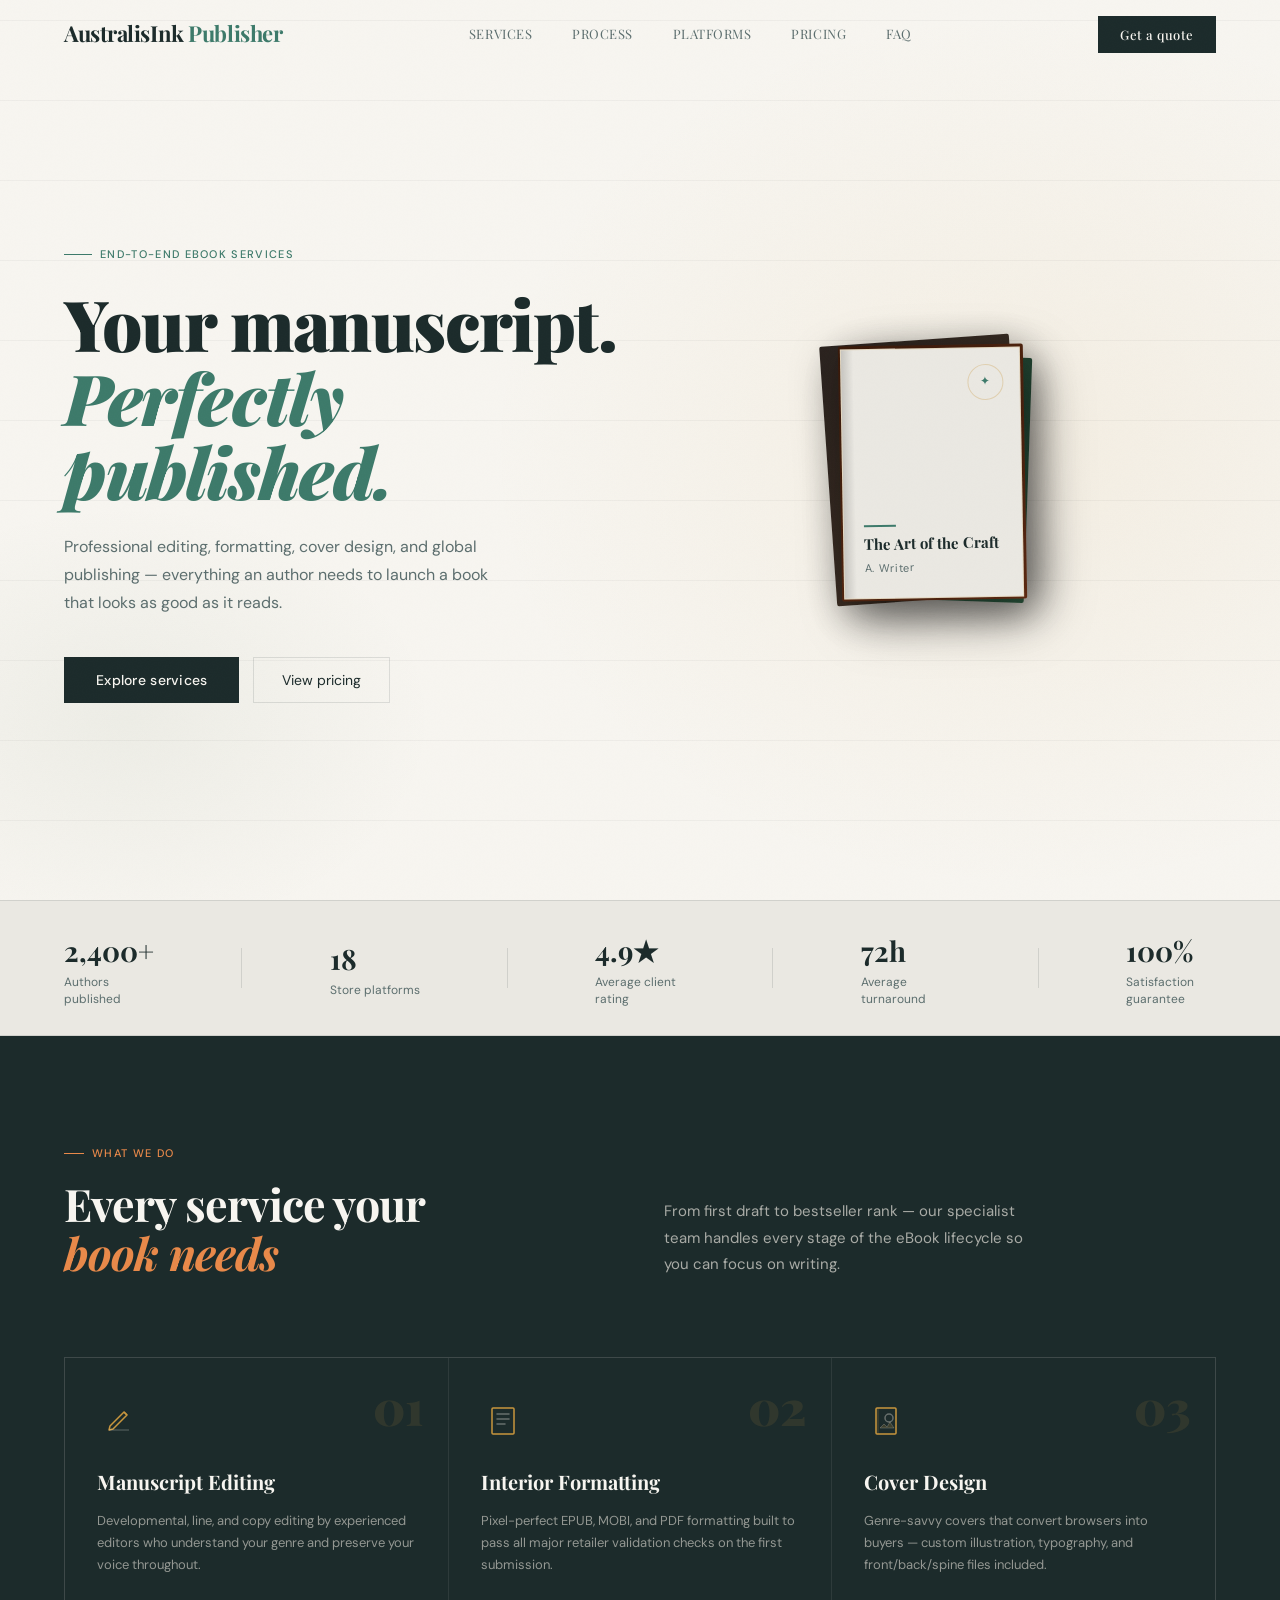
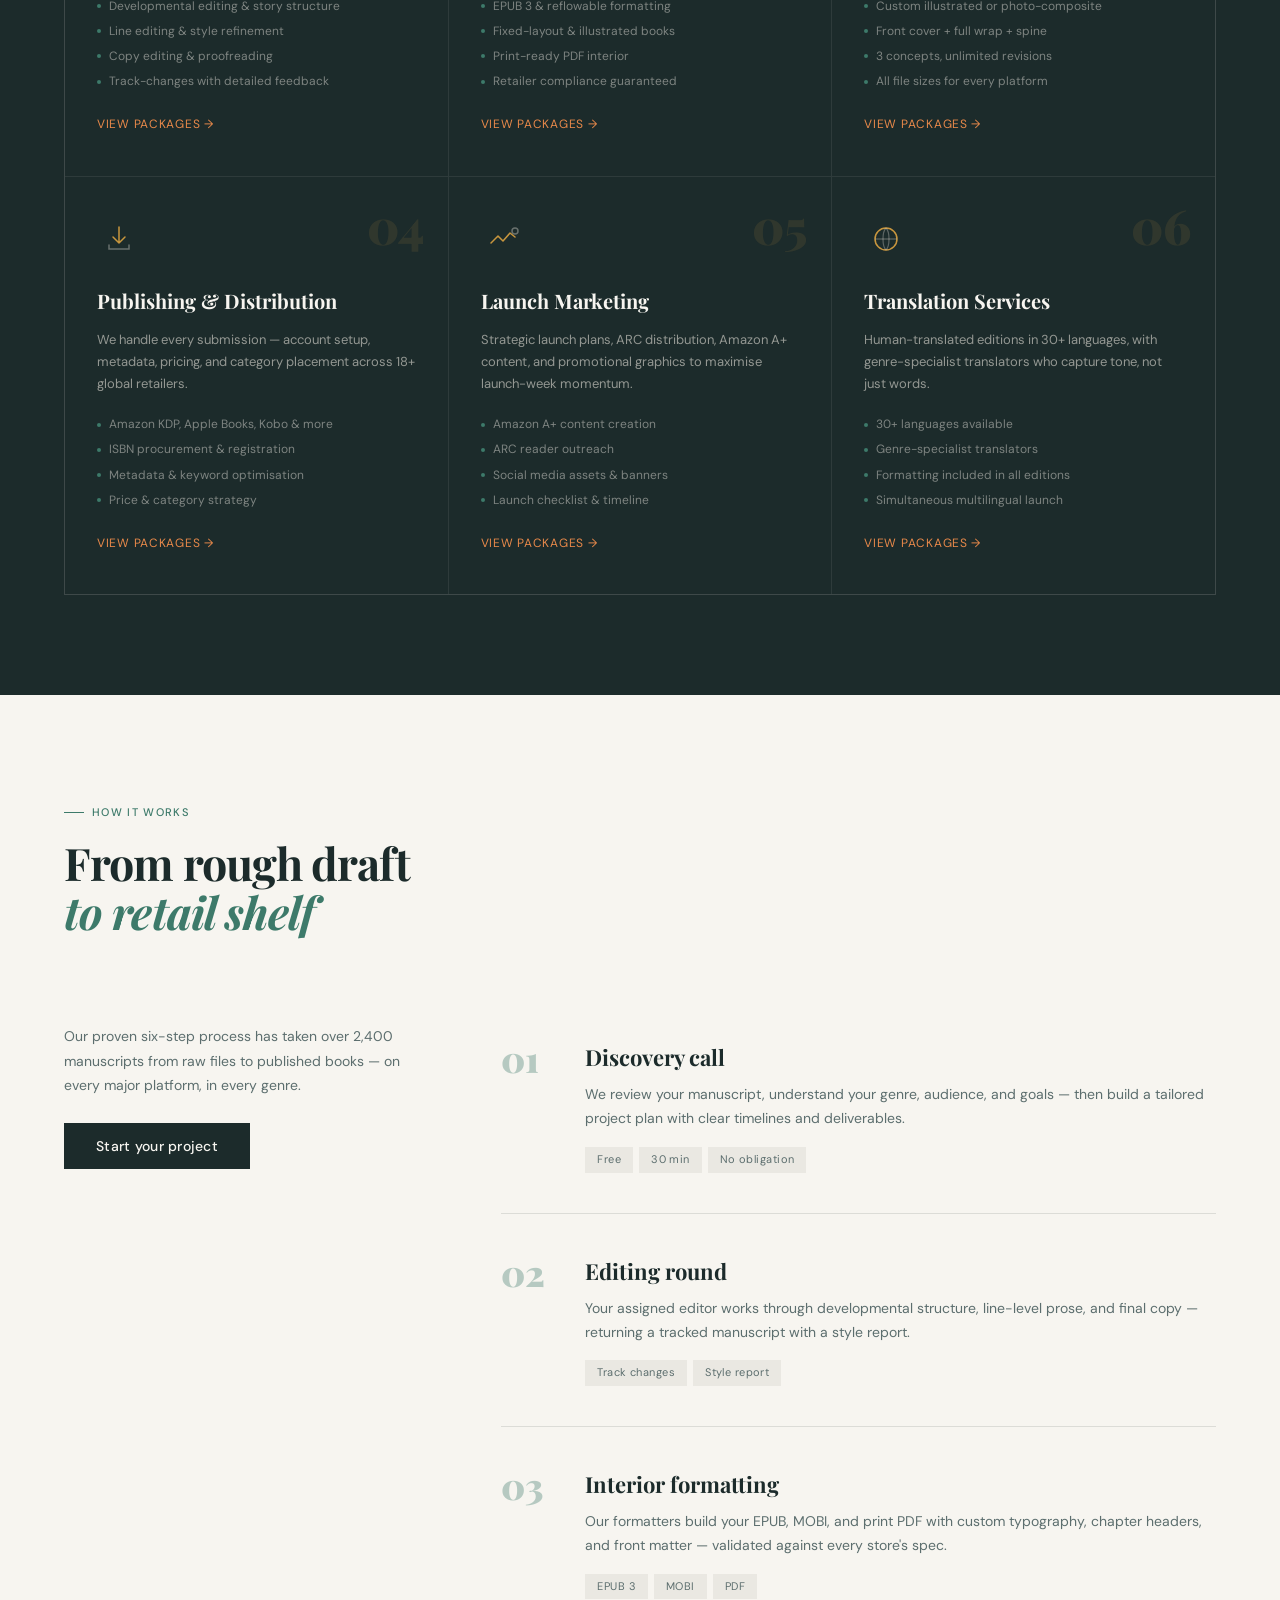
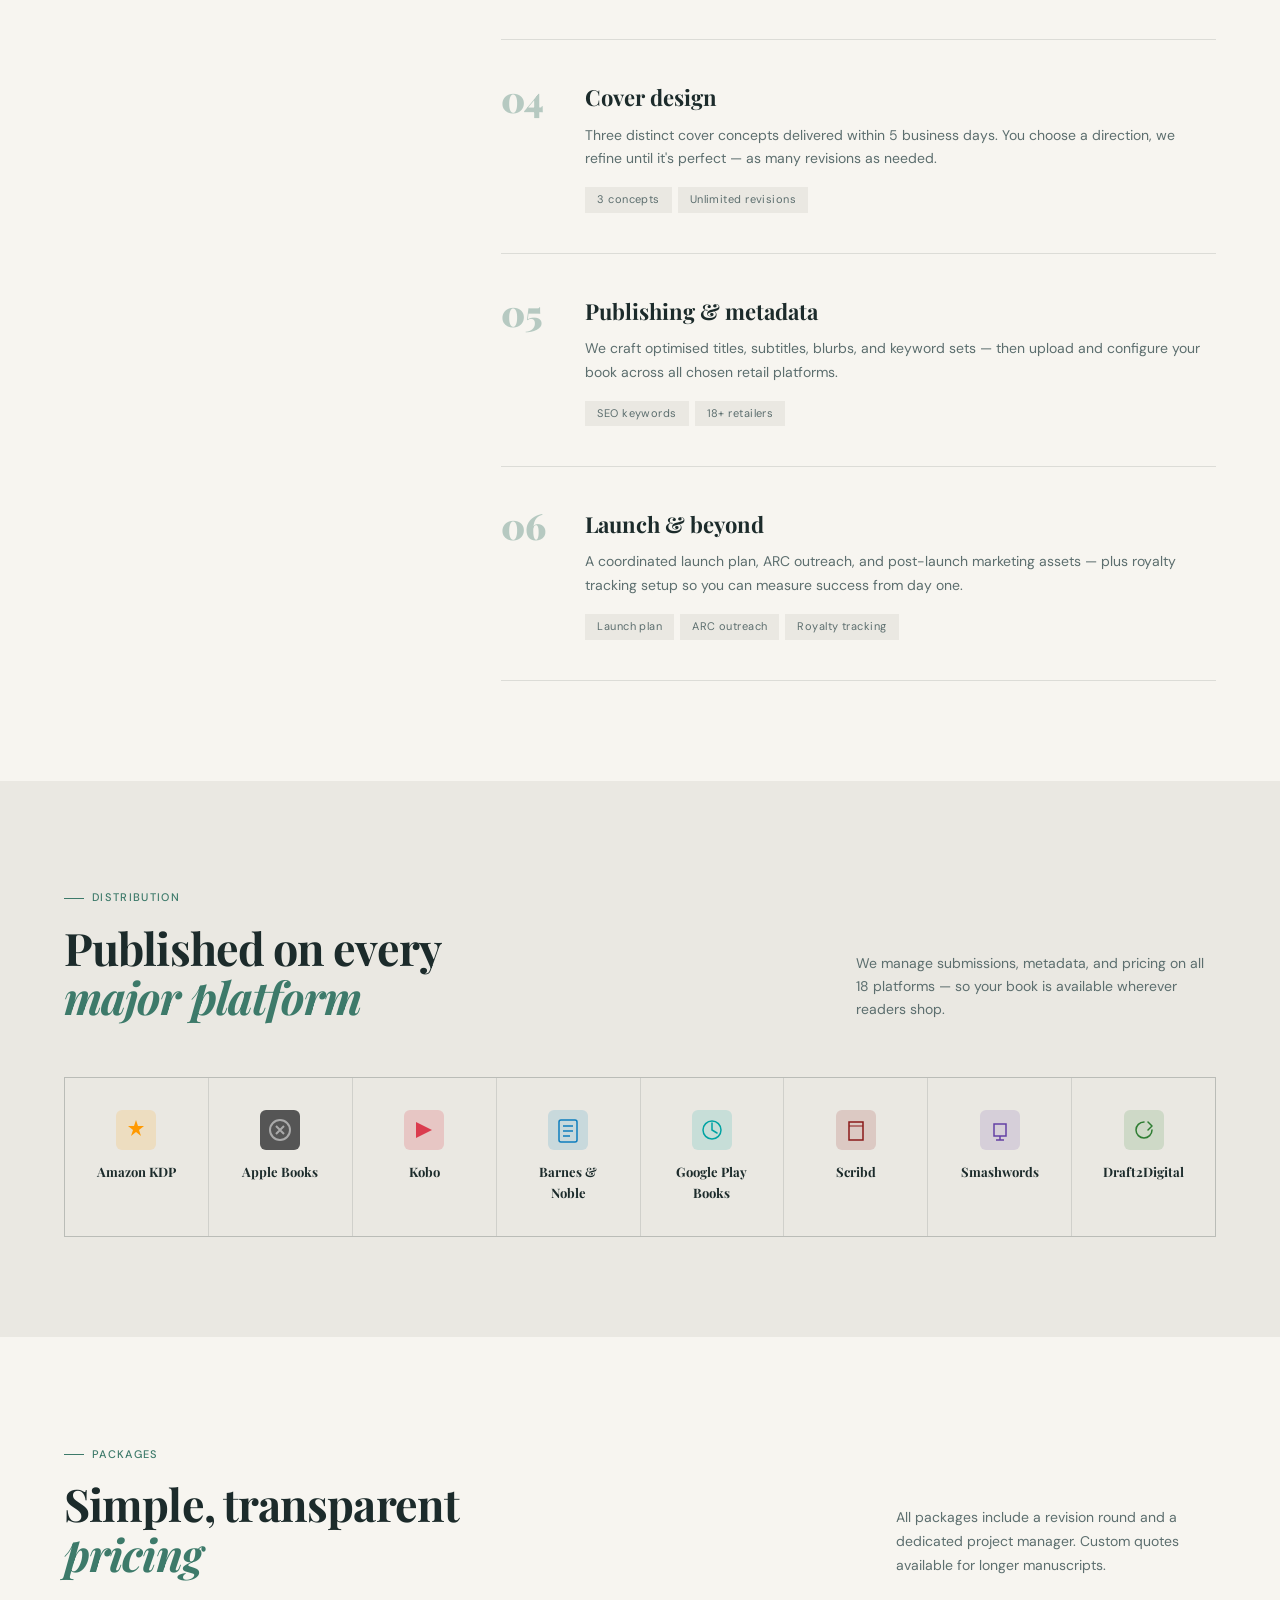
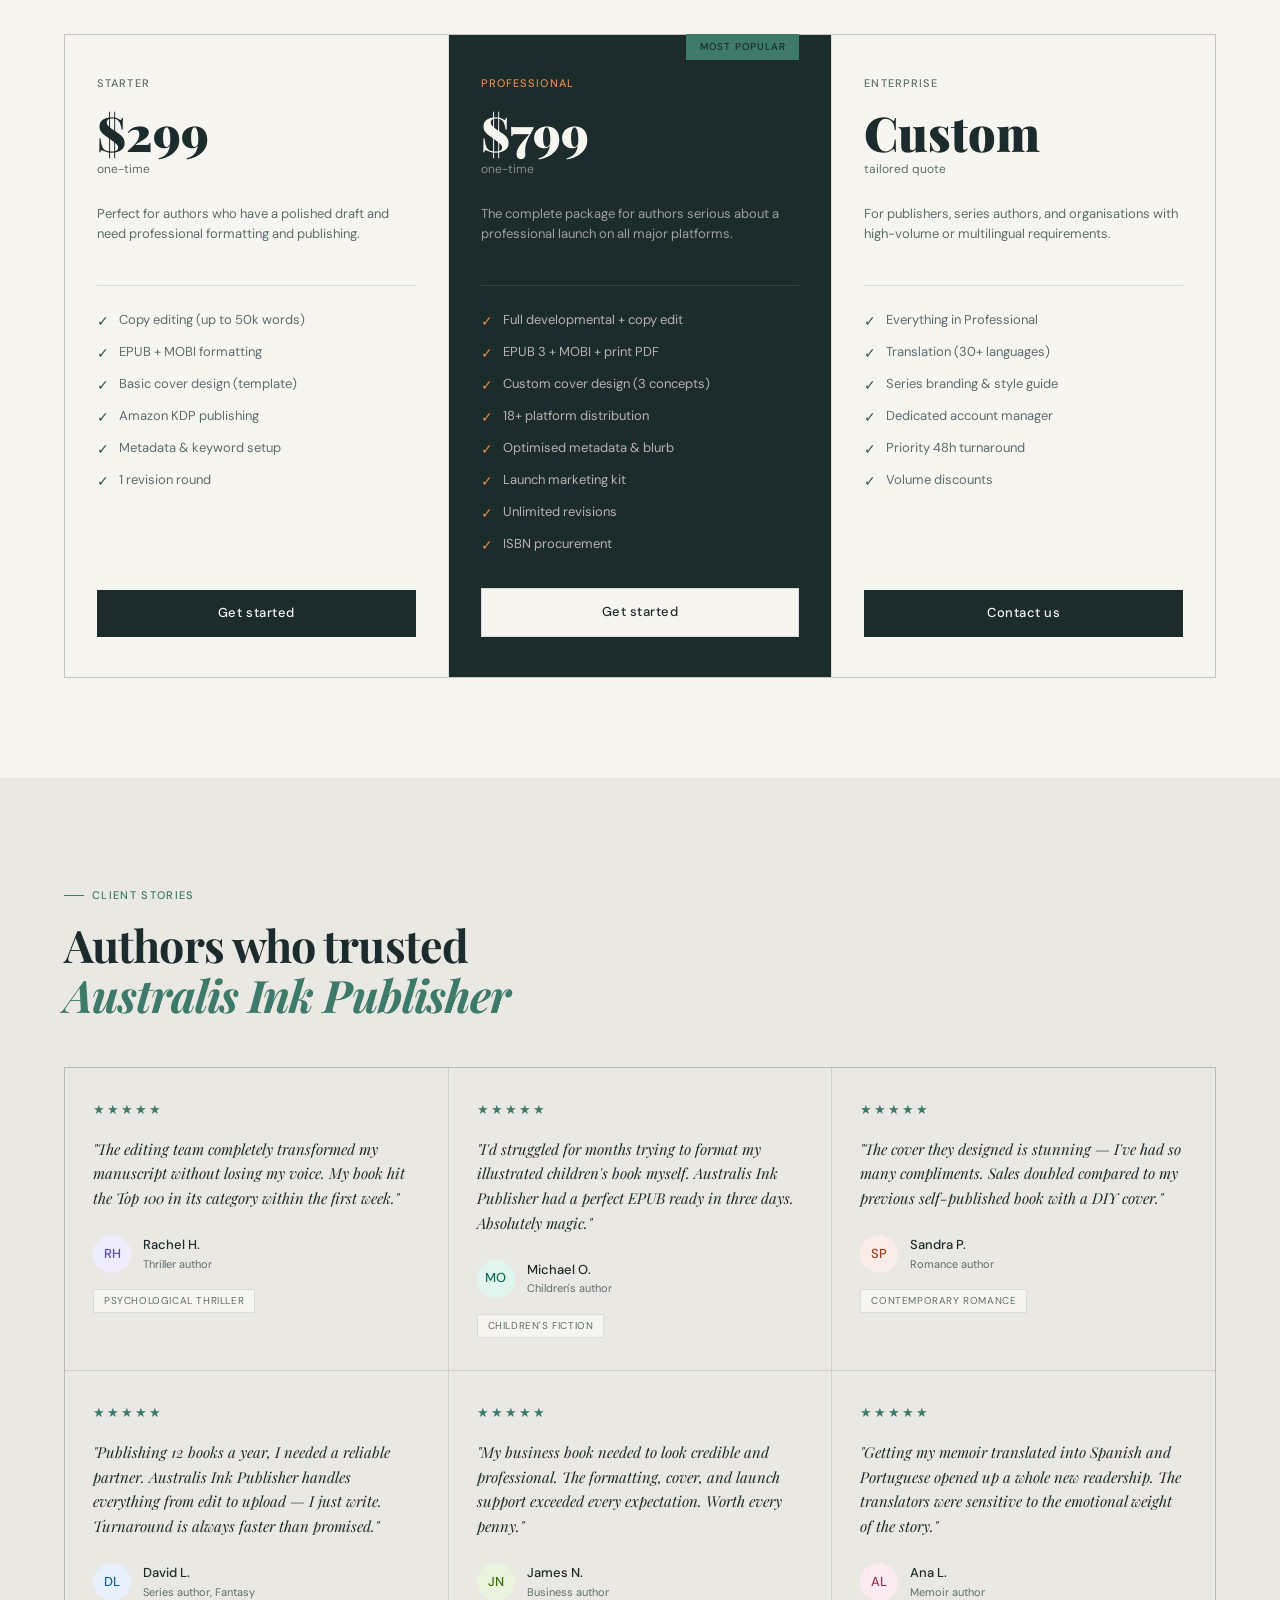
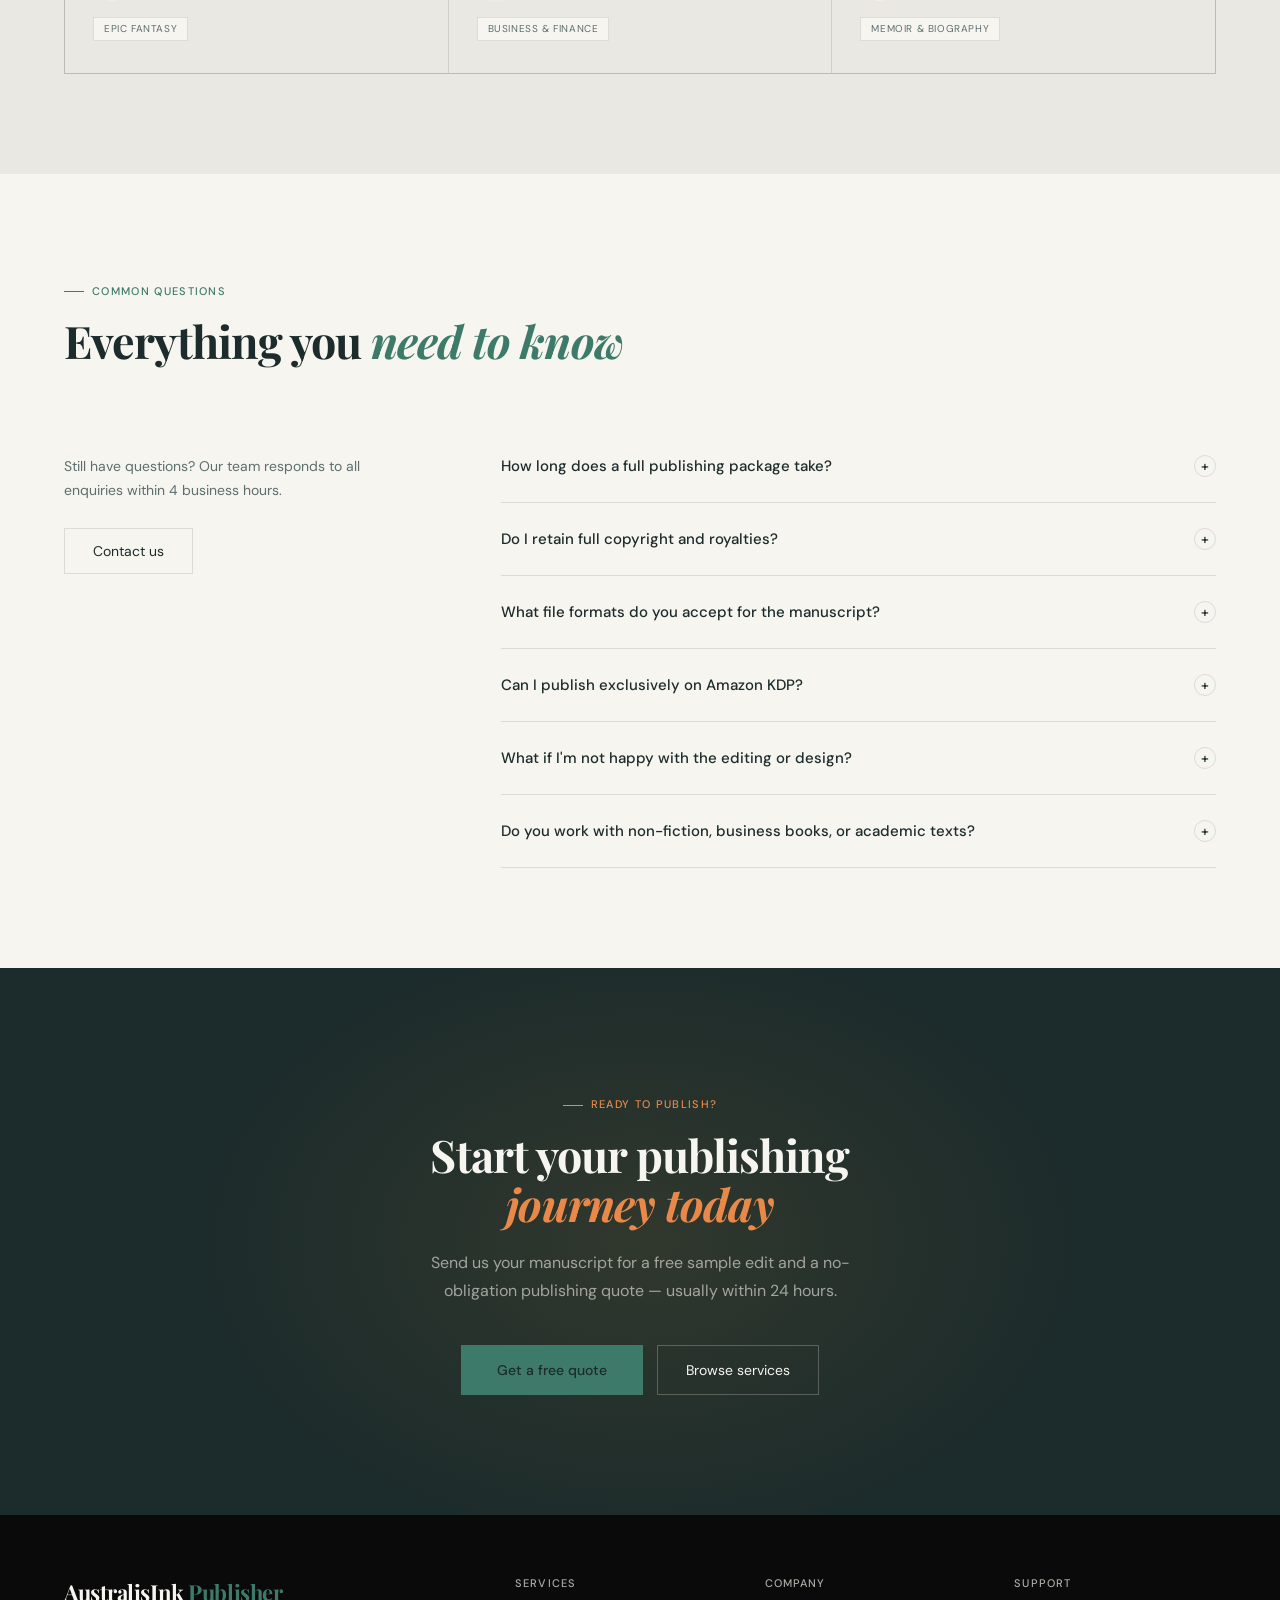
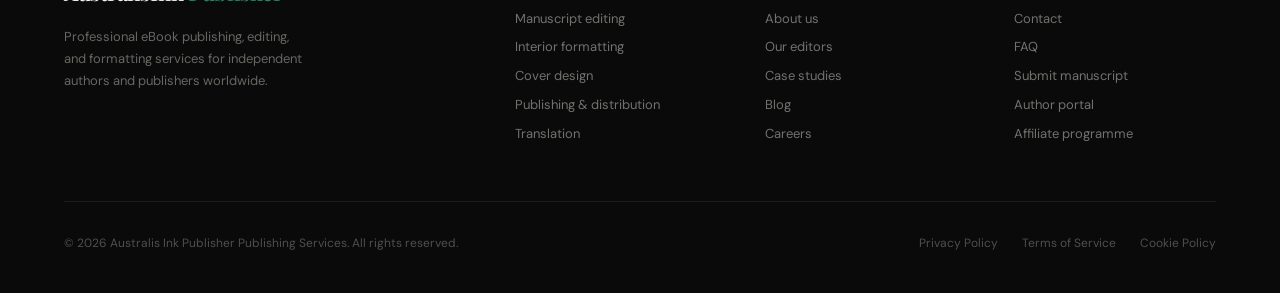
<file: index.html>
<!DOCTYPE html>
<html lang="en-AU" xmlns="http://www.w3.org/1999/html">
<head>
    <meta charset="UTF-8">
    <meta name="viewport" content="width=device-width, initial-scale=1.0">

    <!-- ═══════════════════════════════════════════════
      PRIMARY SEO META TAGS
      - Title follows "Primary Keyword | Brand" pattern, front-loaded
      - Description is 150–160 chars, includes CTA and primary keywords
    ═══════════════════════════════════════════════ -->
    <title>eBook Publishing Services | Editing, Formatting & Cover Design — Australis Ink Publisher</title>
    <meta name="description"
          content="Australis Ink Publisher provides professional eBook editing, interior formatting, cover design, and Amazon KDP publishing. 2,400+ authors published. Get a free quote in 24 hours.">
    <meta name="keywords"
          content="ebook publishing services, ebook editing service, ebook formatting service, ebook cover design, Amazon KDP publishing service, self publishing services, manuscript editing, epub formatting, book distribution, professional ebook services, KDP formatting, indie author publishing, self-published book services">
    <meta name="author" content="Australis Ink Publisher Publishing Services">
    <meta name="robots" content="index, follow, max-snippet:-1, max-image-preview:large, max-video-preview:-1">
    <meta name="theme-color" content="#0D0D0D">
    <link rel="canonical" href="https://www.australisinkpublisher.com/">

    <!-- ═══════════════════════════════════════════════
      OPEN GRAPH (Facebook, LinkedIn, etc.)
    ═══════════════════════════════════════════════ -->
    <meta property="og:type" content="website">
    <meta property="og:url" content="https://www.australisinkpublisher.com/">
    <meta property="og:title"
          content="eBook Publishing Services — Australis Ink Publisher | Editing, Formatting & Global Distribution">
    <meta property="og:description"
          content="From raw manuscript to published bestseller. Professional eBook editing, formatting, cover design, and distribution to Amazon KDP, Apple Books, Kobo & 15 more platforms. 2,400+ authors published.">
    <meta property="og:image" content="https://www.australisinkpublisher.com/og-image.jpg">
    <meta property="og:image:width" content="1200">
    <meta property="og:image:height" content="630">
    <meta property="og:image:alt"
          content="Australis Ink Publisher eBook Publishing Services — Professional editing, formatting and cover design">
    <meta property="og:site_name" content="Australis Ink Publisher Publishing Services">
    <meta property="og:locale" content="en_AU">

    <!-- ═══════════════════════════════════════════════
      TWITTER / X CARD
    ═══════════════════════════════════════════════ -->
    <meta name="twitter:card" content="summary_large_image">
    <meta name="twitter:site" content="@AustralisInkPublishercom">
    <meta name="twitter:creator" content="@AustralisInkPublishercom">
    <meta name="twitter:title" content="Australis Ink Publisher — Professional eBook Publishing, Editing & Formatting">
    <meta name="twitter:description"
          content="Professional eBook editing, formatting, cover design & global distribution. 2,400+ authors published. 4.9★ rated. Get a free quote.">
    <meta name="twitter:image" content="https://www.australisinkpublisher.com/og-image.jpg">
    <meta name="twitter:image:alt" content="Australis Ink Publisher eBook publishing services">

    <!-- ═══════════════════════════════════════════════
      ADDITIONAL CRAWL HINTS
    ═══════════════════════════════════════════════ -->
    <meta name="googlebot" content="index, follow, max-snippet:-1, max-image-preview:large">
    <link rel="alternate" hreflang="en-AU" href="https://www.australisinkpublisher.com/">
    <link rel="alternate" hreflang="x-default" href="https://www.australisinkpublisher.com/">

    <!-- ═══════════════════════════════════════════════
      SCHEMA.ORG STRUCTURED DATA — MULTI-TYPE
    ═══════════════════════════════════════════════ -->

    <!-- 1. ProfessionalService -->
    <script type="application/ld+json">
        {
            "@context": "https://schema.org",
            "@type": "ProfessionalService",
            "@id": "https://www.australisinkpublisher.com/#organisation",
            "name": "Australis Ink Publisher Publishing Services",
            "alternateName": "Australis Ink Publisher",
            "description": "End-to-end eBook publishing services including professional manuscript editing, interior formatting (EPUB/MOBI/PDF), custom cover design, global distribution to 18+ platforms, and launch marketing for independent authors and publishers.",
            "url": "https://www.australisinkpublisher.com",
            "logo": {
                "@type": "ImageObject",
                "url": "https://www.australisinkpublisher.com/logo.png",
                "width": 200,
                "height": 60
            },
            "image": "https://www.australisinkpublisher.com/og-image.jpg",
            "telephone": "+61-1800-AUSTRALIS",
            "email": "hello@australisinkpublisher.com",
            "address": {
                "@type": "PostalAddress",
                "addressCountry": "AU"
            },
            "priceRange": "$$",
            "currenciesAccepted": "AUD",
            "paymentAccepted": "Credit Card, PayPal, Bank Transfer",
            "serviceType": [
                "eBook Publishing",
                "Manuscript Editing",
                "eBook Formatting",
                "Book Cover Design",
                "Book Distribution",
                "Translation Services",
                "Launch Marketing"
            ],
            "hasOfferCatalog": {
                "@type": "OfferCatalog",
                "name": "eBook Publishing Packages",
                "itemListElement": [
                    {
                        "@type": "Offer",
                        "name": "Starter Package",
                        "price": "299",
                        "priceCurrency": "AUD",
                        "description": "Copy editing, EPUB+MOBI formatting, basic cover design, Amazon KDP publishing, metadata & keyword setup."
                    },
                    {
                        "@type": "Offer",
                        "name": "Professional Package",
                        "price": "799",
                        "priceCurrency": "AUD",
                        "description": "Full developmental & copy editing, EPUB 3 + MOBI + print PDF, custom cover design (3 concepts), 18+ platform distribution, optimised metadata, launch marketing kit, unlimited revisions, ISBN procurement."
                    },
                    {
                        "@type": "Offer",
                        "name": "Enterprise Package",
                        "description": "Custom quote. Everything in Professional plus translation (30+ languages), series branding, dedicated account manager, priority 48h turnaround, volume discounts."
                    }
                ]
            },
            "aggregateRating": {
                "@type": "AggregateRating",
                "ratingValue": "4.9",
                "reviewCount": "847",
                "bestRating": "5",
                "worstRating": "1"
            },
            "review": [
                {
                    "@type": "Review",
                    "author": {
                        "@type": "Person",
                        "name": "Rachel H."
                    },
                    "reviewRating": {
                        "@type": "Rating",
                        "ratingValue": "5",
                        "bestRating": "5"
                    },
                    "reviewBody": "The editing team completely transformed my manuscript without losing my voice. My book hit the Top 100 in its category within the first week.",
                    "name": "Transformed my manuscript"
                },
                {
                    "@type": "Review",
                    "author": {
                        "@type": "Person",
                        "name": "Michael O."
                    },
                    "reviewRating": {
                        "@type": "Rating",
                        "ratingValue": "5",
                        "bestRating": "5"
                    },
                    "reviewBody": "I'd struggled for months trying to format my illustrated children's book myself. Australis Ink Publisher had a perfect EPUB ready in three days. Absolutely magic.",
                    "name": "Perfect EPUB in three days"
                },
                {
                    "@type": "Review",
                    "author": {
                        "@type": "Person",
                        "name": "Sandra P."
                    },
                    "reviewRating": {
                        "@type": "Rating",
                        "ratingValue": "5",
                        "bestRating": "5"
                    },
                    "reviewBody": "The cover they designed is stunning. Sales doubled compared to my previous self-published book with a DIY cover.",
                    "name": "Sales doubled with professional cover"
                }
            ],
            "sameAs": [
                "https://twitter.com/AustralisInkPublishercom",
                "https://www.facebook.com/AustralisInkPublishercom",
                "https://www.linkedin.com/company/AustralisInkPublisher"
            ]
        }
    </script>

    <!-- 2. FAQPage — enables FAQ rich snippets -->
    <script type="application/ld+json">
        {
            "@context": "https://schema.org",
            "@type": "FAQPage",
            "name": "Australis Ink Publisher — Frequently Asked Questions",
            "mainEntity": [
                {
                    "@type": "Question",
                    "name": "How long does a full eBook publishing package take?",
                    "acceptedAnswer": {
                        "@type": "Answer",
                        "text": "Most Professional packages are completed in 3–5 weeks, depending on manuscript length and revision rounds. Starter packages typically take 7–10 business days. We also offer a 48-hour priority service for urgent projects at an additional fee."
                    }
                },
                {
                    "@type": "Question",
                    "name": "Do I retain full copyright and royalties after publishing?",
                    "acceptedAnswer": {
                        "@type": "Answer",
                        "text": "Absolutely. You retain 100% of your copyright and all royalties. We are a services company — we never take a percentage of sales or any ongoing rights. You own everything we produce for you, including cover art and formatted files."
                    }
                },
                {
                    "@type": "Question",
                    "name": "What manuscript file formats do you accept?",
                    "acceptedAnswer": {
                        "@type": "Answer",
                        "text": "We accept .docx (Microsoft Word), .pages, .rtf, .odt, and Google Docs (shared link). Most authors submit in Word format. If you have a specific format, contact us and we'll advise the best way to submit."
                    }
                },
                {
                    "@type": "Question",
                    "name": "Can I publish exclusively on Amazon KDP (Kindle Unlimited)?",
                    "acceptedAnswer": {
                        "@type": "Answer",
                        "text": "Yes. We support KDP Select (Kindle Unlimited exclusive) and wide distribution to 18+ platforms. We'll advise on the pros and cons of each strategy for your genre before you decide — the choice is always yours."
                    }
                },
                {
                    "@type": "Question",
                    "name": "What if I'm not happy with the editing or cover design?",
                    "acceptedAnswer": {
                        "@type": "Answer",
                        "text": "All packages include at least one full revision round, and the Professional package includes unlimited revisions until you are satisfied. In the unlikely event you're not happy after revisions, we offer a full refund on that service — no questions asked."
                    }
                },
                {
                    "@type": "Question",
                    "name": "Do you publish non-fiction, business books, or academic texts?",
                    "acceptedAnswer": {
                        "@type": "Answer",
                        "text": "Yes — we work across all genres and formats including business, self-help, memoir, cookbooks, children's books, academic texts, and more. Complex layouts, charts, and illustrations are handled by our specialist formatting team."
                    }
                },
                {
                    "@type": "Question",
                    "name": "How much does eBook publishing cost?",
                    "acceptedAnswer": {
                        "@type": "Answer",
                        "text": "Our Starter package begins at $299 (one-time) for copy editing, EPUB/MOBI formatting, basic cover design, and Amazon KDP publishing. The Professional package is $799 and includes full editing, custom cover design with 3 concepts, 18+ platform distribution, and a launch marketing kit. Enterprise pricing is custom — contact us for a quote."
                    }
                },
                {
                    "@type": "Question",
                    "name": "Which eBook stores do you distribute to?",
                    "acceptedAnswer": {
                        "@type": "Answer",
                        "text": "We distribute to 18+ global platforms including Amazon KDP, Apple Books, Kobo, Barnes & Noble, Google Play Books, Scribd, Smashwords, and Draft2Digital. We handle all submissions, metadata, and pricing configuration."
                    }
                }
            ]
        }
    </script>

    <!-- 3. WebSite + SearchAction -->
    <script type="application/ld+json">
        {
            "@context": "https://schema.org",
            "@type": "WebSite",
            "@id": "https://www.australisinkpublisher.com/#website",
            "url": "https://www.australisinkpublisher.com",
            "name": "Australis Ink Publisher Publishing Services",
            "description": "Professional eBook publishing, editing, formatting, and global distribution services.",
            "publisher": {
                "@id": "https://www.australisinkpublisher.com/#organisation"
            },
            "potentialAction": {
                "@type": "SearchAction",
                "target": {
                    "@type": "EntryPoint",
                    "urlTemplate": "https://www.australisinkpublisher.com/search?q={search_term_string}"
                },
                "query-input": "required name=search_term_string"
            }
        }
    </script>

    <!-- 4. BreadcrumbList -->
    <script type="application/ld+json">
        {
            "@context": "https://schema.org",
            "@type": "BreadcrumbList",
            "itemListElement": [
                {
                    "@type": "ListItem",
                    "position": 1,
                    "name": "Home",
                    "item": "https://www.australisinkpublisher.com/"
                },
                {
                    "@type": "ListItem",
                    "position": 2,
                    "name": "Services",
                    "item": "https://www.australisinkpublisher.com/#services"
                },
                {
                    "@type": "ListItem",
                    "position": 3,
                    "name": "Pricing",
                    "item": "https://www.australisinkpublisher.com/#pricing"
                }
            ]
        }
    </script>

    <!-- 5. ItemList — Service offerings for carousel potential -->
    <script type="application/ld+json">
        {
            "@context": "https://schema.org",
            "@type": "ItemList",
            "name": "Australis Ink Publisher eBook Publishing Services",
            "itemListElement": [
                {
                    "@type": "ListItem",
                    "position": 1,
                    "item": {
                        "@type": "Service",
                        "name": "Manuscript Editing",
                        "description": "Developmental, line, and copy editing by experienced editors. Includes track-changes feedback and style report.",
                        "provider": {
                            "@id": "https://www.australisinkpublisher.com/#organisation"
                        },
                        "url": "https://www.australisinkpublisher.com/#services"
                    }
                },
                {
                    "@type": "ListItem",
                    "position": 2,
                    "item": {
                        "@type": "Service",
                        "name": "eBook Interior Formatting",
                        "description": "EPUB 3, MOBI, and print-ready PDF formatting. Retailer compliance guaranteed on first submission.",
                        "provider": {
                            "@id": "https://www.australisinkpublisher.com/#organisation"
                        },
                        "url": "https://www.australisinkpublisher.com/#services"
                    }
                },
                {
                    "@type": "ListItem",
                    "position": 3,
                    "item": {
                        "@type": "Service",
                        "name": "eBook Cover Design",
                        "description": "Custom genre-targeted cover design. 3 concepts, unlimited revisions, all platform file sizes included.",
                        "provider": {
                            "@id": "https://www.australisinkpublisher.com/#organisation"
                        },
                        "url": "https://www.australisinkpublisher.com/#services"
                    }
                },
                {
                    "@type": "ListItem",
                    "position": 4,
                    "item": {
                        "@type": "Service",
                        "name": "eBook Publishing & Distribution",
                        "description": "Submission, metadata, pricing, and category placement across 18+ global eBook retailers.",
                        "provider": {
                            "@id": "https://www.australisinkpublisher.com/#organisation"
                        },
                        "url": "https://www.australisinkpublisher.com/#services"
                    }
                },
                {
                    "@type": "ListItem",
                    "position": 5,
                    "item": {
                        "@type": "Service",
                        "name": "Book Launch Marketing",
                        "description": "ARC distribution, Amazon A+ content, social media assets, and coordinated launch strategy.",
                        "provider": {
                            "@id": "https://www.australisinkpublisher.com/#organisation"
                        },
                        "url": "https://www.australisinkpublisher.com/#services"
                    }
                },
                {
                    "@type": "ListItem",
                    "position": 6,
                    "item": {
                        "@type": "Service",
                        "name": "Book Translation Services",
                        "description": "Human translation into 30+ languages by genre-specialist translators, formatting included.",
                        "provider": {
                            "@id": "https://www.australisinkpublisher.com/#organisation"
                        },
                        "url": "https://www.australisinkpublisher.com/#services"
                    }
                }
            ]
        }
    </script>

    <script src="static/script.js" defer></script>

    <link rel="preconnect" href="https://fonts.googleapis.com">
    <link href="https://fonts.googleapis.com/css2?family=Playfair+Display:ital,wght@0,400;0,700;0,900;1,400&family=DM+Sans:wght@300;400;500&display=swap"
          rel="stylesheet">
    <link rel="stylesheet" href="static/style.css">
</head>
<body>

<!-- NAV -->
<nav id="main-nav" aria-label="Main navigation">
    <div class="nav-logo">AustralisInk<span> Publisher</span></div>
    <ul class="nav-links" id="nav-links" role="menubar">
        <li role="none"><a href="services-hub.html" role="menuitem">Services</a></li>
        <li role="none"><a href="manuscript-editing.html" role="menuitem">Process</a></li>
        <li role="none"><a href="resources.html" role="menuitem">Platforms</a></li>
        <li role="none"><a href="#pricing" role="menuitem">Pricing</a></li>
        <li role="none"><a href="#faq" role="menuitem">FAQ</a></li>
    </ul>
    <button class="nav-cta desktop-cta"
            onclick="document.getElementById('cta-section').scrollIntoView({behavior:'smooth'})">Get a quote
    </button>

    <!-- Hamburger button — mobile only -->
    <button class="hamburger" id="hamburger" aria-label="Open navigation menu" aria-expanded="false"
            aria-controls="mobile-menu">
        <span class="ham-bar"></span>
        <span class="ham-bar"></span>
        <span class="ham-bar"></span>
    </button>
</nav>

<!-- MOBILE MENU OVERLAY -->
<div class="mobile-menu" id="mobile-menu" aria-hidden="true" role="dialog" aria-label="Navigation menu">
    <div class="mobile-menu-inner">
        <ul class="mobile-nav-links">
            <li><a href="services-hub.html" onclick="closeMobileMenu()">Services</a></li>
            <li><a href="manuscript-editing.html" onclick="closeMobileMenu()">Process</a></li>
            <li><a href="resources.html" onclick="closeMobileMenu()">Platforms</a></li>
            <li><a href="#pricing" onclick="closeMobileMenu()">Pricing</a></li>
            <li><a href="#faq" onclick="closeMobileMenu()">FAQ</a></li>
        </ul>
        <button class="mobile-cta"
                onclick="closeMobileMenu(); document.getElementById('cta-section').scrollIntoView({behavior:'smooth'})">
            Get a free quote
        </button>
    </div>
</div>

<!-- HERO -->
<main>
    <section class="hero" aria-labelledby="hero-heading">
        <div class="hero-bg" aria-hidden="true"></div>
        <div class="hero-lines" aria-hidden="true"></div>
        <div class="hero-content">
            <div class="hero-eyebrow">End-to-end eBook services</div>
            <h1 id="hero-heading">
                Your manuscript.<br>
                <em>Perfectly published.</em>
            </h1>
            <p class="hero-desc">Professional editing, formatting, cover design, and global publishing — everything an
                author needs to launch a book that looks as good as it reads.</p>
            <div class="hero-actions">
                <button class="btn-primary"
                        onclick="document.getElementById('services').scrollIntoView({behavior:'smooth'})">Explore
                    services
                </button>
                <button class="btn-outline"
                        onclick="document.getElementById('pricing').scrollIntoView({behavior:'smooth'})">View pricing
                </button>
            </div>
        </div>
        <div class="hero-visual" aria-hidden="true">
            <div class="book-stack">
                <div class="book-spine"></div>
                <div class="book-spine"></div>
                <div class="book-spine"></div>
                <div class="book-front">
                    <div class="book-decoration"></div>
                    <div>
                        <div class="book-gold-rule"></div>
                        <div class="book-title-label">The Art of the Craft</div>
                        <div class="book-author-label">A. Writer</div>
                    </div>
                </div>
            </div>
        </div>
    </section>

    <!-- TRUST BAR -->
    <div class="trust-bar" role="region" aria-label="Key statistics">
        <div class="trust-item">
            <div>
                <div class="trust-num">2,400+</div>
                <div class="trust-label">Authors published</div>
            </div>
        </div>
        <div class="trust-divider" aria-hidden="true"></div>
        <div class="trust-item">
            <div>
                <div class="trust-num">18</div>
                <div class="trust-label">Store platforms</div>
            </div>
        </div>
        <div class="trust-divider" aria-hidden="true"></div>
        <div class="trust-item">
            <div>
                <div class="trust-num">4.9★</div>
                <div class="trust-label">Average client rating</div>
            </div>
        </div>
        <div class="trust-divider" aria-hidden="true"></div>
        <div class="trust-item">
            <div>
                <div class="trust-num">72h</div>
                <div class="trust-label">Average turnaround</div>
            </div>
        </div>
        <div class="trust-divider" aria-hidden="true"></div>
        <div class="trust-item">
            <div>
                <div class="trust-num">100%</div>
                <div class="trust-label">Satisfaction guarantee</div>
            </div>
        </div>
    </div>

    <!-- SERVICES -->
    <section class="services-section" id="services" aria-labelledby="services-heading">
        <div class="services-header reveal">
            <div>
                <div class="section-tag">What we do</div>
                <h2 class="section-heading" id="services-heading">Every service your<br><em>book needs</em></h2>
            </div>
            <p class="services-intro">From first draft to bestseller rank — our specialist team handles every stage of
                the eBook lifecycle so you can focus on writing.</p>
        </div>
        <div class="services-grid">

            <!-- 1 Editing -->
            <article class="service-card reveal">
                <div class="service-num">01</div>
                <div class="service-icon">
                    <svg viewBox="0 0 32 32" fill="none" xmlns="http://www.w3.org/2000/svg">
                        <path d="M6 26l4-1 14-14-3-3L7 22l-1 4z" stroke="#C8963E" stroke-width="1.5"
                              stroke-linejoin="round"/>
                        <path d="M21 8l3 3" stroke="#C8963E" stroke-width="1.5"/>
                        <path d="M6 26h20" stroke="rgba(245,240,232,0.2)" stroke-width="1.5"/>
                    </svg>
                </div>
                <h3 class="service-title">Manuscript Editing</h3>
                <p class="service-desc">Developmental, line, and copy editing by experienced editors who understand your
                    genre and preserve your voice throughout.</p>
                <ul class="service-features">
                    <li>Developmental editing &amp; story structure</li>
                    <li>Line editing &amp; style refinement</li>
                    <li>Copy editing &amp; proofreading</li>
                    <li>Track-changes with detailed feedback</li>
                </ul>
                <a class="service-link" href="#pricing">View packages →</a>
            </article>

            <!-- 2 Formatting -->
            <article class="service-card reveal reveal-delay-1">
                <div class="service-num">02</div>
                <div class="service-icon">
                    <svg viewBox="0 0 32 32" fill="none">
                        <rect x="5" y="4" width="22" height="26" rx="1" stroke="#C8963E" stroke-width="1.5"/>
                        <path d="M10 10h12M10 15h12M10 20h8" stroke="rgba(245,240,232,0.35)" stroke-width="1.5"
                              stroke-linecap="round"/>
                    </svg>
                </div>
                <h3 class="service-title">Interior Formatting</h3>
                <p class="service-desc">Pixel-perfect EPUB, MOBI, and PDF formatting built to pass all major retailer
                    validation checks on the first submission.</p>
                <ul class="service-features">
                    <li>EPUB 3 &amp; reflowable formatting</li>
                    <li>Fixed-layout &amp; illustrated books</li>
                    <li>Print-ready PDF interior</li>
                    <li>Retailer compliance guaranteed</li>
                </ul>
                <a class="service-link" href="#pricing">View packages →</a>
            </article>

            <!-- 3 Cover Design -->
            <article class="service-card reveal reveal-delay-2">
                <div class="service-num">03</div>
                <div class="service-icon">
                    <svg viewBox="0 0 32 32" fill="none">
                        <rect x="6" y="4" width="20" height="26" rx="1" stroke="#C8963E" stroke-width="1.5"/>
                        <path d="M6 4h3v26H6z" fill="rgba(200,150,62,0.15)"/>
                        <circle cx="19" cy="14" r="4" stroke="rgba(245,240,232,0.35)" stroke-width="1.5"/>
                        <path d="M10 24l4-4 3 3 3-5 4 6H10z" fill="rgba(200,150,62,0.2)" stroke="rgba(245,240,232,0.2)"
                              stroke-width="1"/>
                    </svg>
                </div>
                <h3 class="service-title">Cover Design</h3>
                <p class="service-desc">Genre-savvy covers that convert browsers into buyers — custom illustration,
                    typography, and front/back/spine files included.</p>
                <ul class="service-features">
                    <li>Custom illustrated or photo-composite</li>
                    <li>Front cover + full wrap + spine</li>
                    <li>3 concepts, unlimited revisions</li>
                    <li>All file sizes for every platform</li>
                </ul>
                <a class="service-link" href="#pricing">View packages →</a>
            </article>

            <!-- 4 Publishing -->
            <article class="service-card reveal">
                <div class="service-num">04</div>
                <div class="service-icon">
                    <svg viewBox="0 0 32 32" fill="none">
                        <path d="M16 4v16M10 14l6 6 6-6" stroke="#C8963E" stroke-width="1.5" stroke-linecap="round"
                              stroke-linejoin="round"/>
                        <path d="M6 22v4h20v-4" stroke="rgba(245,240,232,0.35)" stroke-width="1.5"
                              stroke-linecap="round"/>
                    </svg>
                </div>
                <h3 class="service-title">Publishing &amp; Distribution</h3>
                <p class="service-desc">We handle every submission — account setup, metadata, pricing, and category
                    placement across 18+ global retailers.</p>
                <ul class="service-features">
                    <li>Amazon KDP, Apple Books, Kobo &amp; more</li>
                    <li>ISBN procurement &amp; registration</li>
                    <li>Metadata &amp; keyword optimisation</li>
                    <li>Price &amp; category strategy</li>
                </ul>
                <a class="service-link" href="#pricing">View packages →</a>
            </article>

            <!-- 5 Marketing -->
            <article class="service-card reveal reveal-delay-1">
                <div class="service-num">05</div>
                <div class="service-icon">
                    <svg viewBox="0 0 32 32" fill="none">
                        <path d="M4 20l7-7 5 5 7-8 5 4" stroke="#C8963E" stroke-width="1.5" stroke-linecap="round"
                              stroke-linejoin="round"/>
                        <circle cx="28" cy="8" r="3" stroke="rgba(245,240,232,0.35)" stroke-width="1.5"/>
                    </svg>
                </div>
                <h3 class="service-title">Launch Marketing</h3>
                <p class="service-desc">Strategic launch plans, ARC distribution, Amazon A+ content, and promotional
                    graphics to maximise launch-week momentum.</p>
                <ul class="service-features">
                    <li>Amazon A+ content creation</li>
                    <li>ARC reader outreach</li>
                    <li>Social media assets &amp; banners</li>
                    <li>Launch checklist &amp; timeline</li>
                </ul>
                <a class="service-link" href="#pricing">View packages →</a>
            </article>

            <!-- 6 Translation -->
            <article class="service-card reveal reveal-delay-2">
                <div class="service-num">06</div>
                <div class="service-icon">
                    <svg viewBox="0 0 32 32" fill="none">
                        <circle cx="16" cy="16" r="11" stroke="#C8963E" stroke-width="1.5"/>
                        <path d="M16 5c-4 4-4 18 0 22M16 5c4 4 4 18 0 22" stroke="rgba(245,240,232,0.3)"
                              stroke-width="1.2"/>
                        <path d="M5 16h22" stroke="rgba(245,240,232,0.3)" stroke-width="1.2"/>
                    </svg>
                </div>
                <h3 class="service-title">Translation Services</h3>
                <p class="service-desc">Human-translated editions in 30+ languages, with genre-specialist translators
                    who capture tone, not just words.</p>
                <ul class="service-features">
                    <li>30+ languages available</li>
                    <li>Genre-specialist translators</li>
                    <li>Formatting included in all editions</li>
                    <li>Simultaneous multilingual launch</li>
                </ul>
                <a class="service-link" href="#pricing">View packages →</a>
            </article>

        </div>
    </section>

    <!-- PROCESS -->
    <section class="process-section" id="process" aria-labelledby="process-heading">
        <div class="reveal">
            <div class="section-tag">How it works</div>
            <h2 class="section-heading" id="process-heading">From rough draft<br><em>to retail shelf</em></h2>
        </div>
        <div class="process-layout">
            <div class="process-sticky reveal">
                <p class="process-aside-text">Our proven six-step process has taken over 2,400 manuscripts from raw
                    files to published books — on every major platform, in every genre.</p>
                <br>
                <button class="btn-primary"
                        onclick="document.getElementById('cta-section').scrollIntoView({behavior:'smooth'})">Start your
                    project
                </button>
            </div>
            <div class="process-steps" role="list">
                <div class="process-step reveal" role="listitem">
                    <div class="step-index">01</div>
                    <div class="step-content">
                        <h3>Discovery call</h3>
                        <p>We review your manuscript, understand your genre, audience, and goals — then build a tailored
                            project plan with clear timelines and deliverables.</p>
                        <div class="step-tags"><span class="step-tag">Free</span><span
                                class="step-tag">30 min</span><span class="step-tag">No obligation</span></div>
                    </div>
                </div>
                <div class="process-step reveal" role="listitem">
                    <div class="step-index">02</div>
                    <div class="step-content">
                        <h3>Editing round</h3>
                        <p>Your assigned editor works through developmental structure, line-level prose, and final copy
                            — returning a tracked manuscript with a style report.</p>
                        <div class="step-tags"><span class="step-tag">Track changes</span><span class="step-tag">Style report</span>
                        </div>
                    </div>
                </div>
                <div class="process-step reveal" role="listitem">
                    <div class="step-index">03</div>
                    <div class="step-content">
                        <h3>Interior formatting</h3>
                        <p>Our formatters build your EPUB, MOBI, and print PDF with custom typography, chapter headers,
                            and front matter — validated against every store's spec.</p>
                        <div class="step-tags"><span class="step-tag">EPUB 3</span><span
                                class="step-tag">MOBI</span><span class="step-tag">PDF</span></div>
                    </div>
                </div>
                <div class="process-step reveal" role="listitem">
                    <div class="step-index">04</div>
                    <div class="step-content">
                        <h3>Cover design</h3>
                        <p>Three distinct cover concepts delivered within 5 business days. You choose a direction, we
                            refine until it's perfect — as many revisions as needed.</p>
                        <div class="step-tags"><span class="step-tag">3 concepts</span><span class="step-tag">Unlimited revisions</span>
                        </div>
                    </div>
                </div>
                <div class="process-step reveal" role="listitem">
                    <div class="step-index">05</div>
                    <div class="step-content">
                        <h3>Publishing &amp; metadata</h3>
                        <p>We craft optimised titles, subtitles, blurbs, and keyword sets — then upload and configure
                            your book across all chosen retail platforms.</p>
                        <div class="step-tags"><span class="step-tag">SEO keywords</span><span class="step-tag">18+ retailers</span>
                        </div>
                    </div>
                </div>
                <div class="process-step reveal" role="listitem">
                    <div class="step-index">06</div>
                    <div class="step-content">
                        <h3>Launch &amp; beyond</h3>
                        <p>A coordinated launch plan, ARC outreach, and post-launch marketing assets — plus royalty
                            tracking setup so you can measure success from day one.</p>
                        <div class="step-tags"><span class="step-tag">Launch plan</span><span class="step-tag">ARC outreach</span><span
                                class="step-tag">Royalty tracking</span></div>
                    </div>
                </div>
            </div>
        </div>
    </section>

    <!-- PLATFORMS -->
    <section class="platforms-section" id="platforms" aria-labelledby="platforms-heading">
        <div class="platforms-heading-row reveal">
            <div>
                <div class="section-tag">Distribution</div>
                <h2 class="section-heading" id="platforms-heading">Published on every<br><em>major platform</em></h2>
            </div>
            <p class="platforms-sub">We manage submissions, metadata, and pricing on all 18 platforms — so your book is
                available wherever readers shop.</p>
        </div>
        <div class="platforms-grid reveal">
            <div class="platform-tile">
                <div class="platform-icon">
                    <svg viewBox="0 0 40 40" fill="none">
                        <rect width="40" height="40" rx="6" fill="#FF9900" opacity="0.15"/>
                        <path d="M20 10l2 6h6l-5 4 2 6-5-4-5 4 2-6-5-4h6z" fill="#FF9900"/>
                    </svg>
                </div>
                <div class="platform-logo">Amazon KDP</div>
            </div>
            <div class="platform-tile">
                <div class="platform-icon">
                    <svg viewBox="0 0 40 40" fill="none">
                        <rect width="40" height="40" rx="6" fill="#555"/>
                        <circle cx="20" cy="20" r="10" stroke="#aaa" stroke-width="2"/>
                        <path d="M16 16l8 8M24 16l-8 8" stroke="#aaa" stroke-width="2"/>
                    </svg>
                </div>
                <div class="platform-logo">Apple Books</div>
            </div>
            <div class="platform-tile">
                <div class="platform-icon">
                    <svg viewBox="0 0 40 40" fill="none">
                        <rect width="40" height="40" rx="6" fill="#D6001C" opacity="0.15"/>
                        <path d="M12 28V12l16 8-16 8z" fill="#D6001C" opacity="0.7"/>
                    </svg>
                </div>
                <div class="platform-logo">Kobo</div>
            </div>
            <div class="platform-tile">
                <div class="platform-icon">
                    <svg viewBox="0 0 40 40" fill="none">
                        <rect width="40" height="40" rx="6" fill="#0C7DBD" opacity="0.15"/>
                        <rect x="11" y="10" width="18" height="22" rx="2" stroke="#0C7DBD" stroke-width="1.5"/>
                        <path d="M15 16h10M15 21h10M15 26h7" stroke="#0C7DBD" stroke-width="1.5"/>
                    </svg>
                </div>
                <div class="platform-logo">Barnes &amp; Noble</div>
            </div>
            <div class="platform-tile">
                <div class="platform-icon">
                    <svg viewBox="0 0 40 40" fill="none">
                        <rect width="40" height="40" rx="6" fill="#00A3A3" opacity="0.15"/>
                        <circle cx="20" cy="20" r="9" stroke="#00A3A3" stroke-width="1.5"/>
                        <path d="M20 13v7l5 3" stroke="#00A3A3" stroke-width="1.5" stroke-linecap="round"/>
                    </svg>
                </div>
                <div class="platform-logo">Google Play Books</div>
            </div>
            <div class="platform-tile">
                <div class="platform-icon">
                    <svg viewBox="0 0 40 40" fill="none">
                        <rect width="40" height="40" rx="6" fill="#8B1A1A" opacity="0.15"/>
                        <path d="M13 12h14v18H13z" stroke="#8B1A1A" stroke-width="1.5"/>
                        <path d="M13 16h14" stroke="#8B1A1A" stroke-width="1"/>
                    </svg>
                </div>
                <div class="platform-logo">Scribd</div>
            </div>
            <div class="platform-tile">
                <div class="platform-icon">
                    <svg viewBox="0 0 40 40" fill="none">
                        <rect width="40" height="40" rx="6" fill="#6441A5" opacity="0.15"/>
                        <path d="M14 14h12v12H14zM20 26v4" stroke="#6441A5" stroke-width="1.5"/>
                        <path d="M16 30h8" stroke="#6441A5" stroke-width="1.5"/>
                    </svg>
                </div>
                <div class="platform-logo">Smashwords</div>
            </div>
            <div class="platform-tile">
                <div class="platform-icon">
                    <svg viewBox="0 0 40 40" fill="none">
                        <rect width="40" height="40" rx="6" fill="#2E7D32" opacity="0.15"/>
                        <path d="M20 12c-4.4 0-8 3.6-8 8s3.6 8 8 8 8-3.6 8-8" stroke="#2E7D32" stroke-width="1.5"
                              stroke-linecap="round"/>
                        <path d="M24 12l4 4-4 4" stroke="#2E7D32" stroke-width="1.5" stroke-linecap="round"
                              stroke-linejoin="round"/>
                    </svg>
                </div>
                <div class="platform-logo">Draft2Digital</div>
            </div>
        </div>
    </section>

    <!-- PRICING -->
    <section class="pricing-section" id="pricing" aria-labelledby="pricing-heading">
        <div class="pricing-intro-row reveal">
            <div>
                <div class="section-tag">Packages</div>
                <h2 class="section-heading" id="pricing-heading">Simple, transparent<br><em>pricing</em></h2>
            </div>
            <p style="font-size:14px; color:var(--muted); max-width:320px; line-height:1.7;">All packages include a
                revision round and a dedicated project manager. Custom quotes available for longer manuscripts.</p>
        </div>
        <div class="pricing-grid reveal">

            <div class="pricing-card">
                <div class="pricing-tier">Starter</div>
                <div class="pricing-price">$299</div>
                <div class="pricing-from">one-time</div>
                <p style="font-size:13px;color:var(--muted);line-height:1.6;margin-bottom:1rem;">Perfect for authors who
                    have a polished draft and need professional formatting and publishing.</p>
                <div class="pricing-divider"></div>
                <ul class="pricing-features">
                    <li><span class="check-icon">✓</span> Copy editing (up to 50k words)</li>
                    <li><span class="check-icon">✓</span> EPUB + MOBI formatting</li>
                    <li><span class="check-icon">✓</span> Basic cover design (template)</li>
                    <li><span class="check-icon">✓</span> Amazon KDP publishing</li>
                    <li><span class="check-icon">✓</span> Metadata &amp; keyword setup</li>
                    <li><span class="check-icon">✓</span> 1 revision round</li>
                </ul>
                <a class="pricing-btn pricing-btn-dark" href="mailto:inquiry@australisinkpublisher.com" style="text-decoration: none;">Get started</a>
            </div>

            <div class="pricing-card featured">
                <div class="pricing-badge">Most popular</div>
                <div class="pricing-tier">Professional</div>
                <div class="pricing-price">$799</div>
                <div class="pricing-from">one-time</div>
                <p style="font-size:13px;color:rgba(245,240,232,0.6);line-height:1.6;margin-bottom:1rem;">The complete
                    package for authors serious about a professional launch on all major platforms.</p>
                <div class="pricing-divider"></div>
                <ul class="pricing-features">
                    <li><span class="check-icon">✓</span> Full developmental + copy edit</li>
                    <li><span class="check-icon">✓</span> EPUB 3 + MOBI + print PDF</li>
                    <li><span class="check-icon">✓</span> Custom cover design (3 concepts)</li>
                    <li><span class="check-icon">✓</span> 18+ platform distribution</li>
                    <li><span class="check-icon">✓</span> Optimised metadata &amp; blurb</li>
                    <li><span class="check-icon">✓</span> Launch marketing kit</li>
                    <li><span class="check-icon">✓</span> Unlimited revisions</li>
                    <li><span class="check-icon">✓</span> ISBN procurement</li>
                </ul>
                <a class="pricing-btn pricing-btn-light" style="text-decoration: none;" href="mailto:inquiry@australisinkpublisher.com">Get started</a>
            </div>

            <div class="pricing-card">
                <div class="pricing-tier">Enterprise</div>
                <div class="pricing-price">Custom</div>
                <div class="pricing-from">tailored quote</div>
                <p style="font-size:13px;color:var(--muted);line-height:1.6;margin-bottom:1rem;">For publishers, series
                    authors, and organisations with high-volume or multilingual requirements.</p>
                <div class="pricing-divider"></div>
                <ul class="pricing-features">
                    <li><span class="check-icon">✓</span> Everything in Professional</li>
                    <li><span class="check-icon">✓</span> Translation (30+ languages)</li>
                    <li><span class="check-icon">✓</span> Series branding &amp; style guide</li>
                    <li><span class="check-icon">✓</span> Dedicated account manager</li>
                    <li><span class="check-icon">✓</span> Priority 48h turnaround</li>
                    <li><span class="check-icon">✓</span> Volume discounts</li>
                </ul>
                <a class="pricing-btn pricing-btn-dark" style="text-decoration: none;" href="mailto:inquiry@australisinkpublisher.com">Contact us</a>
            </div>

        </div>
    </section>

    <!-- TESTIMONIALS -->
    <section class="testimonials-section" aria-labelledby="testimonials-heading">
        <div class="testimonials-header-row reveal">
            <div>
                <div class="section-tag">Client stories</div>
                <h2 class="section-heading" id="testimonials-heading">Authors who trusted<br><em>Australis Ink
                    Publisher</em></h2>
            </div>
        </div>
        <div class="testimonials-grid reveal">
            <article class="testimonial-card">
                <div class="t-stars">★★★★★</div>
                <blockquote class="t-quote">"The editing team completely transformed my manuscript without losing my
                    voice. My book hit the Top 100 in its category within the first week."
                </blockquote>
                <div class="t-author-row">
                    <div class="t-avatar" style="background:#EEEDFE;color:#534AB7;">RH</div>
                    <div>
                        <div class="t-name">Rachel H.</div>
                        <div class="t-role">Thriller author</div>
                    </div>
                </div>
                <div class="t-genre">Psychological Thriller</div>
            </article>
            <article class="testimonial-card">
                <div class="t-stars">★★★★★</div>
                <blockquote class="t-quote">"I'd struggled for months trying to format my illustrated children's book
                    myself. Australis Ink Publisher had a perfect EPUB ready in three days. Absolutely magic."
                </blockquote>
                <div class="t-author-row">
                    <div class="t-avatar" style="background:#E1F5EE;color:#0F6E56;">MO</div>
                    <div>
                        <div class="t-name">Michael O.</div>
                        <div class="t-role">Children's author</div>
                    </div>
                </div>
                <div class="t-genre">Children's Fiction</div>
            </article>
            <article class="testimonial-card">
                <div class="t-stars">★★★★★</div>
                <blockquote class="t-quote">"The cover they designed is stunning — I've had so many compliments. Sales
                    doubled compared to my previous self-published book with a DIY cover."
                </blockquote>
                <div class="t-author-row">
                    <div class="t-avatar" style="background:#FAECE7;color:#993C1D;">SP</div>
                    <div>
                        <div class="t-name">Sandra P.</div>
                        <div class="t-role">Romance author</div>
                    </div>
                </div>
                <div class="t-genre">Contemporary Romance</div>
            </article>
            <article class="testimonial-card">
                <div class="t-stars">★★★★★</div>
                <blockquote class="t-quote">"Publishing 12 books a year, I needed a reliable partner. Australis Ink
                    Publisher handles everything from edit to upload — I just write. Turnaround is always faster than
                    promised."
                </blockquote>
                <div class="t-author-row">
                    <div class="t-avatar" style="background:#E6F1FB;color:#185FA5;">DL</div>
                    <div>
                        <div class="t-name">David L.</div>
                        <div class="t-role">Series author, Fantasy</div>
                    </div>
                </div>
                <div class="t-genre">Epic Fantasy</div>
            </article>
            <article class="testimonial-card">
                <div class="t-stars">★★★★★</div>
                <blockquote class="t-quote">"My business book needed to look credible and professional. The formatting,
                    cover, and launch support exceeded every expectation. Worth every penny."
                </blockquote>
                <div class="t-author-row">
                    <div class="t-avatar" style="background:#EAF3DE;color:#3B6D11;">JN</div>
                    <div>
                        <div class="t-name">James N.</div>
                        <div class="t-role">Business author</div>
                    </div>
                </div>
                <div class="t-genre">Business &amp; Finance</div>
            </article>
            <article class="testimonial-card">
                <div class="t-stars">★★★★★</div>
                <blockquote class="t-quote">"Getting my memoir translated into Spanish and Portuguese opened up a whole
                    new readership. The translators were sensitive to the emotional weight of the story."
                </blockquote>
                <div class="t-author-row">
                    <div class="t-avatar" style="background:#FBEAF0;color:#993556;">AL</div>
                    <div>
                        <div class="t-name">Ana L.</div>
                        <div class="t-role">Memoir author</div>
                    </div>
                </div>
                <div class="t-genre">Memoir &amp; Biography</div>
            </article>
        </div>
    </section>

    <!-- FAQ -->
    <section class="faq-section" id="faq" aria-labelledby="faq-heading">
        <div class="reveal">
            <div class="section-tag">Common questions</div>
            <h2 class="section-heading" id="faq-heading">Everything you <em>need to know</em></h2>
        </div>
        <div class="faq-layout">
            <div class="faq-aside reveal">
                <p class="faq-aside-text">Still have questions? Our team responds to all enquiries within 4 business
                    hours.</p>
                <br>
                <button class="btn-outline"
                        onclick="document.getElementById('cta-section').scrollIntoView({behavior:'smooth'})">Contact us
                </button>
            </div>
            <div class="faq-list" role="list">
                <div class="faq-item reveal" role="listitem">
                    <div class="faq-q" onclick="toggleFaq(this)" role="button" tabindex="0" aria-expanded="false">
                        <span>How long does a full publishing package take?</span>
                        <span class="faq-icon">+</span>
                    </div>
                    <div class="faq-a">Most Professional packages are completed in 3–5 weeks, depending on manuscript
                        length and revision rounds. Starter packages typically take 7–10 business days. We also offer a
                        48-hour priority service for urgent projects at an additional fee.
                    </div>
                </div>
                <div class="faq-item reveal" role="listitem">
                    <div class="faq-q" onclick="toggleFaq(this)" role="button" tabindex="0" aria-expanded="false">
                        <span>Do I retain full copyright and royalties?</span>
                        <span class="faq-icon">+</span>
                    </div>
                    <div class="faq-a">Absolutely. You retain 100% of your copyright and all royalties. We are a
                        services company — we never take a percentage of sales or any ongoing rights. You own everything
                        we produce for you, including cover art and formatted files.
                    </div>
                </div>
                <div class="faq-item reveal" role="listitem">
                    <div class="faq-q" onclick="toggleFaq(this)" role="button" tabindex="0" aria-expanded="false">
                        <span>What file formats do you accept for the manuscript?</span>
                        <span class="faq-icon">+</span>
                    </div>
                    <div class="faq-a">We accept .docx (Microsoft Word), .pages, .rtf, .odt, and Google Docs (shared
                        link). Most authors submit in Word format. If you have a specific format, contact us and we'll
                        advise the best way to submit.
                    </div>
                </div>
                <div class="faq-item reveal" role="listitem">
                    <div class="faq-q" onclick="toggleFaq(this)" role="button" tabindex="0" aria-expanded="false">
                        <span>Can I publish exclusively on Amazon KDP?</span>
                        <span class="faq-icon">+</span>
                    </div>
                    <div class="faq-a">Yes. We support KDP Select (Kindle Unlimited exclusive) and wide distribution.
                        We'll advise on the pros and cons of each strategy for your genre before you decide — the choice
                        is always yours.
                    </div>
                </div>
                <div class="faq-item reveal" role="listitem">
                    <div class="faq-q" onclick="toggleFaq(this)" role="button" tabindex="0" aria-expanded="false">
                        <span>What if I'm not happy with the editing or design?</span>
                        <span class="faq-icon">+</span>
                    </div>
                    <div class="faq-a">All packages include at least one full revision round, and Professional includes
                        unlimited revisions until you are satisfied. In the unlikely event you're not happy after
                        revisions, we offer a full refund on that service — no questions asked.
                    </div>
                </div>
                <div class="faq-item reveal" role="listitem">
                    <div class="faq-q" onclick="toggleFaq(this)" role="button" tabindex="0" aria-expanded="false">
                        <span>Do you work with non-fiction, business books, or academic texts?</span>
                        <span class="faq-icon">+</span>
                    </div>
                    <div class="faq-a">Yes — we work across all genres and formats including business, self-help,
                        memoir, cookbooks, children's books, academic texts, and more. Complex layouts, charts, and
                        illustrations are handled by our specialist formatting team.
                    </div>
                </div>
            </div>
        </div>
    </section>

    <!-- CTA -->
    <section class="cta-section" id="cta-section" aria-labelledby="cta-heading">
        <div class="cta-bg" aria-hidden="true"></div>
        <div style="position:relative;z-index:2;">
            <div class="section-tag reveal" style="justify-content:center;">Ready to publish?</div>
            <h2 class="section-heading reveal" id="cta-heading" style="text-align:center;">Start your publishing<br><em>journey
                today</em></h2>
            <p class="cta-desc reveal">Send us your manuscript for a free sample edit and a no-obligation publishing
                quote — usually within 24 hours.</p>
            <div class="cta-actions reveal">
                <a class="btn-gold" href="mailto:inquiry@australisinkpublisher.com" target="_blank">
                    Get a free quote
                </a>
                <a class="btn-outline" style="color:var(--paper);border-color:rgba(245,240,232,0.25);"
                   href="services-hub.html">Browse services</a>
            </div>
        </div>
    </section>
</main>

<!-- FOOTER -->
<footer>
    <div class="footer-top">
        <div class="footer-brand">
            <span class="nav-logo">AustralisInk<span style="color:var(--gold)"> Publisher</span></span>
            <p class="footer-tagline">Professional eBook publishing, editing, and formatting services for independent
                authors and publishers worldwide.</p>
        </div>
        <div class="footer-col">
            <h4>Services</h4>
            <a href="#services">Manuscript editing</a>
            <a href="#services">Interior formatting</a>
            <a href="#services">Cover design</a>
            <a href="#services">Publishing &amp; distribution</a>
            <a href="#services">Translation</a>
        </div>
        <div class="footer-col">
            <h4>Company</h4>
            <a href="#">About us</a>
            <a href="#">Our editors</a>
            <a href="#">Case studies</a>
            <a href="#">Blog</a>
            <a href="#">Careers</a>
        </div>
        <div class="footer-col">
            <h4>Support</h4>
            <a href="#">Contact</a>
            <a href="#faq">FAQ</a>
            <a href="#">Submit manuscript</a>
            <a href="#">Author portal</a>
            <a href="#">Affiliate programme</a>
        </div>
    </div>
    <div class="footer-bottom">
        <span class="footer-copy">© 2026 Australis Ink Publisher Publishing Services. All rights reserved.</span>
        <div class="footer-legal">
            <a href="#">Privacy Policy</a>
            <a href="#">Terms of Service</a>
            <a href="#">Cookie Policy</a>
        </div>
    </div>
</footer>
</body>
</html>
</file>
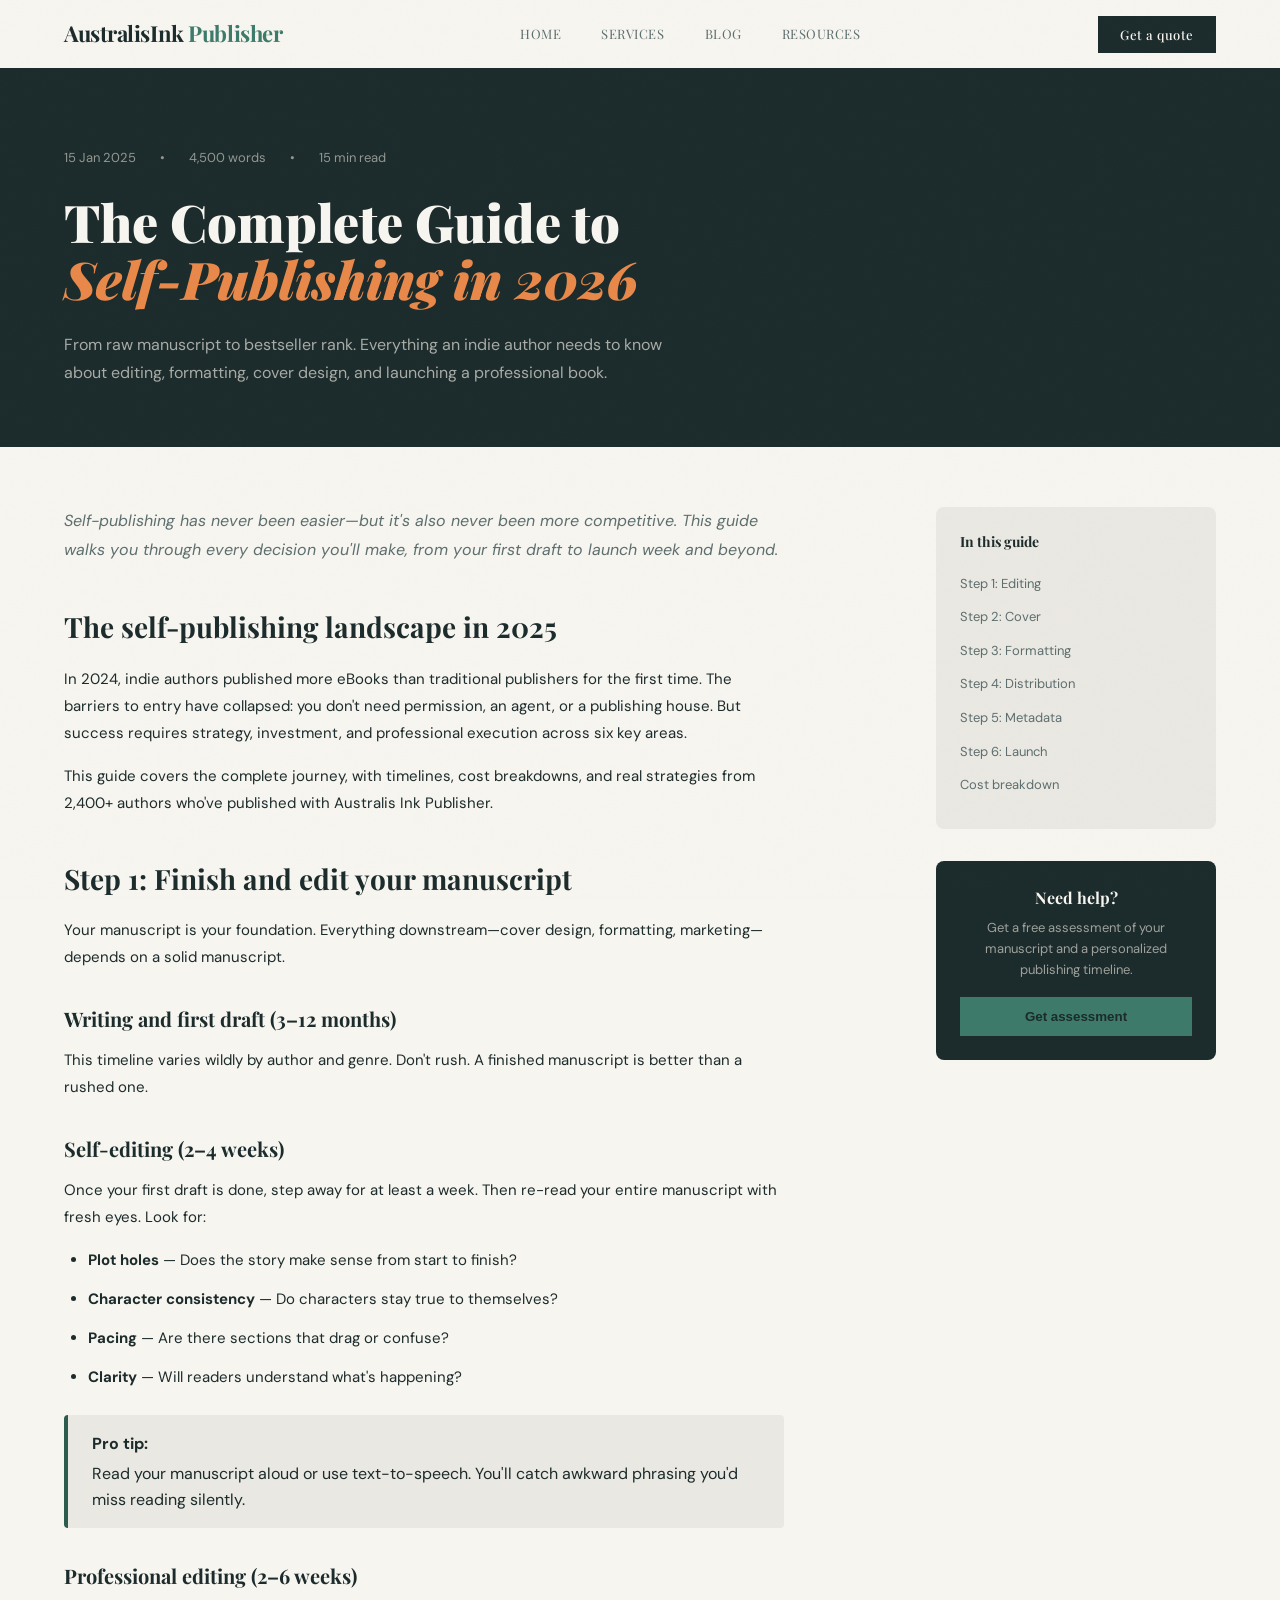
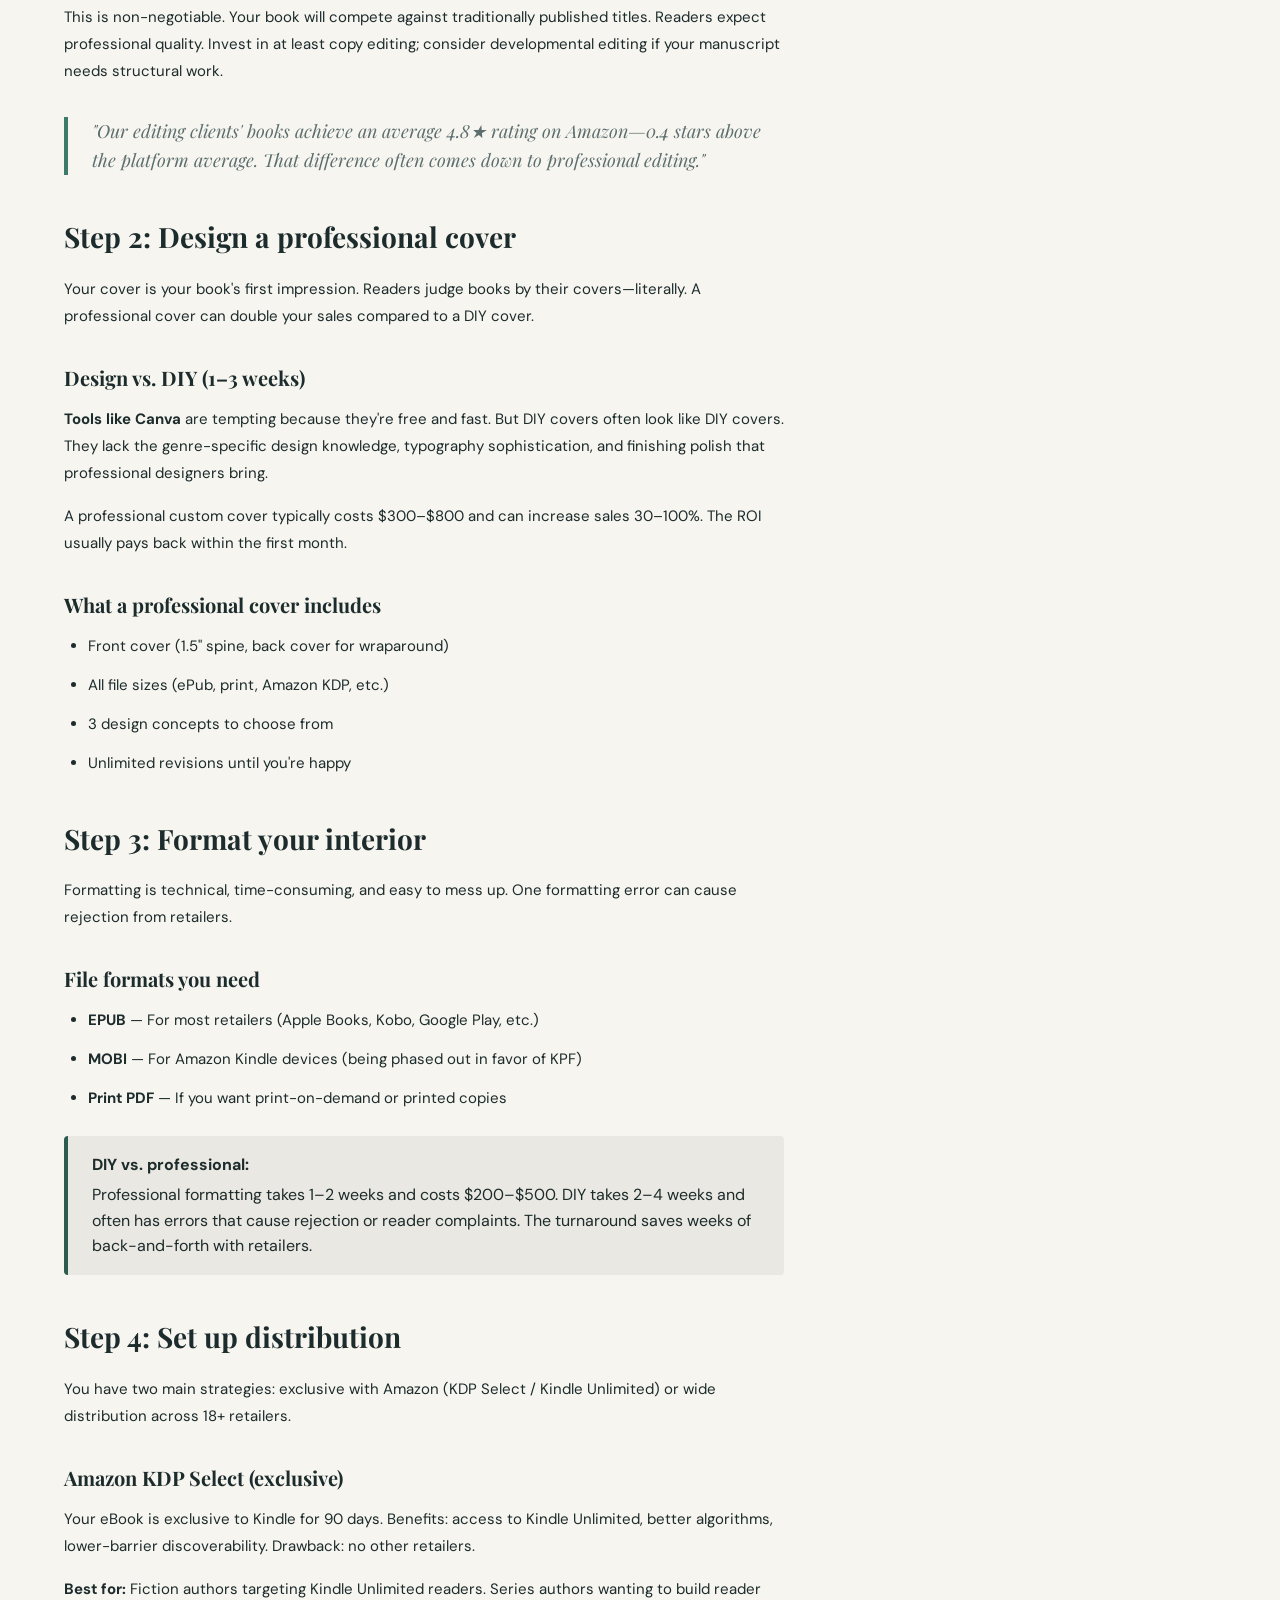
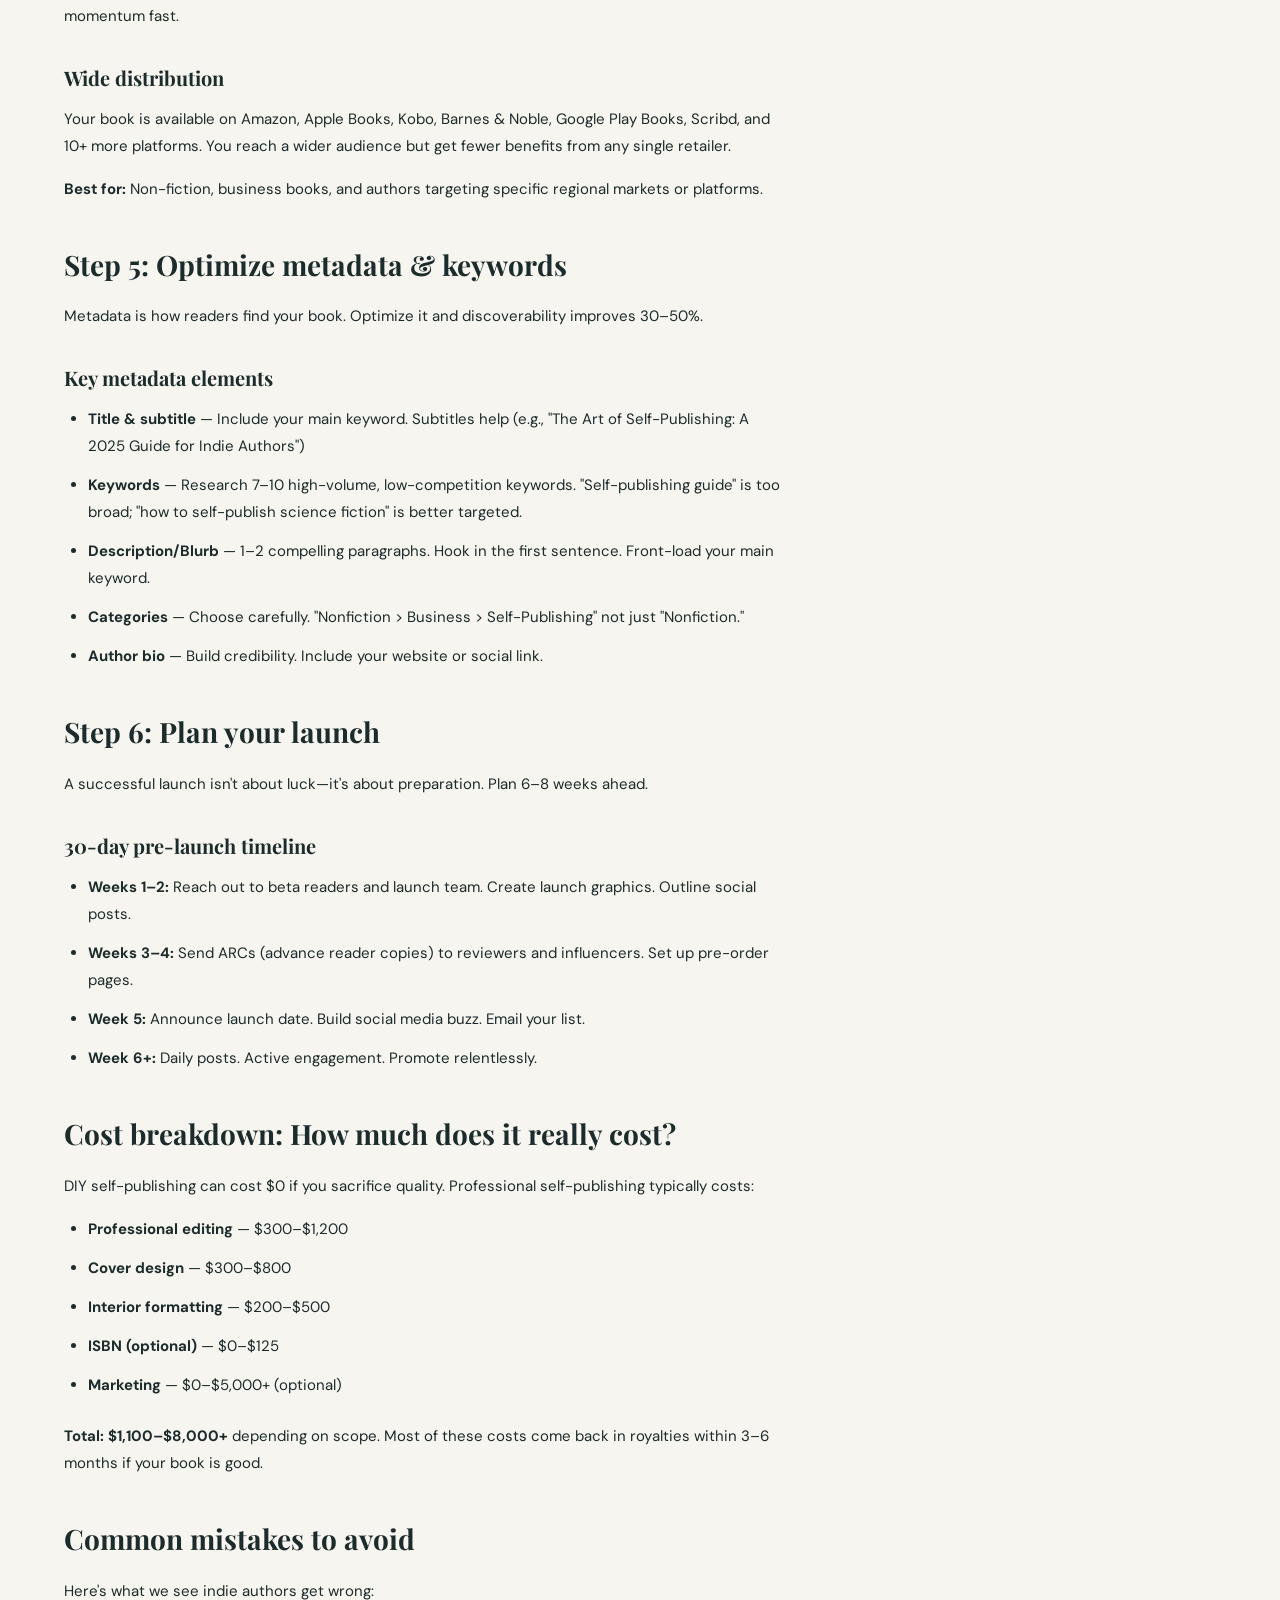
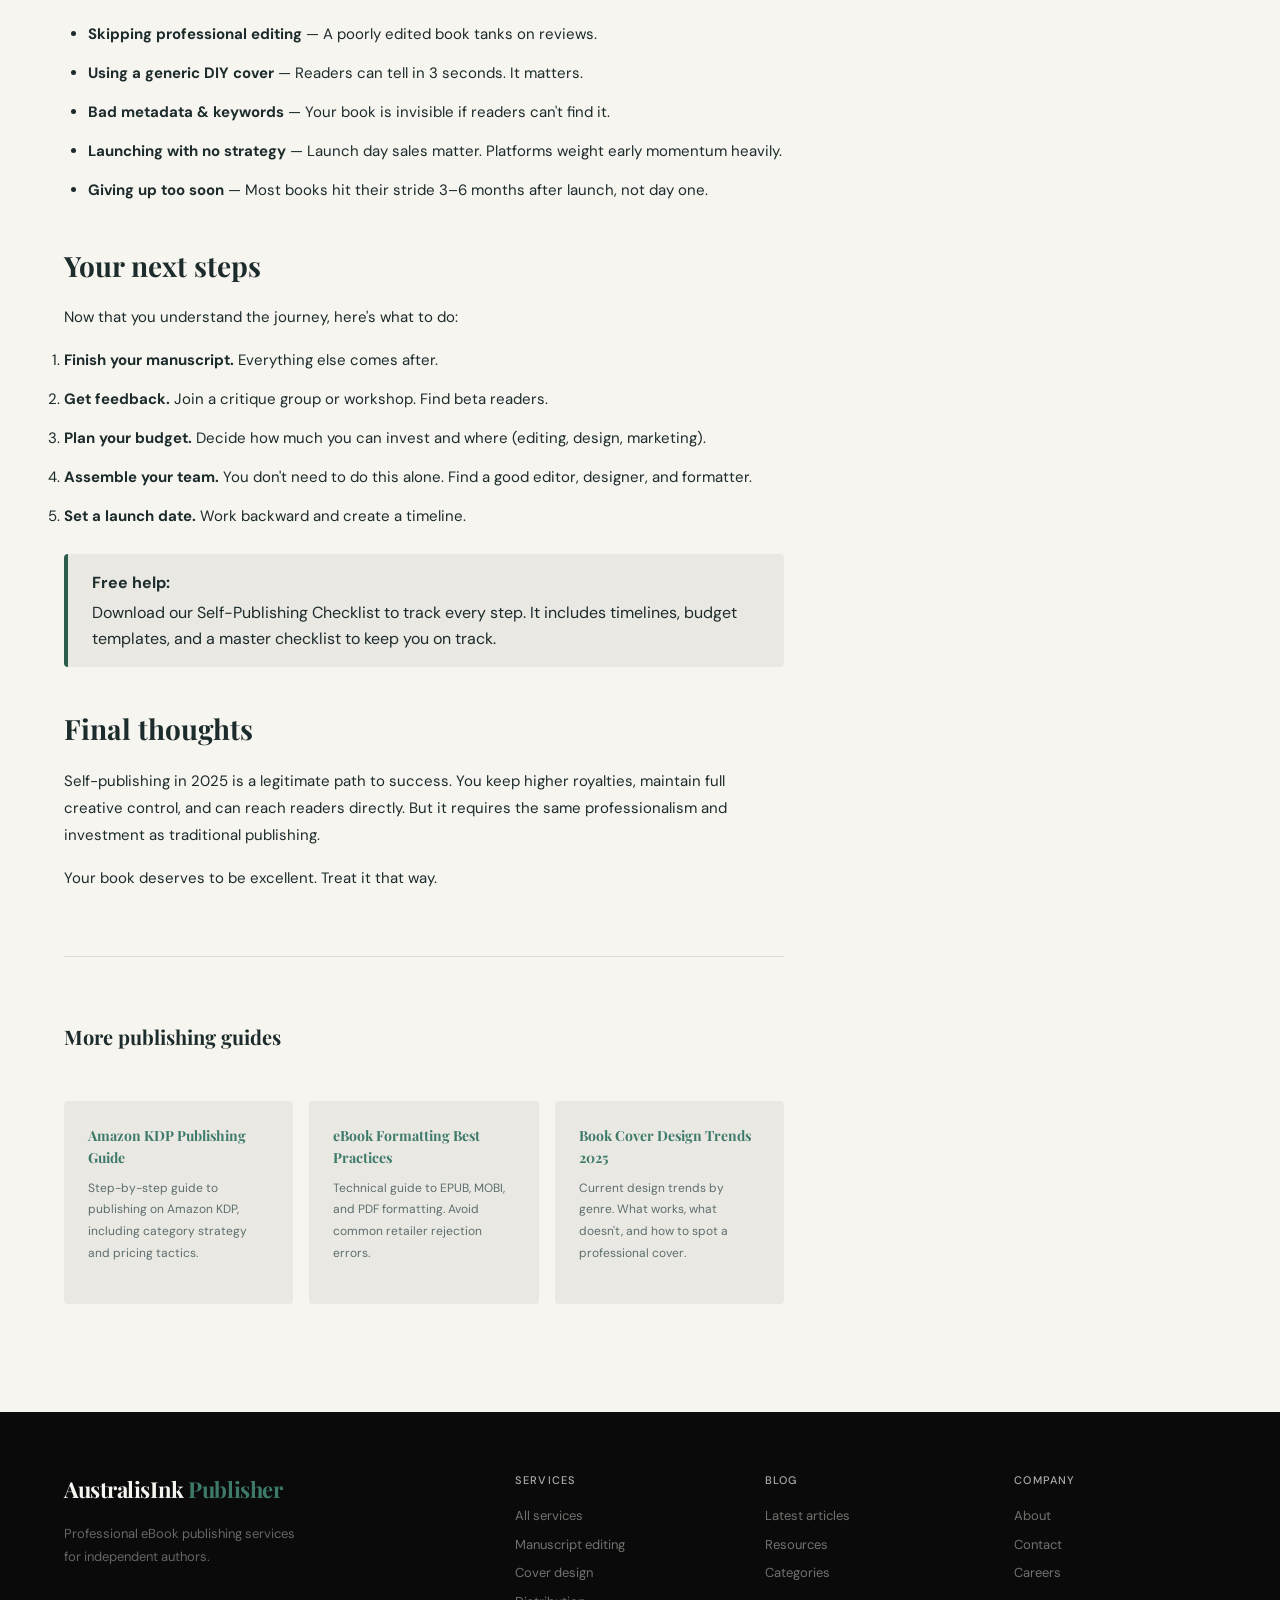
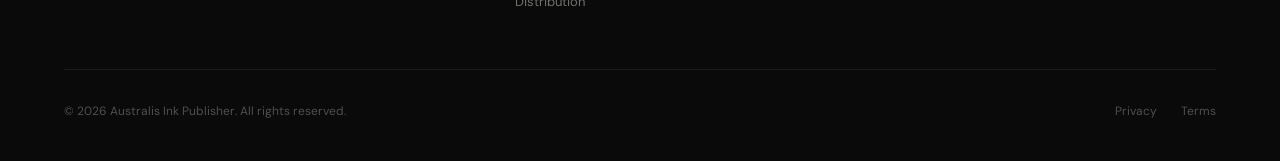
<file: blog-post-template.html>
<!DOCTYPE html>
<html lang="en-AU">
<head>
  <meta charset="UTF-8">
  <meta name="viewport" content="width=device-width, initial-scale=1.0">
  <title>The Complete Guide to Self-Publishing in 2026 | Australis Ink Publisher</title>
  <meta name="description" content="Complete beginner's guide to self-publishing. Learn about editing, formatting, cover design, and distribution in 2025. 2,400+ authors published.">
  <meta name="keywords" content="self-publishing guide, how to self-publish, self-publishing steps, indie author guide, self-publishing checklist">
  <meta name="author" content="Australis Ink Publisher">
  <meta name="article:published_time" content="2025-01-15T09:00:00Z">
  <meta name="article:modified_time" content="2025-01-20T14:30:00Z">
  <link rel="canonical" href="https://www.australisinkpublisher.com/blog/complete-guide-self-publishing-2025/">
  <link rel="preconnect" href="https://fonts.googleapis.com">
  <link href="https://fonts.googleapis.com/css2?family=Playfair+Display:ital,wght@0,400;0,700;0,900;1,400&family=DM+Sans:wght@300;400;500&display=swap" rel="stylesheet">
   <link rel="stylesheet" href="static/style.css">
  <script type="application/ld+json">
  {
    "@context": "https://schema.org",
    "@type": "BlogPosting",
    "headline": "The Complete Guide to Self-Publishing in 2025",
    "description": "Comprehensive beginner's guide covering every step of self-publishing from manuscript to distribution",
    "image": "https://www.australisinkpublisher.com/blog/og-complete-guide.jpg",
    "datePublished": "2025-01-15T09:00:00Z",
    "dateModified": "2025-01-20T14:30:00Z",
    "author": {
      "@type": "Organization",
      "name": "Australis Ink Publisher",
      "url": "https://www.australisinkpublisher.com"
    },
    "publisher": {
      "@type": "Organization",
      "name": "Australis Ink Publisher",
      "logo": {
        "@type": "ImageObject",
        "url": "https://www.australisinkpublisher.com/logo.png",
        "width": 200,
        "height": 60
      }
    },
    "wordCount": 4500,
    "articleSection": "Self-Publishing Guides"
  }
  </script>
  <style>
    .blog-header { background: var(--ink); color: var(--paper); padding: 80px 5% 60px; }
    .blog-meta {
      font-size: 13px;
      color: rgba(245,240,232,0.55);
      display: flex;
      gap: 1.5rem;
      flex-wrap: wrap;
      margin-bottom: 1.5rem;
    }
    .blog-layout { display: grid; grid-template-columns: 1fr 280px; gap: 3rem; margin: 60px 5%; }
    .blog-content { max-width: 720px; }
    .blog-content h2 { font-family: var(--serif); font-size: 28px; font-weight: 700; margin: 2.5rem 0 1rem; }
    .blog-content h3 { font-family: var(--serif); font-size: 20px; font-weight: 700; margin: 2rem 0 0.75rem; }
    .blog-content p { font-size: 15px; line-height: 1.8; margin-bottom: 1rem; color: var(--ink); }
    .blog-content li { font-size: 15px; line-height: 1.8; margin-bottom: 0.75rem; color: var(--ink); }
    .blog-content ul { margin-left: 1.5rem; margin-bottom: 1.5rem; }
    .blog-content blockquote {
      font-family: var(--serif);
      font-size: 18px;
      font-style: italic;
      color: var(--muted);
      border-left: 4px solid var(--gold);
      padding-left: 1.5rem;
      margin: 2rem 0;
    }
    .blog-content a { color: var(--gold); text-decoration: none; }
    .blog-content a:hover { text-decoration: underline; }
    .blog-sidebar { position: sticky; top: 100px; height: fit-content; }
    .toc-box {
      background: var(--cream);
      padding: 1.5rem;
      border-radius: 8px;
      margin-bottom: 2rem;
    }
    .toc-box h4 {
      font-family: var(--serif);
      font-size: 14px;
      font-weight: 700;
      margin-bottom: 1rem;
    }
    .toc-box ul { list-style: none; margin: 0; padding: 0; }
    .toc-box li { margin-bottom: 0.5rem; }
    .toc-box a {
      font-size: 13px;
      color: var(--muted);
      text-decoration: none;
      transition: color 0.2s;
    }
    .toc-box a:hover { color: var(--gold); }
    .cta-sidebar {
      background: var(--ink);
      color: var(--paper);
      padding: 1.5rem;
      border-radius: 8px;
      text-align: center;
    }
    .cta-sidebar h4 { font-family: var(--serif); font-size: 16px; margin-bottom: 0.5rem; }
    .cta-sidebar p { font-size: 13px; color: rgba(245,240,232,0.6); margin-bottom: 1rem; }
    .cta-sidebar button {
      width: 100%;
      padding: 12px;
      background: var(--gold);
      color: var(--ink);
      border: none;
      font-weight: 600;
      cursor: pointer;
      transition: background 0.2s;
    }
    .cta-sidebar button:hover { background: var(--gold-light); }
    .code-block {
      background: #1a1a1a;
      color: #e0e0e0;
      padding: 1.5rem;
      border-radius: 4px;
      overflow-x: auto;
      margin: 1.5rem 0;
      font-size: 13px;
      font-family: 'Courier New', monospace;
      line-height: 1.6;
    }
    .callout {
      background: var(--cream);
      border-left: 4px solid var(--sage);
      padding: 1rem 1.5rem;
      margin: 1.5rem 0;
      border-radius: 4px;
    }
    .callout strong { display: block; margin-bottom: 0.25rem; }
    .related-posts {
      display: grid;
      grid-template-columns: repeat(3, 1fr);
      gap: 1rem;
      margin: 3rem 0;
    }
    .related-post {
      background: var(--cream);
      padding: 1.5rem;
      border-radius: 4px;
      transition: transform 0.2s;
    }
    .related-post:hover { transform: translateY(-2px); }
    .related-post h4 { font-family: var(--serif); font-size: 14px; margin-bottom: 0.5rem; }
    .related-post p { font-size: 12px; color: var(--muted); }
    @media (max-width: 900px) {
      .blog-layout { grid-template-columns: 1fr; }
      .blog-sidebar { position: static; }
      .related-posts { grid-template-columns: 1fr; }
    }
  </style>
</head>
<body>

<nav id="main-nav" aria-label="Main navigation">
   <div class="nav-logo">AustralisInk<span> Publisher</span></div>
   <ul class="nav-links" id="nav-links" role="menubar">
     <li role="none"><a href="index.html" role="menuitem">Home</a></li>
     <li role="none"><a href="services-hub.html" role="menuitem">Services</a></li>
     <li role="none"><a href="blog.html" role="menuitem">Blog</a></li>
     <li role="none"><a href="resources.html" role="menuitem">Resources</a></li>
   </ul>
   <button class="nav-cta desktop-cta">Get a quote</button>
   <button class="hamburger" id="hamburger" aria-label="Open navigation menu" aria-expanded="false" aria-controls="mobile-menu">
     <span class="ham-bar"></span><span class="ham-bar"></span><span class="ham-bar"></span>
   </button>
 </nav>

 <!-- MOBILE MENU OVERLAY -->
 <div class="mobile-menu" id="mobile-menu" aria-hidden="true" role="dialog" aria-label="Navigation menu">
   <div class="mobile-menu-inner">
     <ul class="mobile-nav-links">
       <li><a href="index.html" onclick="closeMobileMenu()">Home</a></li>
       <li><a href="services-hub.html" onclick="closeMobileMenu()">Services</a></li>
     <li role="none"><a href="blog-post-template.html" role="menuitem">Blog</a></li>
       <li><a href="resources.html" onclick="closeMobileMenu()">Resources</a></li>
     </ul>
     <button class="mobile-cta" onclick="closeMobileMenu()">Get a free quote</button>
   </div>
 </div>

<main style="padding-top: 68px;">

<!-- BLOG HEADER -->
<section class="blog-header">
  <div class="reveal visible" style="max-width: 800px;">
    <div class="blog-meta">
      <span>15 Jan 2025</span>
      <span>•</span>
      <span>4,500 words</span>
      <span>•</span>
      <span>15 min read</span>
    </div>
    <h1 style="font-family: var(--serif); font-size: clamp(36px, 4.5vw, 52px); font-weight: 900; line-height: 1.1; margin-bottom: 1.5rem;">
      The Complete Guide to<br><em style="color: var(--gold-light);">Self-Publishing in 2026</em>
    </h1>
    <p style="font-size: 16px; color: rgba(245,240,232,0.65); max-width: 600px; line-height: 1.75;">
      From raw manuscript to bestseller rank. Everything an indie author needs to know about editing, formatting, cover design, and launching a professional book.
    </p>
  </div>
</section>

<!-- BLOG LAYOUT -->
<div class="blog-layout">
  
  <!-- MAIN CONTENT -->
  <article class="blog-content">
    
    <p style="font-size: 16px; font-style: italic; color: var(--muted); margin-bottom: 2rem;">
      Self-publishing has never been easier—but it's also never been more competitive. This guide walks you through every decision you'll make, from your first draft to launch week and beyond.
    </p>
    
    <h2>The self-publishing landscape in 2025</h2>
    <p>
      In 2024, indie authors published more eBooks than traditional publishers for the first time. The barriers to entry have collapsed: you don't need permission, an agent, or a publishing house. But success requires strategy, investment, and professional execution across six key areas.
    </p>
    <p>
      This guide covers the complete journey, with timelines, cost breakdowns, and real strategies from 2,400+ authors who've published with Australis Ink Publisher.
    </p>
    
    <h2>Step 1: Finish and edit your manuscript</h2>
    <p>
      Your manuscript is your foundation. Everything downstream—cover design, formatting, marketing—depends on a solid manuscript.
    </p>
    
    <h3>Writing and first draft (3–12 months)</h3>
    <p>
      This timeline varies wildly by author and genre. Don't rush. A finished manuscript is better than a rushed one.
    </p>
    
    <h3>Self-editing (2–4 weeks)</h3>
    <p>
      Once your first draft is done, step away for at least a week. Then re-read your entire manuscript with fresh eyes. Look for:
    </p>
    <ul>
      <li><strong>Plot holes</strong> — Does the story make sense from start to finish?</li>
      <li><strong>Character consistency</strong> — Do characters stay true to themselves?</li>
      <li><strong>Pacing</strong> — Are there sections that drag or confuse?</li>
      <li><strong>Clarity</strong> — Will readers understand what's happening?</li>
    </ul>
    
    <div class="callout">
      <strong>Pro tip:</strong> Read your manuscript aloud or use text-to-speech. You'll catch awkward phrasing you'd miss reading silently.
    </div>
    
    <h3>Professional editing (2–6 weeks)</h3>
    <p>
      This is non-negotiable. Your book will compete against traditionally published titles. Readers expect professional quality. Invest in at least copy editing; consider developmental editing if your manuscript needs structural work.
    </p>
    <blockquote>
      "Our editing clients' books achieve an average 4.8★ rating on Amazon—0.4 stars above the platform average. That difference often comes down to professional editing."
    </blockquote>
    
    <h2>Step 2: Design a professional cover</h2>
    <p>
      Your cover is your book's first impression. Readers judge books by their covers—literally. A professional cover can double your sales compared to a DIY cover.
    </p>
    
    <h3>Design vs. DIY (1–3 weeks)</h3>
    <p>
      <strong>Tools like Canva</strong> are tempting because they're free and fast. But DIY covers often look like DIY covers. They lack the genre-specific design knowledge, typography sophistication, and finishing polish that professional designers bring.
    </p>
    <p>
      A professional custom cover typically costs $300–$800 and can increase sales 30–100%. The ROI usually pays back within the first month.
    </p>
    
    <h3>What a professional cover includes</h3>
    <ul>
      <li>Front cover (1.5" spine, back cover for wraparound)</li>
      <li>All file sizes (ePub, print, Amazon KDP, etc.)</li>
      <li>3 design concepts to choose from</li>
      <li>Unlimited revisions until you're happy</li>
    </ul>
    
    <h2>Step 3: Format your interior</h2>
    <p>
      Formatting is technical, time-consuming, and easy to mess up. One formatting error can cause rejection from retailers.
    </p>
    
    <h3>File formats you need</h3>
    <ul>
      <li><strong>EPUB</strong> — For most retailers (Apple Books, Kobo, Google Play, etc.)</li>
      <li><strong>MOBI</strong> — For Amazon Kindle devices (being phased out in favor of KPF)</li>
      <li><strong>Print PDF</strong> — If you want print-on-demand or printed copies</li>
    </ul>
    
    <div class="callout">
      <strong>DIY vs. professional:</strong> Professional formatting takes 1–2 weeks and costs $200–$500. DIY takes 2–4 weeks and often has errors that cause rejection or reader complaints. The turnaround saves weeks of back-and-forth with retailers.
    </div>
    
    <h2>Step 4: Set up distribution</h2>
    <p>
      You have two main strategies: exclusive with Amazon (KDP Select / Kindle Unlimited) or wide distribution across 18+ retailers.
    </p>
    
    <h3>Amazon KDP Select (exclusive)</h3>
    <p>
      Your eBook is exclusive to Kindle for 90 days. Benefits: access to Kindle Unlimited, better algorithms, lower-barrier discoverability. Drawback: no other retailers.
    </p>
    <p>
      <strong>Best for:</strong> Fiction authors targeting Kindle Unlimited readers. Series authors wanting to build reader momentum fast.
    </p>
    
    <h3>Wide distribution</h3>
    <p>
      Your book is available on Amazon, Apple Books, Kobo, Barnes &amp; Noble, Google Play Books, Scribd, and 10+ more platforms. You reach a wider audience but get fewer benefits from any single retailer.
    </p>
    <p>
      <strong>Best for:</strong> Non-fiction, business books, and authors targeting specific regional markets or platforms.
    </p>
    
    <h2>Step 5: Optimize metadata &amp; keywords</h2>
    <p>
      Metadata is how readers find your book. Optimize it and discoverability improves 30–50%.
    </p>
    
    <h3>Key metadata elements</h3>
    <ul>
      <li><strong>Title &amp; subtitle</strong> — Include your main keyword. Subtitles help (e.g., "The Art of Self-Publishing: A 2025 Guide for Indie Authors")</li>
      <li><strong>Keywords</strong> — Research 7–10 high-volume, low-competition keywords. "Self-publishing guide" is too broad; "how to self-publish science fiction" is better targeted.</li>
      <li><strong>Description/Blurb</strong> — 1–2 compelling paragraphs. Hook in the first sentence. Front-load your main keyword.</li>
      <li><strong>Categories</strong> — Choose carefully. "Nonfiction > Business > Self-Publishing" not just "Nonfiction."</li>
      <li><strong>Author bio</strong> — Build credibility. Include your website or social link.</li>
    </ul>
    
    <h2>Step 6: Plan your launch</h2>
    <p>
      A successful launch isn't about luck—it's about preparation. Plan 6–8 weeks ahead.
    </p>
    
    <h3>30-day pre-launch timeline</h3>
    <ul>
      <li><strong>Weeks 1–2:</strong> Reach out to beta readers and launch team. Create launch graphics. Outline social posts.</li>
      <li><strong>Weeks 3–4:</strong> Send ARCs (advance reader copies) to reviewers and influencers. Set up pre-order pages.</li>
      <li><strong>Week 5:</strong> Announce launch date. Build social media buzz. Email your list.</li>
      <li><strong>Week 6+:</strong> Daily posts. Active engagement. Promote relentlessly.</li>
    </ul>
    
    <h2>Cost breakdown: How much does it really cost?</h2>
    <p>
      DIY self-publishing can cost $0 if you sacrifice quality. Professional self-publishing typically costs:
    </p>
    <ul>
      <li><strong>Professional editing</strong> — $300–$1,200</li>
      <li><strong>Cover design</strong> — $300–$800</li>
      <li><strong>Interior formatting</strong> — $200–$500</li>
      <li><strong>ISBN (optional)</strong> — $0–$125</li>
      <li><strong>Marketing</strong> — $0–$5,000+ (optional)</li>
    </ul>
    <p>
      <strong>Total: $1,100–$8,000+</strong> depending on scope. Most of these costs come back in royalties within 3–6 months if your book is good.
    </p>
    
    <h2>Common mistakes to avoid</h2>
    <p>
      Here's what we see indie authors get wrong:
    </p>
    <ul>
      <li><strong>Skipping professional editing</strong> — A poorly edited book tanks on reviews.</li>
      <li><strong>Using a generic DIY cover</strong> — Readers can tell in 3 seconds. It matters.</li>
      <li><strong>Bad metadata &amp; keywords</strong> — Your book is invisible if readers can't find it.</li>
      <li><strong>Launching with no strategy</strong> — Launch day sales matter. Platforms weight early momentum heavily.</li>
      <li><strong>Giving up too soon</strong> — Most books hit their stride 3–6 months after launch, not day one.</li>
    </ul>
    
    <h2>Your next steps</h2>
    <p>
      Now that you understand the journey, here's what to do:
    </p>
    <ol>
      <li><strong>Finish your manuscript.</strong> Everything else comes after.</li>
      <li><strong>Get feedback.</strong> Join a critique group or workshop. Find beta readers.</li>
      <li><strong>Plan your budget.</strong> Decide how much you can invest and where (editing, design, marketing).</li>
      <li><strong>Assemble your team.</strong> You don't need to do this alone. Find a good editor, designer, and formatter.</li>
      <li><strong>Set a launch date.</strong> Work backward and create a timeline.</li>
    </ol>
    
    <div class="callout">
      <strong>Free help:</strong> Download our Self-Publishing Checklist to track every step. It includes timelines, budget templates, and a master checklist to keep you on track.
    </div>
    
    <h2>Final thoughts</h2>
    <p>
      Self-publishing in 2025 is a legitimate path to success. You keep higher royalties, maintain full creative control, and can reach readers directly. But it requires the same professionalism and investment as traditional publishing.
    </p>
    <p>
      Your book deserves to be excellent. Treat it that way.
    </p>
    
    <!-- RELATED POSTS -->
    <div style="margin-top: 4rem; padding-top: 2rem; border-top: 1px solid var(--border);">
      <h3>More publishing guides</h3>
      <div class="related-posts">
        <div class="related-post">
          <h4><a href="#">Amazon KDP Publishing Guide</a></h4>
          <p>Step-by-step guide to publishing on Amazon KDP, including category strategy and pricing tactics.</p>
        </div>
        <div class="related-post">
          <h4><a href="#">eBook Formatting Best Practices</a></h4>
          <p>Technical guide to EPUB, MOBI, and PDF formatting. Avoid common retailer rejection errors.</p>
        </div>
        <div class="related-post">
          <h4><a href="#">Book Cover Design Trends 2025</a></h4>
          <p>Current design trends by genre. What works, what doesn't, and how to spot a professional cover.</p>
        </div>
      </div>
    </div>
    
  </article>
  
  <!-- SIDEBAR -->
  <aside class="blog-sidebar">
    <div class="toc-box">
      <h4>In this guide</h4>
      <ul>
        <li><a href="#step-1">Step 1: Editing</a></li>
        <li><a href="#step-2">Step 2: Cover</a></li>
        <li><a href="#step-3">Step 3: Formatting</a></li>
        <li><a href="#step-4">Step 4: Distribution</a></li>
        <li><a href="#step-5">Step 5: Metadata</a></li>
        <li><a href="#step-6">Step 6: Launch</a></li>
        <li><a href="#costs">Cost breakdown</a></li>
      </ul>
    </div>
    
    <div class="cta-sidebar">
      <h4>Need help?</h4>
      <p>Get a free assessment of your manuscript and a personalized publishing timeline.</p>
      <button>Get assessment</button>
    </div>
  </aside>
  
</div>

</main>

<!-- FOOTER -->
<footer style="margin-top: 60px;">
  <div class="footer-top">
    <div class="footer-brand">
      <span class="nav-logo">AustralisInk<span style="color:var(--gold)"> Publisher</span></span>
      <p class="footer-tagline">Professional eBook publishing services for independent authors.</p>
    </div>
    <div class="footer-col">
      <h4>Services</h4>
      <a href="../../services-hub.html">All services</a>
      <a href="../../services/manuscript-editing.html">Manuscript editing</a>
      <a href="#">Cover design</a>
      <a href="#">Distribution</a>
    </div>
    <div class="footer-col">
      <h4>Blog</h4>
      <a href="../../blog.html">Latest articles</a>
      <a href="../../resources.html">Resources</a>
      <a href="#">Categories</a>
    </div>
    <div class="footer-col">
      <h4>Company</h4>
      <a href="#">About</a>
      <a href="#">Contact</a>
      <a href="#">Careers</a>
    </div>
  </div>
  <div class="footer-bottom">
    <span class="footer-copy">© 2026 Australis Ink Publisher. All rights reserved.</span>
    <div class="footer-legal">
      <a href="#">Privacy</a>
      <a href="#">Terms</a>
    </div>
  </div>
</footer>

<script src="static/script.js"></script>
</body>
</html>
</file>
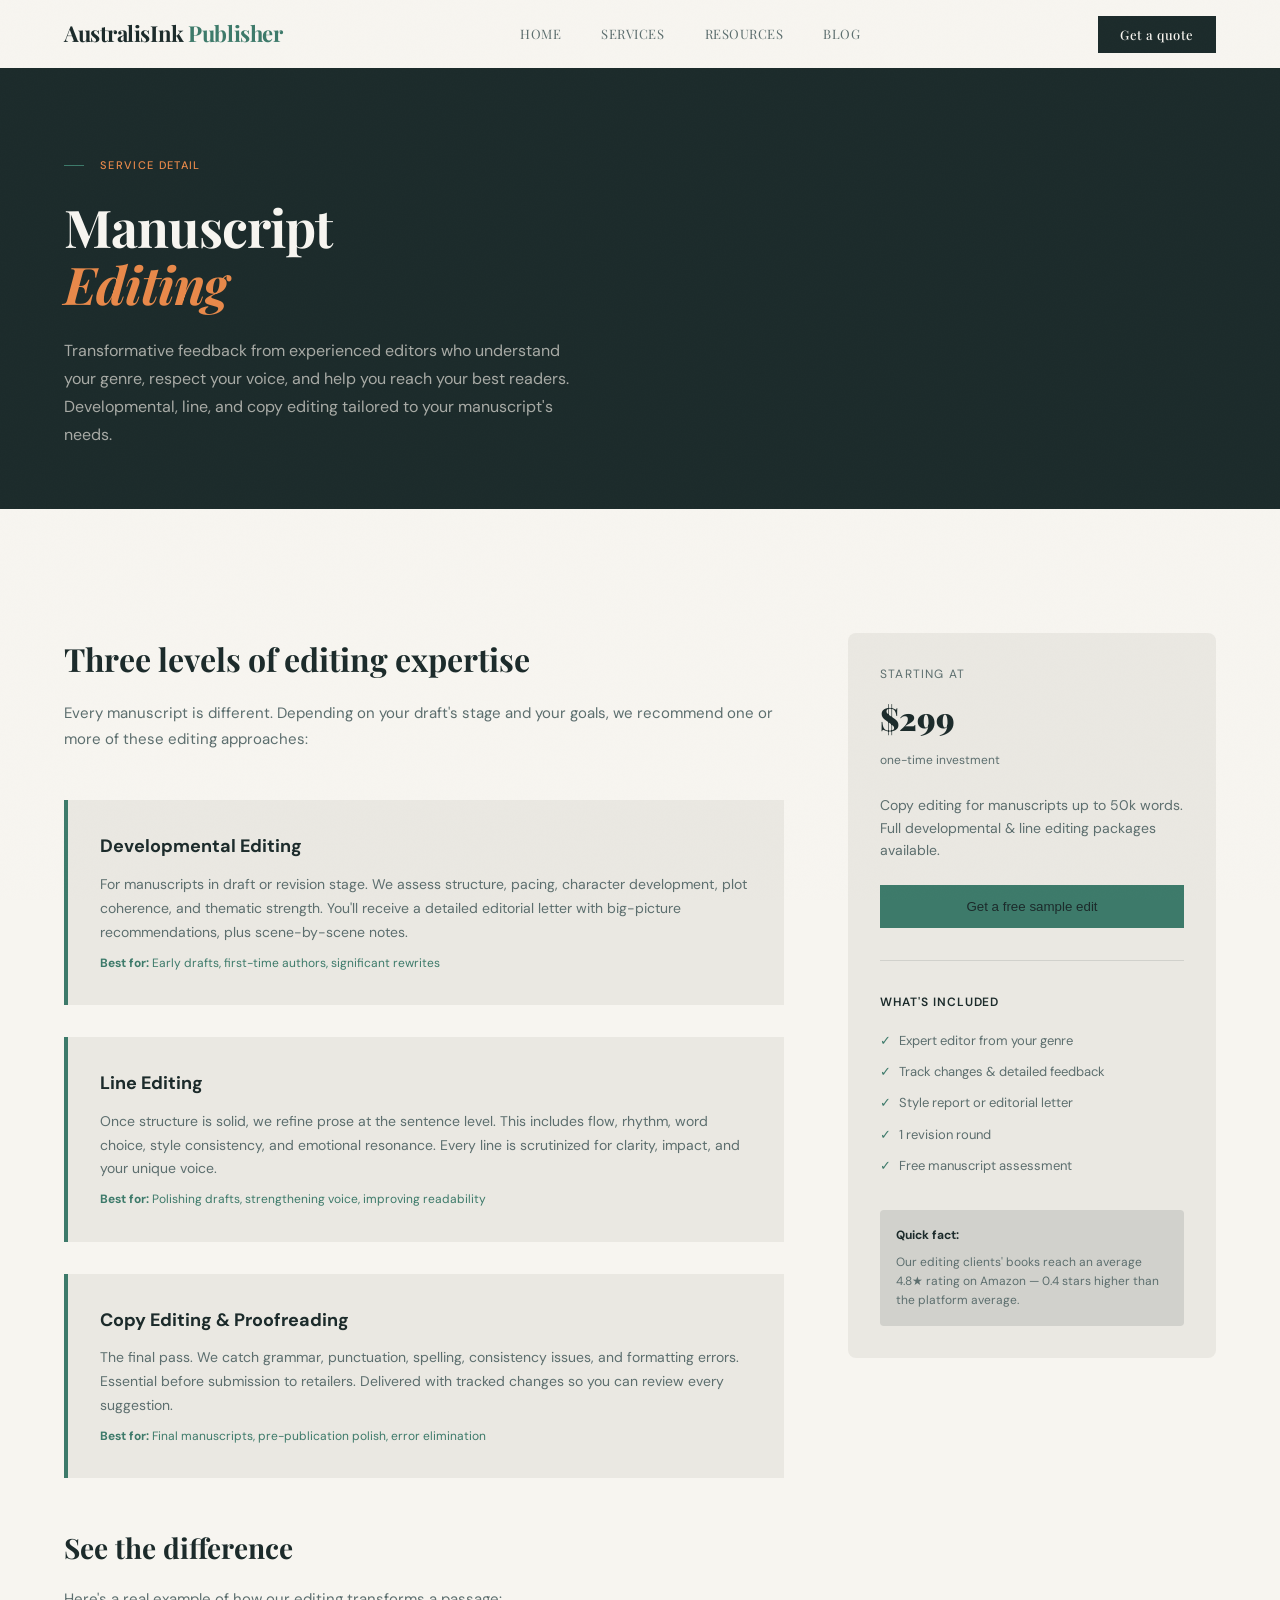
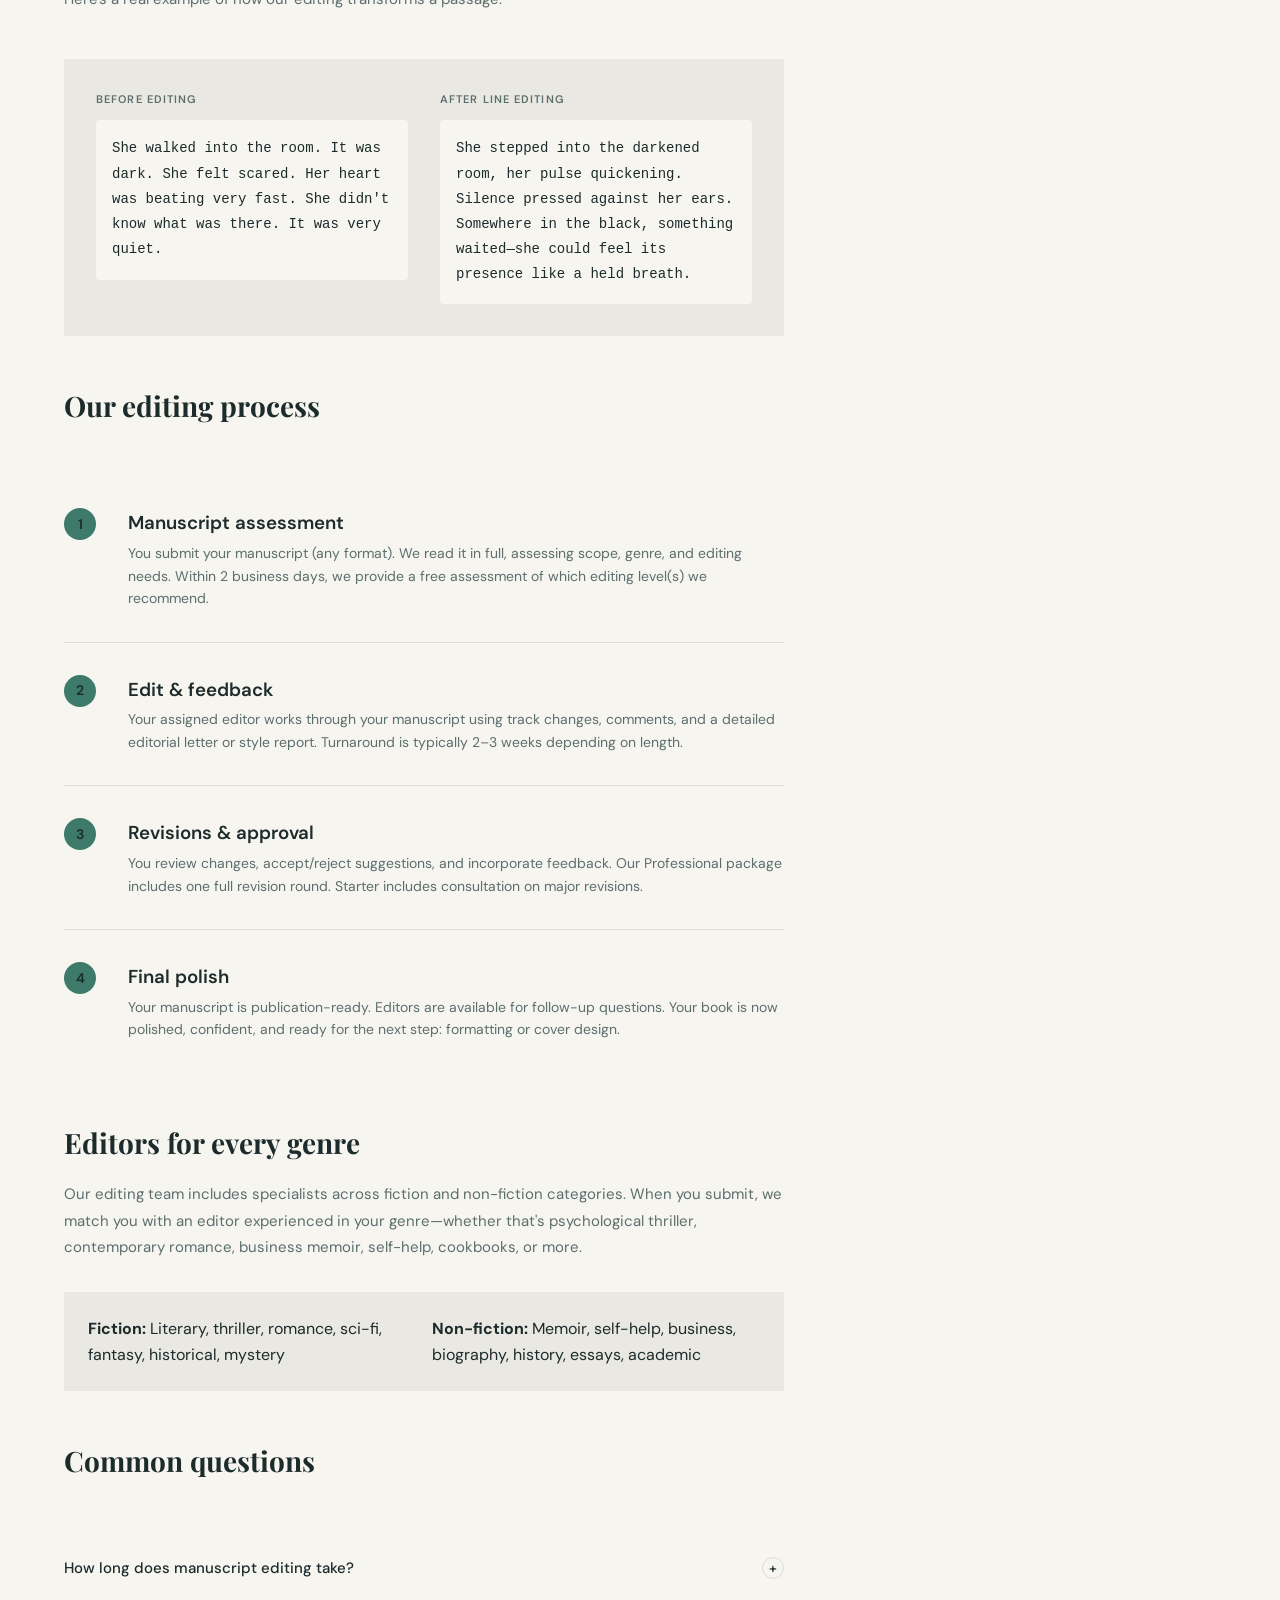
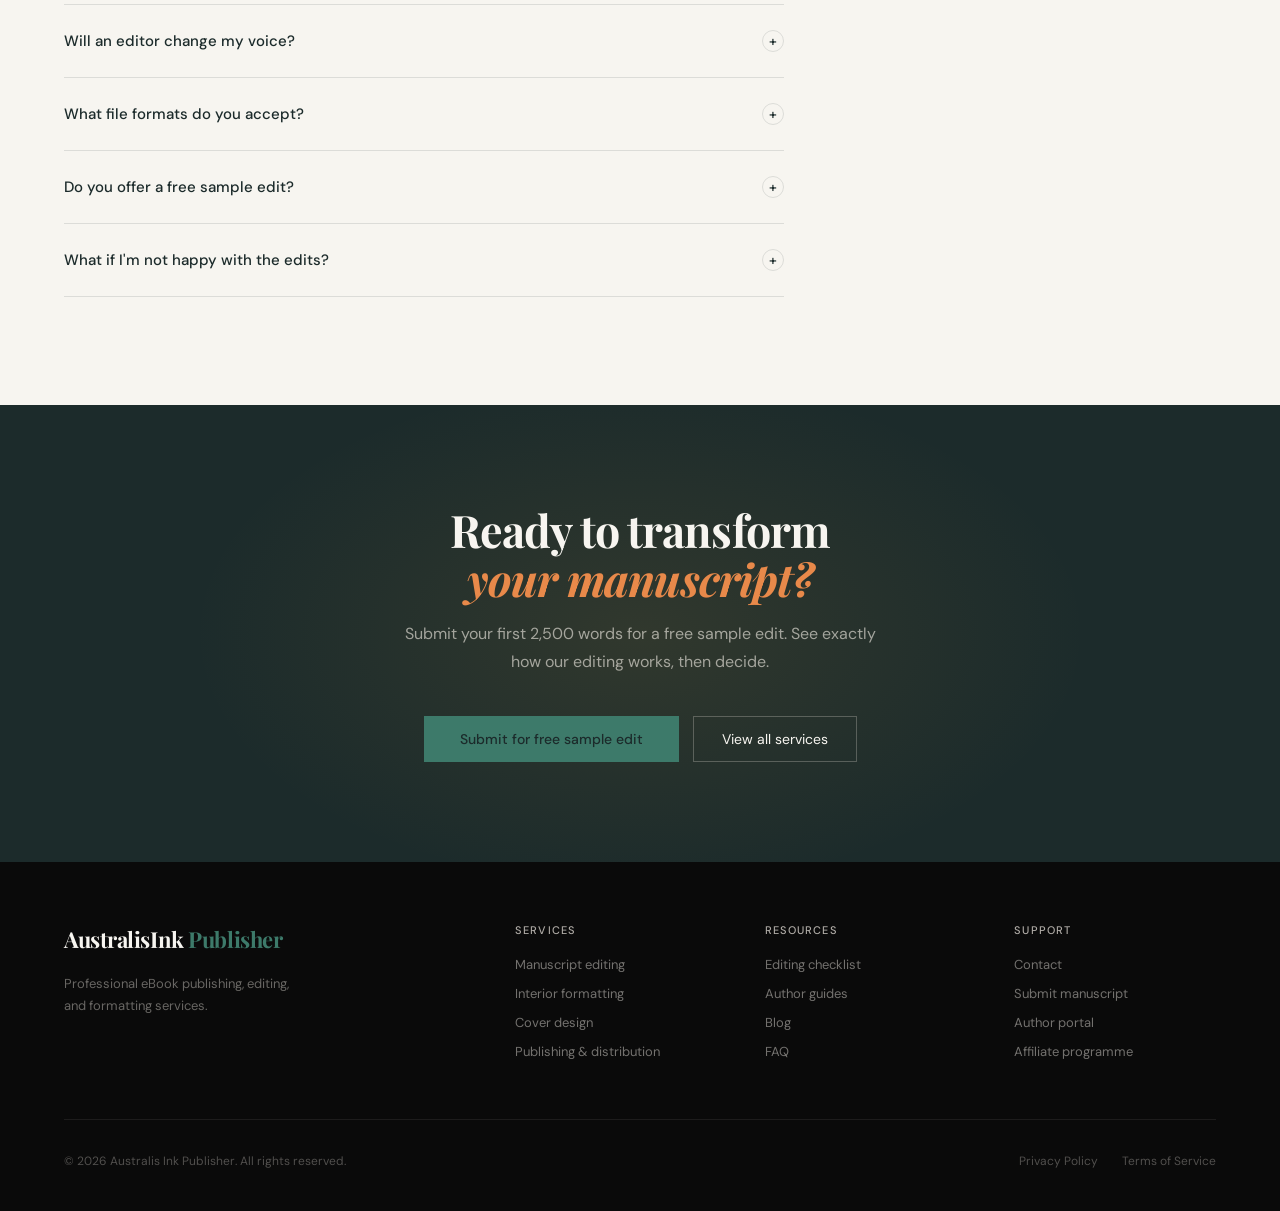
<file: manuscript-editing.html>
<!DOCTYPE html>
<html lang="en-AU">
<head>
  <meta charset="UTF-8">
  <meta name="viewport" content="width=device-width, initial-scale=1.0">
  <title>Professional Manuscript Editing Service | Australis Ink Publisher</title>
  <meta name="description" content="Expert manuscript editing service: developmental, line, and copy editing. 2,400+ authors edited. Preserve your voice, elevate your manuscript. Get a free sample edit.">
  <meta name="keywords" content="manuscript editing service, professional book editing, developmental editing, copy editing service, self-editing help, manuscript feedback">
  <link rel="canonical" href="https://www.australisinkpublisher.com/services/manuscript-editing/">
  <link rel="preconnect" href="https://fonts.googleapis.com">
  <link href="https://fonts.googleapis.com/css2?family=Playfair+Display:ital,wght@0,400;0,700;0,900;1,400&family=DM+Sans:wght@300;400;500&display=swap" rel="stylesheet">
   <link rel="stylesheet" href="static/style.css">
  <script type="application/ld+json">
  {
    "@context": "https://schema.org",
    "@type": "Service",
    "name": "Manuscript Editing",
    "description": "Professional manuscript editing including developmental, line, and copy editing services for authors.",
    "provider": {
      "@type": "Organization",
      "name": "Australis Ink Publisher",
      "url": "https://www.australisinkpublisher.com"
    },
    "areaServed": "AU",
    "hasOfferCatalog": {
      "@type": "OfferCatalog",
      "name": "Manuscript Editing Packages",
      "itemListElement": [
        {
          "@type": "Offer",
          "name": "Manuscript Editing",
          "price": "299-799",
          "priceCurrency": "AUD",
          "availability": "https://schema.org/InStock"
        }
      ]
    }
  }
  </script>
  <style>
    .service-hero { background: var(--ink); color: var(--paper); padding: 80px 5% 60px; }
    .service-grid { display: grid; grid-template-columns: 2fr 1fr; gap: 3rem; margin-top: 4rem; }
    .service-content { max-width: 720px; }
    .service-sidebar { background: var(--cream); padding: 2rem; border-radius: 8px; height: fit-content; position: sticky; top: 100px; }
    .editing-types { display: grid; grid-template-columns: 1fr; gap: 2rem; margin: 3rem 0; }
    .editing-card { background: var(--cream); padding: 2rem; border-left: 4px solid var(--gold); }
    .editing-card h3 { margin-bottom: 0.75rem; font-size: 18px; }
    .editing-card p { font-size: 14px; color: var(--muted); line-height: 1.7; }
    .before-after { display: grid; grid-template-columns: 1fr 1fr; gap: 2rem; margin: 3rem 0; background: var(--cream); padding: 2rem; }
    .before-after-item { }
    .before-after-label { font-size: 11px; font-weight: 600; text-transform: uppercase; letter-spacing: 0.1em; color: var(--muted); margin-bottom: 0.75rem; }
    .before-after-text { font-size: 14px; line-height: 1.8; color: var(--ink); font-family: 'Courier New', monospace; background: var(--paper); padding: 1rem; border-radius: 4px; min-height: 160px; overflow-y: auto; }
    .process-timeline { display: flex; flex-direction: column; gap: 0; margin: 3rem 0; }
    .timeline-step { display: flex; gap: 2rem; padding: 2rem 0; border-bottom: 1px solid var(--border); }
    .timeline-step:last-child { border-bottom: none; }
    .timeline-dot { width: 32px; height: 32px; background: var(--gold); border-radius: 50%; flex-shrink: 0; display: flex; align-items: center; justify-content: center; color: var(--ink); font-size: 14px; font-weight: 600; }
    .sidebar-price { font-size: 32px; font-weight: 900; font-family: var(--serif); color: var(--ink); margin-bottom: 0.5rem; }
    .sidebar-from { font-size: 12px; color: var(--muted); margin-bottom: 1.5rem; }
    .sidebar-cta { width: 100%; padding: 14px; background: var(--gold); color: var(--ink); border: none; font-weight: 500; cursor: pointer; transition: background 0.2s; }
    .sidebar-cta:hover { background: var(--gold-light); }
    .faq-editing { margin: 3rem 0; }
    .faq-editing .faq-item { border-bottom: 1px solid var(--border); }
    @media (max-width: 900px) {
      .service-grid { grid-template-columns: 1fr; }
      .service-sidebar { position: static; }
      .before-after { grid-template-columns: 1fr; }
    }
  </style>
</head>
<body>

<nav id="main-nav" aria-label="Main navigation">
  <div class="nav-logo">AustralisInk<span> Publisher</span></div>
   <ul class="nav-links" id="nav-links" role="menubar">
     <li role="none"><a href="index.html" role="menuitem">Home</a></li>
     <li role="none"><a href="services-hub.html" role="menuitem">Services</a></li>
     <li role="none"><a href="resources.html" role="menuitem">Resources</a></li>
     <li role="none"><a href="blog-post-template.html" role="menuitem">Blog</a></li>
   </ul>
   <button class="nav-cta desktop-cta">Get a quote</button>
   <button class="hamburger" id="hamburger" aria-label="Open navigation menu" aria-expanded="false" aria-controls="mobile-menu">
     <span class="ham-bar"></span><span class="ham-bar"></span><span class="ham-bar"></span>
   </button>
 </nav>

 <!-- MOBILE MENU OVERLAY -->
 <div class="mobile-menu" id="mobile-menu" aria-hidden="true" role="dialog" aria-label="Navigation menu">
   <div class="mobile-menu-inner">
     <ul class="mobile-nav-links">
       <li><a href="index.html" onclick="closeMobileMenu()">Home</a></li>
       <li><a href="services-hub.html" onclick="closeMobileMenu()">Services</a></li>
       <li><a href="resources.html" onclick="closeMobileMenu()">Resources</a></li>
       <li><a href="#pricing" onclick="closeMobileMenu()">Pricing</a></li>
     </ul>
     <button class="mobile-cta" onclick="closeMobileMenu(); document.getElementById('cta-section').scrollIntoView({behavior:'smooth'})">Get a free quote</button>
   </div>
 </div>

<main style="padding-top: 68px;">

<!-- SERVICE HERO -->
<section class="service-hero" aria-labelledby="service-heading">
  <div class="reveal visible" style="max-width: 720px;">
    <div class="section-tag" style="color: var(--gold-light); margin-bottom: 1.5rem;">
      <span style="background: var(--gold-light);"></span>Service detail
    </div>
    <h1 id="service-heading" class="section-heading" style="color: var(--paper); font-size: clamp(36px, 4.5vw, 52px); margin-bottom: 1.5rem;">
      Manuscript<br><em style="color: var(--gold-light);">Editing</em>
    </h1>
    <p style="font-size: 16px; color: rgba(245,240,232,0.65); max-width: 520px; line-height: 1.75;">
      Transformative feedback from experienced editors who understand your genre, respect your voice, and help you reach your best readers. Developmental, line, and copy editing tailored to your manuscript's needs.
    </p>
  </div>
</section>

<!-- MAIN CONTENT -->
<section style="background: var(--paper); padding: 60px 5%;">
  <div class="service-grid">
    
    <!-- LEFT COLUMN: Content -->
    <div class="service-content">
      
      <!-- Types of Editing -->
      <h2 style="font-family: var(--serif); font-size: 32px; font-weight: 700; margin-bottom: 1rem;">Three levels of editing expertise</h2>
      <p style="font-size: 15px; color: var(--muted); margin-bottom: 2rem; line-height: 1.75;">
        Every manuscript is different. Depending on your draft's stage and your goals, we recommend one or more of these editing approaches:
      </p>
      
      <div class="editing-types">
        <div class="editing-card">
          <h3>Developmental Editing</h3>
          <p>
            For manuscripts in draft or revision stage. We assess structure, pacing, character development, plot coherence, and thematic strength. You'll receive a detailed editorial letter with big-picture recommendations, plus scene-by-scene notes.
          </p>
          <p style="margin-top: 0.5rem; font-size: 12px; color: var(--gold);"><strong>Best for:</strong> Early drafts, first-time authors, significant rewrites</p>
        </div>
        
        <div class="editing-card">
          <h3>Line Editing</h3>
          <p>
            Once structure is solid, we refine prose at the sentence level. This includes flow, rhythm, word choice, style consistency, and emotional resonance. Every line is scrutinized for clarity, impact, and your unique voice.
          </p>
          <p style="margin-top: 0.5rem; font-size: 12px; color: var(--gold);"><strong>Best for:</strong> Polishing drafts, strengthening voice, improving readability</p>
        </div>
        
        <div class="editing-card">
          <h3>Copy Editing &amp; Proofreading</h3>
          <p>
            The final pass. We catch grammar, punctuation, spelling, consistency issues, and formatting errors. Essential before submission to retailers. Delivered with tracked changes so you can review every suggestion.
          </p>
          <p style="margin-top: 0.5rem; font-size: 12px; color: var(--gold);"><strong>Best for:</strong> Final manuscripts, pre-publication polish, error elimination</p>
        </div>
      </div>
      
      <!-- Before & After -->
      <h2 style="font-family: var(--serif); font-size: 28px; font-weight: 700; margin: 3rem 0 1rem;">See the difference</h2>
      <p style="font-size: 15px; color: var(--muted); margin-bottom: 1.5rem;">Here's a real example of how our editing transforms a passage:</p>
      
      <div class="before-after">
        <div class="before-after-item">
          <div class="before-after-label">Before editing</div>
          <div class="before-after-text">She walked into the room. It was dark. She felt scared. Her heart was beating very fast. She didn't know what was there. It was very quiet.</div>
        </div>
        <div class="before-after-item">
          <div class="before-after-label">After line editing</div>
          <div class="before-after-text">She stepped into the darkened room, her pulse quickening. Silence pressed against her ears. Somewhere in the black, something waited—she could feel its presence like a held breath.</div>
        </div>
      </div>
      
      <!-- Process -->
      <h2 style="font-family: var(--serif); font-size: 28px; font-weight: 700; margin: 3rem 0 1rem;">Our editing process</h2>
      <div class="process-timeline">
        <div class="timeline-step">
          <div class="timeline-dot">1</div>
          <div>
            <h3 style="font-weight: 600; margin-bottom: 0.25rem;">Manuscript assessment</h3>
            <p style="font-size: 14px; color: var(--muted); line-height: 1.6;">You submit your manuscript (any format). We read it in full, assessing scope, genre, and editing needs. Within 2 business days, we provide a free assessment of which editing level(s) we recommend.</p>
          </div>
        </div>
        <div class="timeline-step">
          <div class="timeline-dot">2</div>
          <div>
            <h3 style="font-weight: 600; margin-bottom: 0.25rem;">Edit &amp; feedback</h3>
            <p style="font-size: 14px; color: var(--muted); line-height: 1.6;">Your assigned editor works through your manuscript using track changes, comments, and a detailed editorial letter or style report. Turnaround is typically 2–3 weeks depending on length.</p>
          </div>
        </div>
        <div class="timeline-step">
          <div class="timeline-dot">3</div>
          <div>
            <h3 style="font-weight: 600; margin-bottom: 0.25rem;">Revisions &amp; approval</h3>
            <p style="font-size: 14px; color: var(--muted); line-height: 1.6;">You review changes, accept/reject suggestions, and incorporate feedback. Our Professional package includes one full revision round. Starter includes consultation on major revisions.</p>
          </div>
        </div>
        <div class="timeline-step">
          <div class="timeline-dot">4</div>
          <div>
            <h3 style="font-weight: 600; margin-bottom: 0.25rem;">Final polish</h3>
            <p style="font-size: 14px; color: var(--muted); line-height: 1.6;">Your manuscript is publication-ready. Editors are available for follow-up questions. Your book is now polished, confident, and ready for the next step: formatting or cover design.</p>
          </div>
        </div>
      </div>
      
      <!-- Genre Specialties -->
      <h2 style="font-family: var(--serif); font-size: 28px; font-weight: 700; margin: 3rem 0 1rem;">Editors for every genre</h2>
      <p style="font-size: 15px; color: var(--muted); margin-bottom: 2rem; line-height: 1.75;">
        Our editing team includes specialists across fiction and non-fiction categories. When you submit, we match you with an editor experienced in your genre—whether that's psychological thriller, contemporary romance, business memoir, self-help, cookbooks, or more.
      </p>
      <div style="display: grid; grid-template-columns: repeat(2, 1fr); gap: 1rem; background: var(--cream); padding: 1.5rem;">
        <div><strong style="color: var(--ink);">Fiction:</strong> Literary, thriller, romance, sci-fi, fantasy, historical, mystery</div>
        <div><strong style="color: var(--ink);">Non-fiction:</strong> Memoir, self-help, business, biography, history, essays, academic</div>
      </div>
      
      <!-- FAQ for Editing Service -->
      <h2 style="font-family: var(--serif); font-size: 28px; font-weight: 700; margin: 3rem 0 1rem;">Common questions</h2>
      <div class="faq-editing">
        <div class="faq-item">
          <div class="faq-q" onclick="toggleFaqItem(this)">
            <span>How long does manuscript editing take?</span>
            <span class="faq-icon">+</span>
          </div>
          <div class="faq-a">Typically 2–4 weeks depending on manuscript length, editing depth, and our current schedule. We offer 48-hour priority editing for an additional fee if you're on a tight deadline.</div>
        </div>
        <div class="faq-item">
          <div class="faq-q" onclick="toggleFaqItem(this)">
            <span>Will an editor change my voice?</span>
            <span class="faq-icon">+</span>
          </div>
          <div class="faq-a">No. A core principle of our editing is preserving the author's unique voice. We strengthen prose, improve clarity, and eliminate errors—but the manuscript remains unmistakably yours.</div>
        </div>
        <div class="faq-item">
          <div class="faq-q" onclick="toggleFaqItem(this)">
            <span>What file formats do you accept?</span>
            <span class="faq-icon">+</span>
          </div>
          <div class="faq-a">We accept .docx (Word), .pages, .rtf, .odt, and Google Docs links. Most authors submit Word format, which works best with our track-changes workflow.</div>
        </div>
        <div class="faq-item">
          <div class="faq-q" onclick="toggleFaqItem(this)">
            <span>Do you offer a free sample edit?</span>
            <span class="faq-icon">+</span>
          </div>
          <div class="faq-a">Yes. Submit your first 2,500 words and we'll provide a detailed sample edit showing exactly what you can expect. No obligation. Most authors use this to decide if our style is the right fit.</div>
        </div>
        <div class="faq-item">
          <div class="faq-q" onclick="toggleFaqItem(this)">
            <span>What if I'm not happy with the edits?</span>
            <span class="faq-icon">+</span>
          </div>
          <div class="faq-a">All packages include at least one revision round. Our Professional package includes unlimited revisions until you're satisfied. In the unlikely event you're unhappy, we offer a full refund—no questions asked.</div>
        </div>
      </div>
      
    </div>
    
    <!-- RIGHT COLUMN: Sidebar -->
    <div>
      <div class="service-sidebar">
        <div style="font-size: 12px; text-transform: uppercase; letter-spacing: 0.1em; color: var(--muted); margin-bottom: 0.5rem;">Starting at</div>
        <div class="sidebar-price">$299</div>
        <div class="sidebar-from">one-time investment</div>
        
        <p style="font-size: 14px; color: var(--muted); line-height: 1.6; margin-bottom: 1.5rem;">
          Copy editing for manuscripts up to 50k words. Full developmental &amp; line editing packages available.
        </p>
        
        <button class="sidebar-cta">Get a free sample edit</button>
        
        <div style="margin-top: 2rem; padding-top: 2rem; border-top: 1px solid var(--border);">
          <h4 style="font-size: 12px; font-weight: 600; text-transform: uppercase; letter-spacing: 0.08em; margin-bottom: 1rem; color: var(--ink);">What's included</h4>
          <ul style="list-style: none; font-size: 13px; line-height: 1.8; color: var(--muted);">
            <li style="display: flex; align-items: flex-start; gap: 8px; margin-bottom: 8px;">
              <span style="color: var(--gold); flex-shrink: 0;">✓</span>
              <span>Expert editor from your genre</span>
            </li>
            <li style="display: flex; align-items: flex-start; gap: 8px; margin-bottom: 8px;">
              <span style="color: var(--gold); flex-shrink: 0;">✓</span>
              <span>Track changes &amp; detailed feedback</span>
            </li>
            <li style="display: flex; align-items: flex-start; gap: 8px; margin-bottom: 8px;">
              <span style="color: var(--gold); flex-shrink: 0;">✓</span>
              <span>Style report or editorial letter</span>
            </li>
            <li style="display: flex; align-items: flex-start; gap: 8px; margin-bottom: 8px;">
              <span style="color: var(--gold); flex-shrink: 0;">✓</span>
              <span>1 revision round</span>
            </li>
            <li style="display: flex; align-items: flex-start; gap: 8px;">
              <span style="color: var(--gold); flex-shrink: 0;">✓</span>
              <span>Free manuscript assessment</span>
            </li>
          </ul>
        </div>
        
        <div style="margin-top: 2rem; padding: 1rem; background: var(--border); border-radius: 4px; font-size: 12px; color: var(--muted); line-height: 1.6;">
          <strong style="display: block; margin-bottom: 0.5rem; color: var(--ink);">Quick fact:</strong>
          Our editing clients' books reach an average 4.8★ rating on Amazon — 0.4 stars higher than the platform average.
        </div>
      </div>
    </div>
    
  </div>
</section>

<!-- CTA SECTION -->
<section class="cta-section" style="padding: 100px 5%;">
  <div class="cta-bg"></div>
  <div style="position:relative;z-index:2;">
    <h2 class="section-heading" style="text-align:center; margin-bottom: 1rem;">Ready to transform<br><em>your manuscript?</em></h2>
    <p class="cta-desc" style="max-width: 500px;">Submit your first 2,500 words for a free sample edit. See exactly how our editing works, then decide.</p>
    <div class="cta-actions">
      <button class="btn-gold">Submit for free sample edit</button>
      <button class="btn-outline" style="color:var(--paper);border-color:rgba(245,240,232,0.25);">View all services</button>
    </div>
  </div>
</section>

</main>

<footer>
  <div class="footer-top">
    <div class="footer-brand">
      <span class="nav-logo">AustralisInk<span style="color:var(--gold)"> Publisher</span></span>
      <p class="footer-tagline">Professional eBook publishing, editing, and formatting services.</p>
    </div>
    <div class="footer-col">
      <h4>Services</h4>
      <a href="manuscript-editing.html">Manuscript editing</a>
      <a href="ebook-formatting.html">Interior formatting</a>
      <a href="book-cover-design.html">Cover design</a>
      <a href="ebook-distribution.html">Publishing &amp; distribution</a>
    </div>
    <div class="footer-col">
      <h4>Resources</h4>
      <a href="#">Editing checklist</a>
      <a href="#">Author guides</a>
      <a href="#">Blog</a>
      <a href="#">FAQ</a>
    </div>
    <div class="footer-col">
      <h4>Support</h4>
      <a href="#">Contact</a>
      <a href="#">Submit manuscript</a>
      <a href="#">Author portal</a>
      <a href="#">Affiliate programme</a>
    </div>
  </div>
  <div class="footer-bottom">
    <span class="footer-copy">© 2026 Australis Ink Publisher. All rights reserved.</span>
    <div class="footer-legal">
      <a href="#">Privacy Policy</a>
      <a href="#">Terms of Service</a>
    </div>
  </div>
</footer>

<script src="static/script.js"></script>
<script>
function toggleFaqItem(element) {
  const item = element.closest('.faq-item');
  item.classList.toggle('open');
}
</script>
</body>
</html>
</file>
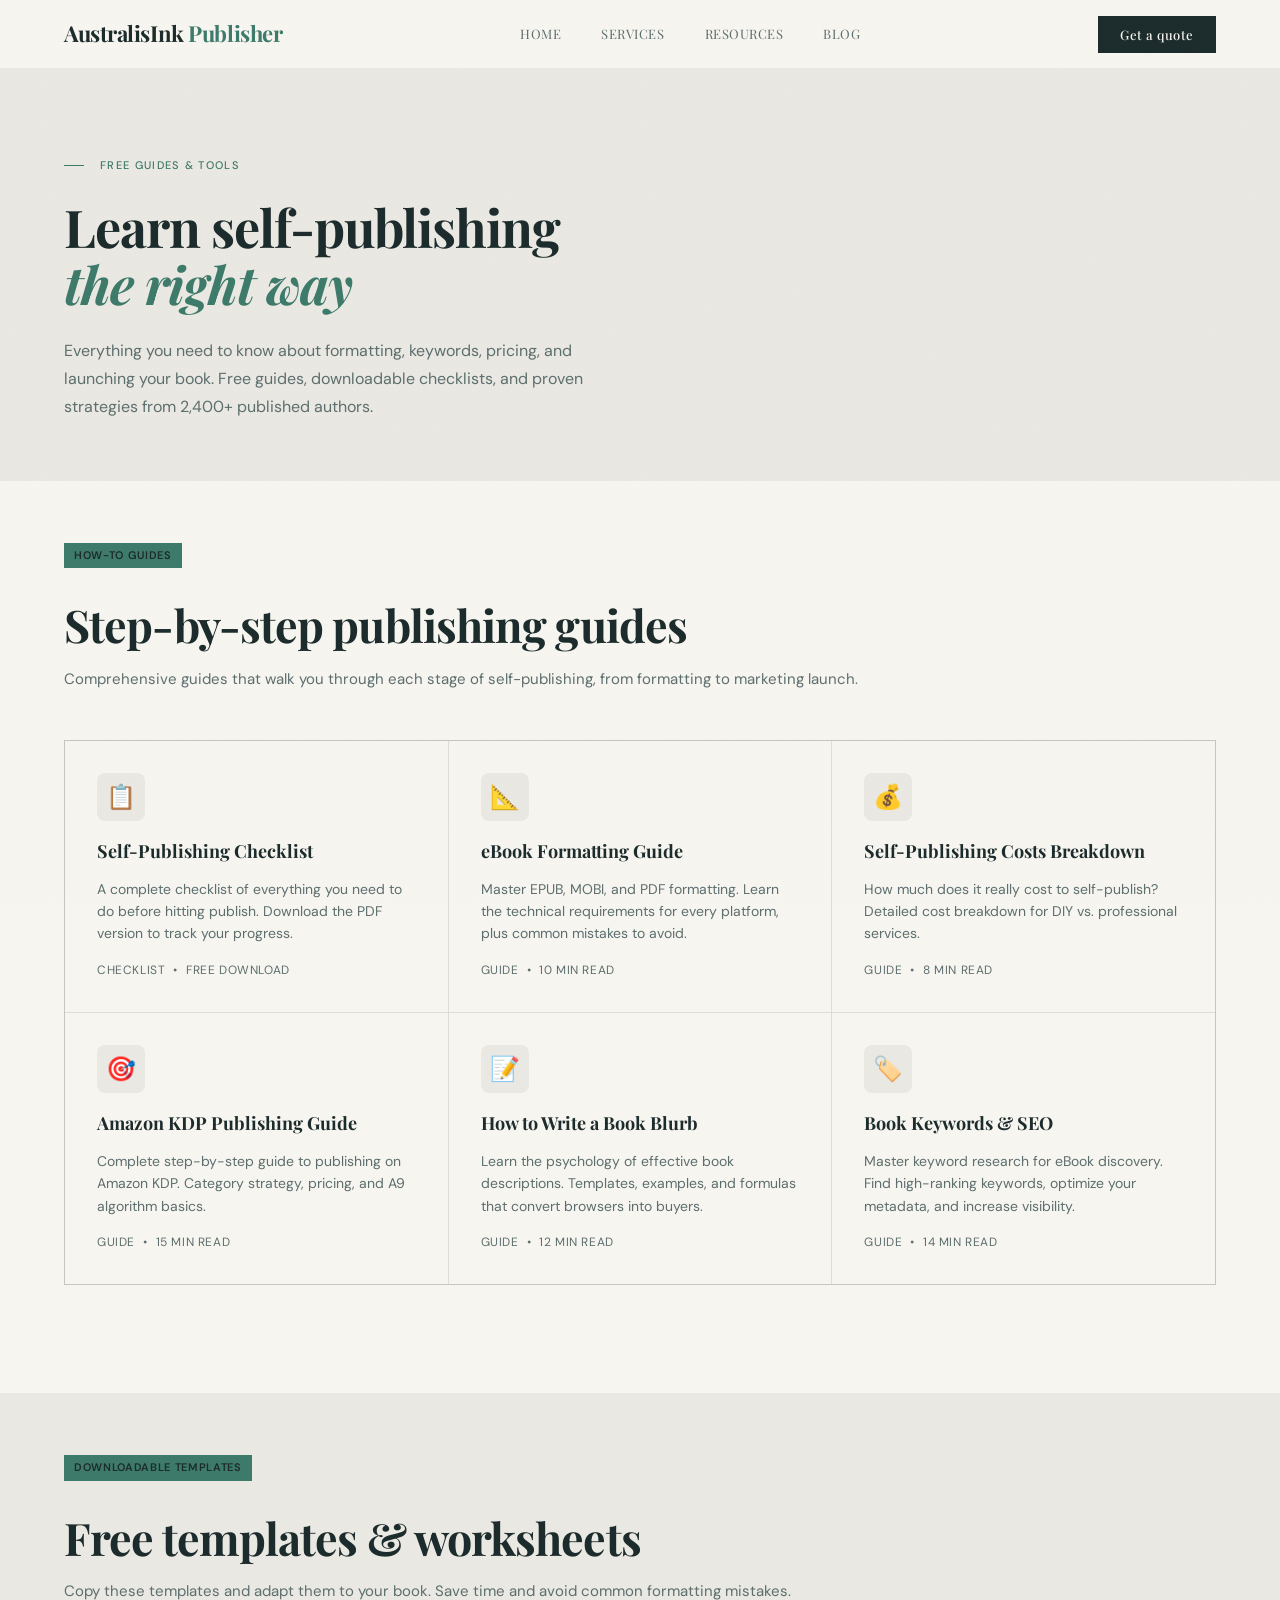
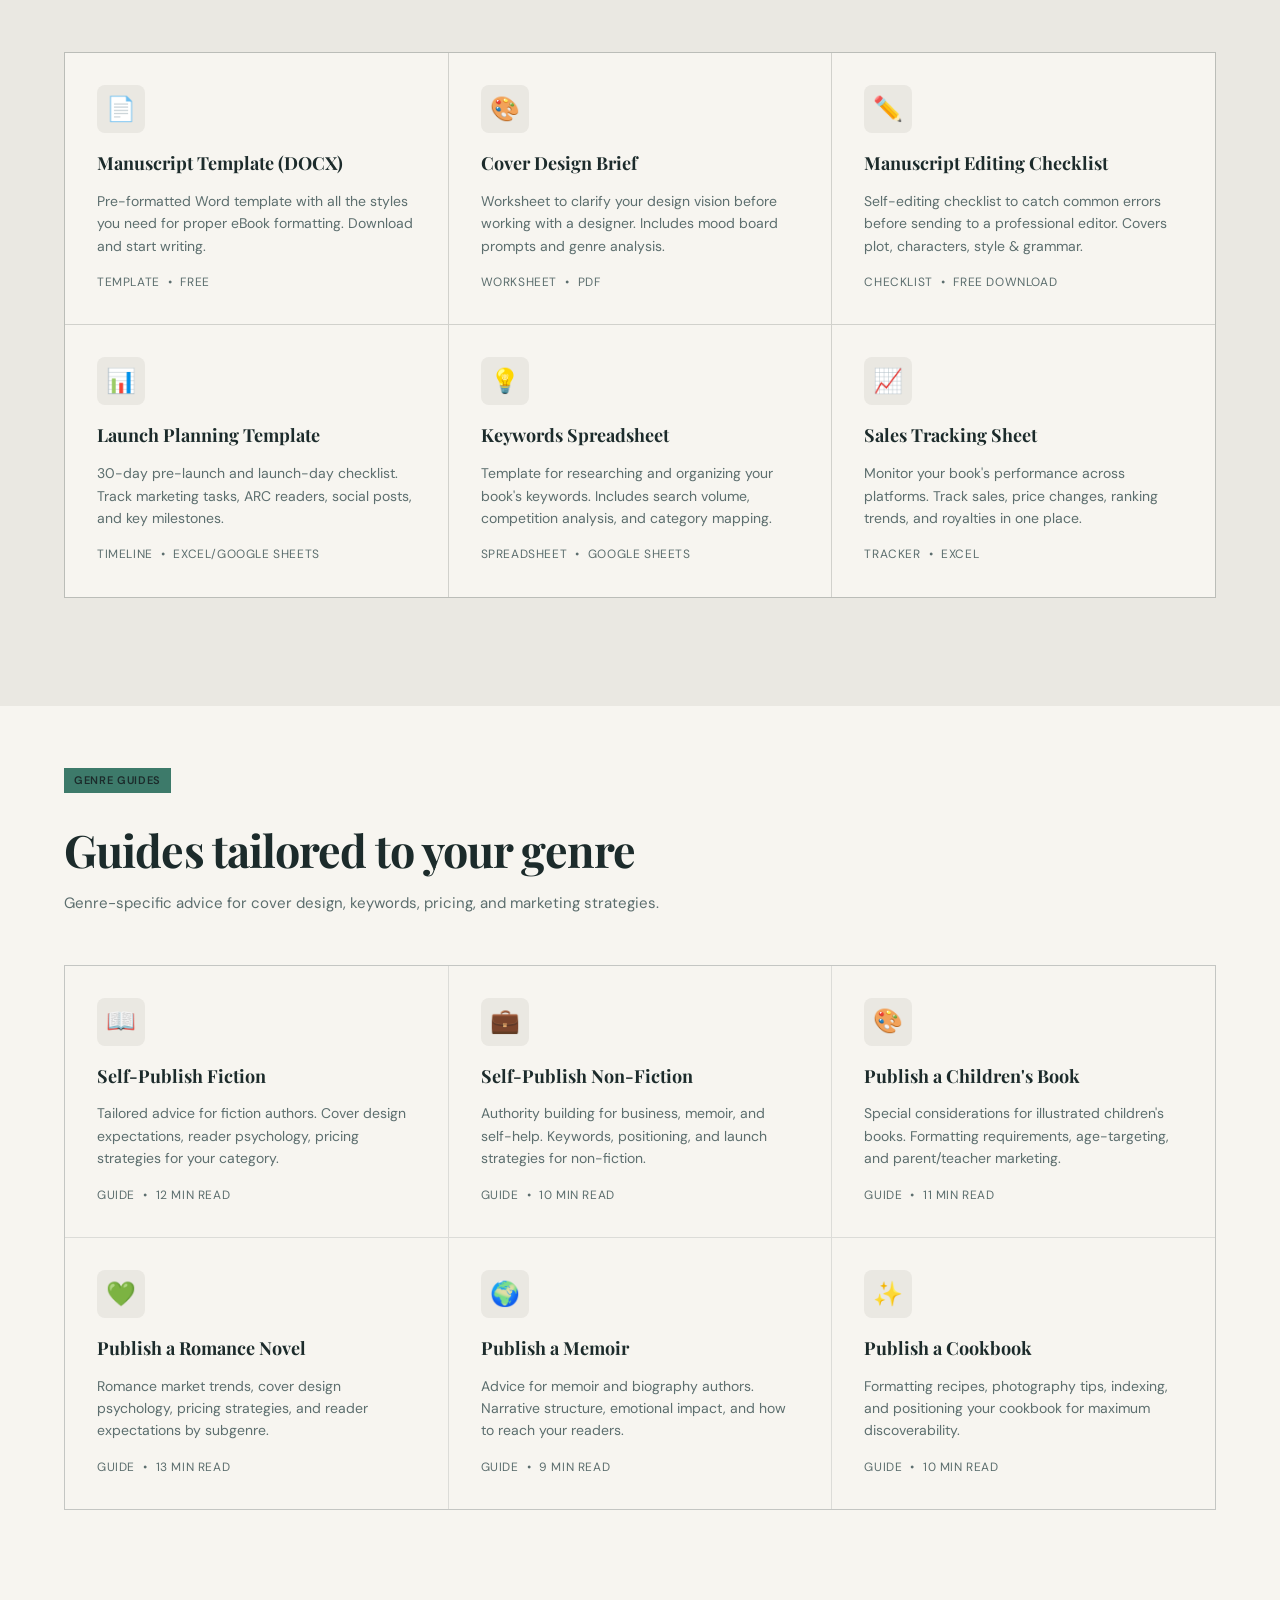
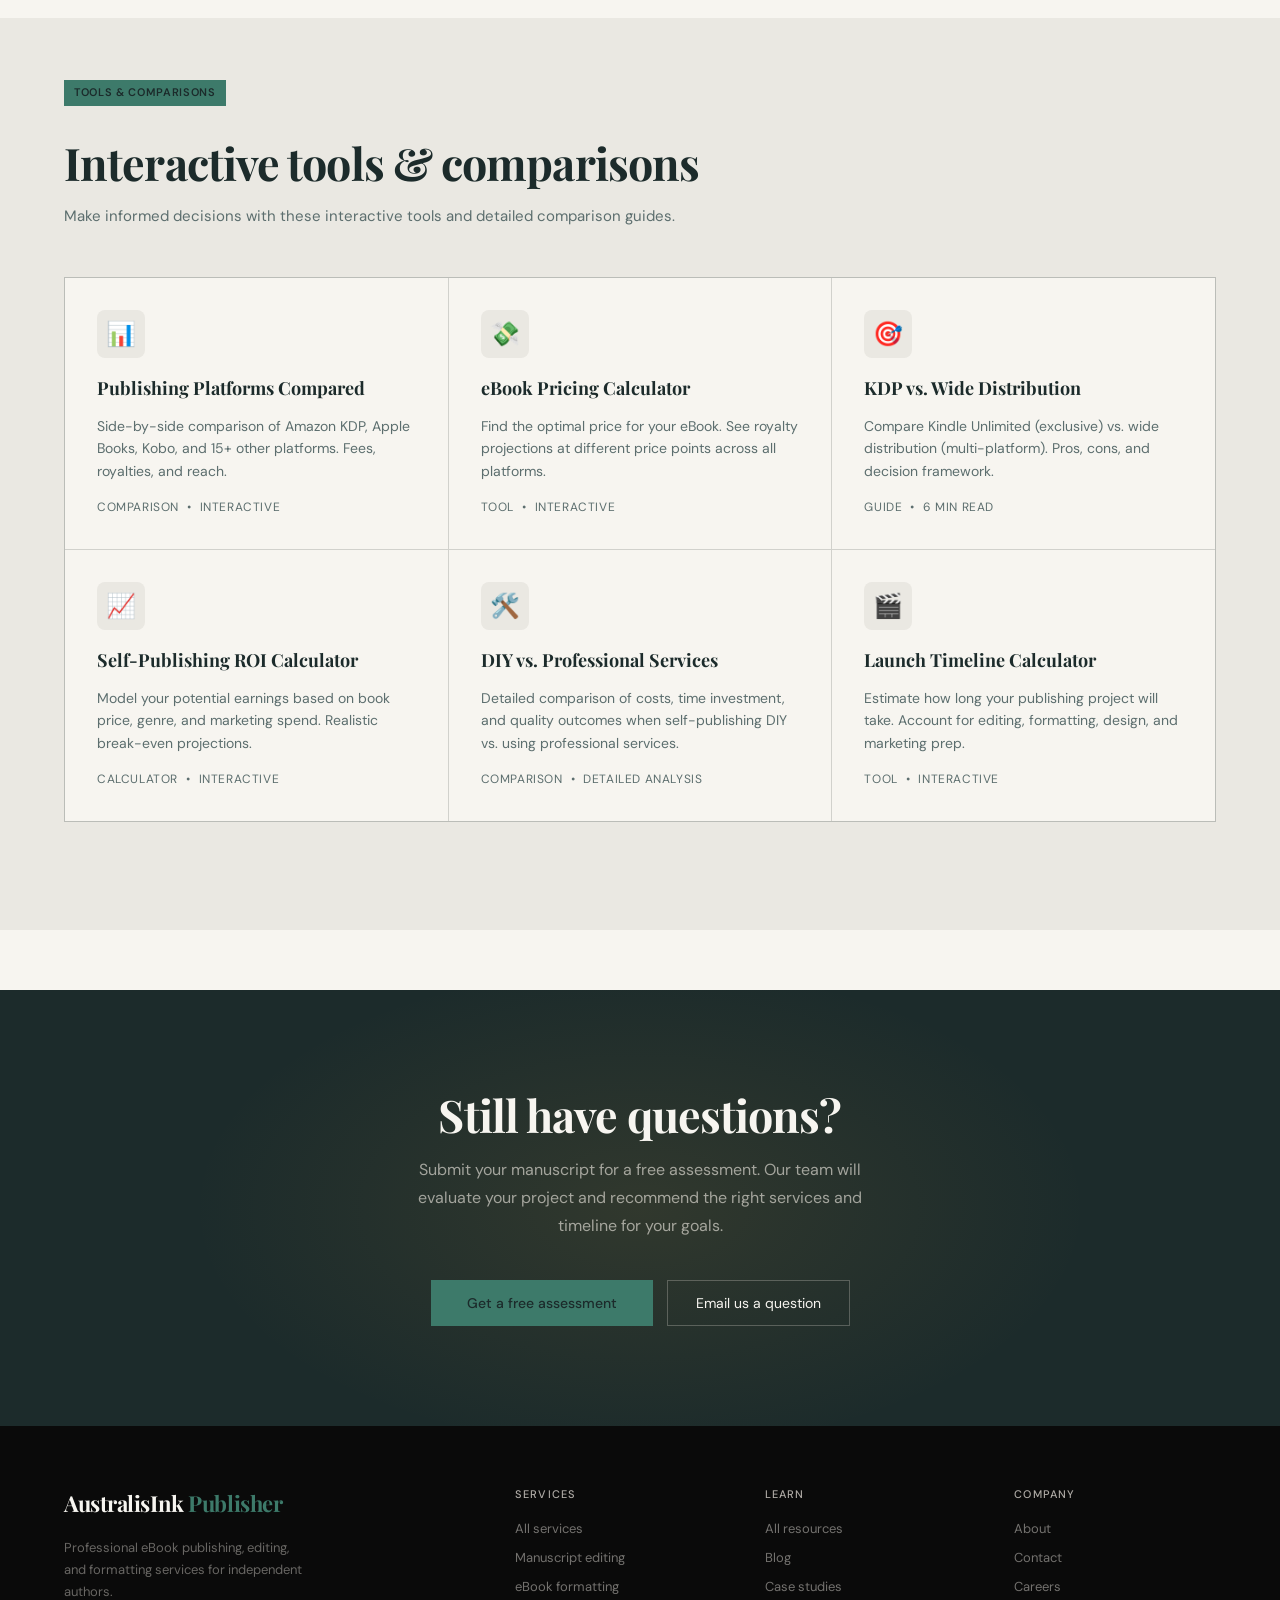
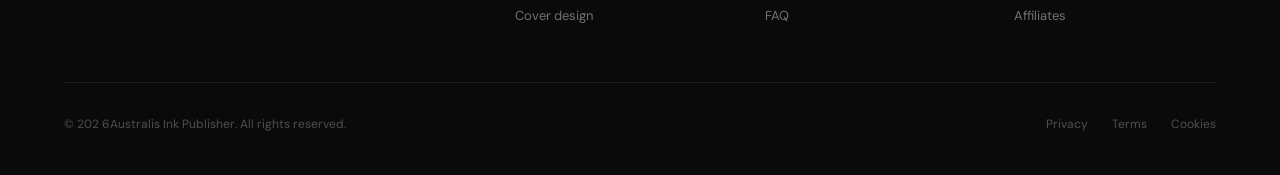
<file: resources.html>
<!DOCTYPE html>
<html lang="en-AU">
<head>
  <meta charset="UTF-8">
  <meta name="viewport" content="width=device-width, initial-scale=1.0">
  <title>Self-Publishing Guides &amp; Resources | Australis Ink Publisher</title>
  <meta name="description" content="Free self-publishing guides, checklists, and resources. Learn how to format an eBook, optimize keywords, price your book, and more. Download templates &amp; tools.">
  <meta name="keywords" content="self-publishing guide, eBook formatting guide, book publishing resources, author tools, self-publishing checklist">
  <link rel="canonical" href="https://www.australisinkpublisher.com/resources/">
  <link rel="preconnect" href="https://fonts.googleapis.com">
  <link href="https://fonts.googleapis.com/css2?family=Playfair+Display:ital,wght@0,400;0,700;0,900;1,400&family=DM+Sans:wght@300;400;500&display=swap" rel="stylesheet">
  <link rel="stylesheet" href="static/style.css">
  <style>
    .resources-grid {
      display: grid;
      grid-template-columns: repeat(3, 1fr);
      gap: 1px;
      background: var(--border);
      border: 1px solid var(--border);
      margin: 3rem 0;
    }
    .resource-card {
      background: var(--paper);
      padding: 2rem;
      transition: all 0.3s;
      cursor: pointer;
    }
    .resource-card:hover {
      background: var(--cream);
      transform: translateY(-4px);
      box-shadow: 0 12px 40px rgba(0,0,0,0.08);
    }
    .resource-icon {
      width: 48px;
      height: 48px;
      background: var(--cream);
      border-radius: 8px;
      display: flex;
      align-items: center;
      justify-content: center;
      margin-bottom: 1rem;
      font-size: 24px;
    }
    .resource-card h3 {
      font-family: var(--serif);
      font-size: 18px;
      font-weight: 700;
      margin-bottom: 0.75rem;
      color: var(--ink);
    }
    .resource-card p {
      font-size: 14px;
      color: var(--muted);
      line-height: 1.6;
      margin-bottom: 1rem;
    }
    .resource-meta {
      font-size: 12px;
      color: var(--muted);
      display: flex;
      align-items: center;
      gap: 8px;
      text-transform: uppercase;
      letter-spacing: 0.05em;
    }
    .resource-meta span:first-child::after {
      content: '•';
      margin-left: 8px;
    }
    .resource-category {
      display: inline-block;
      padding: 4px 10px;
      background: var(--gold);
      color: var(--ink);
      font-size: 11px;
      font-weight: 600;
      text-transform: uppercase;
      letter-spacing: 0.06em;
      margin-bottom: 2rem;
    }
    @media (max-width: 900px) {
      .resources-grid { grid-template-columns: repeat(2, 1fr); }
    }
    @media (max-width: 600px) {
      .resources-grid { grid-template-columns: 1fr; }
    }
  </style>
  <script type="application/ld+json">
  {
    "@context": "https://schema.org",
    "@type": "CollectionPage",
    "name": "Self-Publishing Resources &amp; Guides",
    "description": "Free guides, checklists, and tools for self-publishing authors",
    "url": "https://www.australisinkpublisher.com/resources/"
  }
  </script>
</head>
<body>

<nav id="main-nav" aria-label="Main navigation">
  <div class="nav-logo">AustralisInk<span> Publisher</span></div>
   <ul class="nav-links" id="nav-links" role="menubar">
     <li role="none"><a href="index.html" role="menuitem">Home</a></li>
     <li role="none"><a href="services-hub.html" role="menuitem">Services</a></li>
     <li role="none"><a href="resources.html" role="menuitem">Resources</a></li>
     <li role="none"><a href="blog-post-template.html" role="menuitem">Blog</a></li>

   </ul>
   <button class="nav-cta desktop-cta">Get a quote</button>
   <button class="hamburger" id="hamburger" aria-label="Open navigation menu" aria-expanded="false" aria-controls="mobile-menu">
     <span class="ham-bar"></span><span class="ham-bar"></span><span class="ham-bar"></span>
   </button>
 </nav>

 <!-- MOBILE MENU OVERLAY -->
 <div class="mobile-menu" id="mobile-menu" aria-hidden="true" role="dialog" aria-label="Navigation menu">
   <div class="mobile-menu-inner">
     <ul class="mobile-nav-links">
       <li><a href="index.html" onclick="closeMobileMenu()">Home</a></li>
       <li><a href="services-hub.html" onclick="closeMobileMenu()">Services</a></li>
       <li><a href="resources.html" onclick="closeMobileMenu()">Resources</a></li>
       <li><a href="#pricing" onclick="closeMobileMenu()">Pricing</a></li>
     </ul>
     <button class="mobile-cta" onclick="closeMobileMenu(); document.getElementById('cta-section').scrollIntoView({behavior:'smooth'})">Get a free quote</button>
   </div>
 </div>

<main style="padding-top: 68px;">

<!-- HERO -->
<section style="background: var(--cream); padding: 80px 5% 60px;">
  <div class="reveal visible" style="max-width: 720px;">
    <div class="section-tag" style="margin-bottom: 1.5rem;">
      <span></span>Free guides &amp; tools
    </div>
    <h1 class="section-heading" style="font-size: clamp(36px, 4.5vw, 52px); margin-bottom: 1.5rem;">
      Learn self-publishing<br><em>the right way</em>
    </h1>
    <p style="font-size: 16px; color: var(--muted); max-width: 520px; line-height: 1.75;">
      Everything you need to know about formatting, keywords, pricing, and launching your book. Free guides, downloadable checklists, and proven strategies from 2,400+ published authors.
    </p>
  </div>
</section>

<!-- HOW-TO GUIDES -->
<section style="padding: 60px 5%;">
  <div class="resource-category">How-to guides</div>
  <h2 class="section-heading" style="margin-bottom: 1rem;">Step-by-step publishing guides</h2>
  <p style="font-size: 15px; color: var(--muted); margin-bottom: 2rem; line-height: 1.75;">
    Comprehensive guides that walk you through each stage of self-publishing, from formatting to marketing launch.
  </p>
  
  <div class="resources-grid">
    <!-- Guide 1 -->
    <div class="resource-card">
      <div class="resource-icon">📋</div>
      <h3>Self-Publishing Checklist</h3>
      <p>A complete checklist of everything you need to do before hitting publish. Download the PDF version to track your progress.</p>
      <div class="resource-meta">
        <span>Checklist</span>
        <span>Free download</span>
      </div>
    </div>
    
    <!-- Guide 2 -->
    <div class="resource-card">
      <div class="resource-icon">📐</div>
      <h3>eBook Formatting Guide</h3>
      <p>Master EPUB, MOBI, and PDF formatting. Learn the technical requirements for every platform, plus common mistakes to avoid.</p>
      <div class="resource-meta">
        <span>Guide</span>
        <span>10 min read</span>
      </div>
    </div>
    
    <!-- Guide 3 -->
    <div class="resource-card">
      <div class="resource-icon">💰</div>
      <h3>Self-Publishing Costs Breakdown</h3>
      <p>How much does it really cost to self-publish? Detailed cost breakdown for DIY vs. professional services.</p>
      <div class="resource-meta">
        <span>Guide</span>
        <span>8 min read</span>
      </div>
    </div>
    
    <!-- Guide 4 -->
    <div class="resource-card">
      <div class="resource-icon">🎯</div>
      <h3>Amazon KDP Publishing Guide</h3>
      <p>Complete step-by-step guide to publishing on Amazon KDP. Category strategy, pricing, and A9 algorithm basics.</p>
      <div class="resource-meta">
        <span>Guide</span>
        <span>15 min read</span>
      </div>
    </div>
    
    <!-- Guide 5 -->
    <div class="resource-card">
      <div class="resource-icon">📝</div>
      <h3>How to Write a Book Blurb</h3>
      <p>Learn the psychology of effective book descriptions. Templates, examples, and formulas that convert browsers into buyers.</p>
      <div class="resource-meta">
        <span>Guide</span>
        <span>12 min read</span>
      </div>
    </div>
    
    <!-- Guide 6 -->
    <div class="resource-card">
      <div class="resource-icon">🏷️</div>
      <h3>Book Keywords &amp; SEO</h3>
      <p>Master keyword research for eBook discovery. Find high-ranking keywords, optimize your metadata, and increase visibility.</p>
      <div class="resource-meta">
        <span>Guide</span>
        <span>14 min read</span>
      </div>
    </div>
  </div>
</section>

<!-- DOWNLOADS -->
<section style="padding: 60px 5%; background: var(--cream);">
  <div class="resource-category">Downloadable templates</div>
  <h2 class="section-heading" style="margin-bottom: 1rem;">Free templates &amp; worksheets</h2>
  <p style="font-size: 15px; color: var(--muted); margin-bottom: 2rem; line-height: 1.75;">
    Copy these templates and adapt them to your book. Save time and avoid common formatting mistakes.
  </p>
  
  <div class="resources-grid">
    <!-- Download 1 -->
    <div class="resource-card">
      <div class="resource-icon">📄</div>
      <h3>Manuscript Template (DOCX)</h3>
      <p>Pre-formatted Word template with all the styles you need for proper eBook formatting. Download and start writing.</p>
      <div class="resource-meta">
        <span>Template</span>
        <span>Free</span>
      </div>
    </div>
    
    <!-- Download 2 -->
    <div class="resource-card">
      <div class="resource-icon">🎨</div>
      <h3>Cover Design Brief</h3>
      <p>Worksheet to clarify your design vision before working with a designer. Includes mood board prompts and genre analysis.</p>
      <div class="resource-meta">
        <span>Worksheet</span>
        <span>PDF</span>
      </div>
    </div>
    
    <!-- Download 3 -->
    <div class="resource-card">
      <div class="resource-icon">✏️</div>
      <h3>Manuscript Editing Checklist</h3>
      <p>Self-editing checklist to catch common errors before sending to a professional editor. Covers plot, characters, style &amp; grammar.</p>
      <div class="resource-meta">
        <span>Checklist</span>
        <span>Free download</span>
      </div>
    </div>
    
    <!-- Download 4 -->
    <div class="resource-card">
      <div class="resource-icon">📊</div>
      <h3>Launch Planning Template</h3>
      <p>30-day pre-launch and launch-day checklist. Track marketing tasks, ARC readers, social posts, and key milestones.</p>
      <div class="resource-meta">
        <span>Timeline</span>
        <span>Excel/Google Sheets</span>
      </div>
    </div>
    
    <!-- Download 5 -->
    <div class="resource-card">
      <div class="resource-icon">💡</div>
      <h3>Keywords Spreadsheet</h3>
      <p>Template for researching and organizing your book's keywords. Includes search volume, competition analysis, and category mapping.</p>
      <div class="resource-meta">
        <span>Spreadsheet</span>
        <span>Google Sheets</span>
      </div>
    </div>
    
    <!-- Download 6 -->
    <div class="resource-card">
      <div class="resource-icon">📈</div>
      <h3>Sales Tracking Sheet</h3>
      <p>Monitor your book's performance across platforms. Track sales, price changes, ranking trends, and royalties in one place.</p>
      <div class="resource-meta">
        <span>Tracker</span>
        <span>Excel</span>
      </div>
    </div>
  </div>
</section>

<!-- GENRE GUIDES -->
<section style="padding: 60px 5%;">
  <div class="resource-category">Genre guides</div>
  <h2 class="section-heading" style="margin-bottom: 1rem;">Guides tailored to your genre</h2>
  <p style="font-size: 15px; color: var(--muted); margin-bottom: 2rem; line-height: 1.75;">
    Genre-specific advice for cover design, keywords, pricing, and marketing strategies.
  </p>
  
  <div class="resources-grid">
    <!-- Genre 1 -->
    <div class="resource-card">
      <div class="resource-icon">📖</div>
      <h3>Self-Publish Fiction</h3>
      <p>Tailored advice for fiction authors. Cover design expectations, reader psychology, pricing strategies for your category.</p>
      <div class="resource-meta">
        <span>Guide</span>
        <span>12 min read</span>
      </div>
    </div>
    
    <!-- Genre 2 -->
    <div class="resource-card">
      <div class="resource-icon">💼</div>
      <h3>Self-Publish Non-Fiction</h3>
      <p>Authority building for business, memoir, and self-help. Keywords, positioning, and launch strategies for non-fiction.</p>
      <div class="resource-meta">
        <span>Guide</span>
        <span>10 min read</span>
      </div>
    </div>
    
    <!-- Genre 3 -->
    <div class="resource-card">
      <div class="resource-icon">🎨</div>
      <h3>Publish a Children's Book</h3>
      <p>Special considerations for illustrated children's books. Formatting requirements, age-targeting, and parent/teacher marketing.</p>
      <div class="resource-meta">
        <span>Guide</span>
        <span>11 min read</span>
      </div>
    </div>
    
    <!-- Genre 4 -->
    <div class="resource-card">
      <div class="resource-icon">💚</div>
      <h3>Publish a Romance Novel</h3>
      <p>Romance market trends, cover design psychology, pricing strategies, and reader expectations by subgenre.</p>
      <div class="resource-meta">
        <span>Guide</span>
        <span>13 min read</span>
      </div>
    </div>
    
    <!-- Genre 5 -->
    <div class="resource-card">
      <div class="resource-icon">🌍</div>
      <h3>Publish a Memoir</h3>
      <p>Advice for memoir and biography authors. Narrative structure, emotional impact, and how to reach your readers.</p>
      <div class="resource-meta">
        <span>Guide</span>
        <span>9 min read</span>
      </div>
    </div>
    
    <!-- Genre 6 -->
    <div class="resource-card">
      <div class="resource-icon">✨</div>
      <h3>Publish a Cookbook</h3>
      <p>Formatting recipes, photography tips, indexing, and positioning your cookbook for maximum discoverability.</p>
      <div class="resource-meta">
        <span>Guide</span>
        <span>10 min read</span>
      </div>
    </div>
  </div>
</section>

<!-- COMPARISON TOOLS -->
<section style="padding: 60px 5%; background: var(--cream);">
  <div class="resource-category">Tools &amp; comparisons</div>
  <h2 class="section-heading" style="margin-bottom: 1rem;">Interactive tools &amp; comparisons</h2>
  <p style="font-size: 15px; color: var(--muted); margin-bottom: 2rem; line-height: 1.75;">
    Make informed decisions with these interactive tools and detailed comparison guides.
  </p>
  
  <div class="resources-grid">
    <!-- Tool 1 -->
    <div class="resource-card">
      <div class="resource-icon">📊</div>
      <h3>Publishing Platforms Compared</h3>
      <p>Side-by-side comparison of Amazon KDP, Apple Books, Kobo, and 15+ other platforms. Fees, royalties, and reach.</p>
      <div class="resource-meta">
        <span>Comparison</span>
        <span>Interactive</span>
      </div>
    </div>
    
    <!-- Tool 2 -->
    <div class="resource-card">
      <div class="resource-icon">💸</div>
      <h3>eBook Pricing Calculator</h3>
      <p>Find the optimal price for your eBook. See royalty projections at different price points across all platforms.</p>
      <div class="resource-meta">
        <span>Tool</span>
        <span>Interactive</span>
      </div>
    </div>
    
    <!-- Tool 3 -->
    <div class="resource-card">
      <div class="resource-icon">🎯</div>
      <h3>KDP vs. Wide Distribution</h3>
      <p>Compare Kindle Unlimited (exclusive) vs. wide distribution (multi-platform). Pros, cons, and decision framework.</p>
      <div class="resource-meta">
        <span>Guide</span>
        <span>6 min read</span>
      </div>
    </div>
    
    <!-- Tool 4 -->
    <div class="resource-card">
      <div class="resource-icon">📈</div>
      <h3>Self-Publishing ROI Calculator</h3>
      <p>Model your potential earnings based on book price, genre, and marketing spend. Realistic break-even projections.</p>
      <div class="resource-meta">
        <span>Calculator</span>
        <span>Interactive</span>
      </div>
    </div>
    
    <!-- Tool 5 -->
    <div class="resource-card">
      <div class="resource-icon">🛠️</div>
      <h3>DIY vs. Professional Services</h3>
      <p>Detailed comparison of costs, time investment, and quality outcomes when self-publishing DIY vs. using professional services.</p>
      <div class="resource-meta">
        <span>Comparison</span>
        <span>Detailed analysis</span>
      </div>
    </div>
    
    <!-- Tool 6 -->
    <div class="resource-card">
      <div class="resource-icon">🎬</div>
      <h3>Launch Timeline Calculator</h3>
      <p>Estimate how long your publishing project will take. Account for editing, formatting, design, and marketing prep.</p>
      <div class="resource-meta">
        <span>Tool</span>
        <span>Interactive</span>
      </div>
    </div>
  </div>
</section>

<!-- CTA -->
<section class="cta-section" style="padding: 100px 5%; margin-top: 60px;">
  <div class="cta-bg"></div>
  <div style="position:relative;z-index:2;">
    <h2 class="section-heading" style="text-align:center; margin-bottom: 1rem;">Still have questions?</h2>
    <p class="cta-desc">Submit your manuscript for a free assessment. Our team will evaluate your project and recommend the right services and timeline for your goals.</p>
    <div class="cta-actions">
      <button class="btn-gold">Get a free assessment</button>
      <button class="btn-outline" style="color:var(--paper);border-color:rgba(245,240,232,0.25);">Email us a question</button>
    </div>
  </div>
</section>

</main>

<!-- FOOTER -->
<footer>
  <div class="footer-top">
    <div class="footer-brand">
      <span class="nav-logo">AustralisInk<span style="color:var(--gold)"> Publisher</span></span>
      <p class="footer-tagline">Professional eBook publishing, editing, and formatting services for independent authors.</p>
    </div>
    <div class="footer-col">
      <h4>Services</h4>
      <a href="services-hub.html">All services</a>
      <a href="services/manuscript-editing.html">Manuscript editing</a>
      <a href="#">eBook formatting</a>
      <a href="#">Cover design</a>
    </div>
    <div class="footer-col">
      <h4>Learn</h4>
      <a href="resources.html">All resources</a>
      <a href="#">Blog</a>
      <a href="#">Case studies</a>
      <a href="#">FAQ</a>
    </div>
    <div class="footer-col">
      <h4>Company</h4>
      <a href="#">About</a>
      <a href="#">Contact</a>
      <a href="#">Careers</a>
      <a href="#">Affiliates</a>
    </div>
  </div>
  <div class="footer-bottom">
    <span class="footer-copy">© 202 6Australis Ink Publisher. All rights reserved.</span>
    <div class="footer-legal">
      <a href="#">Privacy</a>
      <a href="#">Terms</a>
      <a href="#">Cookies</a>
    </div>
  </div>
</footer>

<script src="static/script.js"></script>
</body>
</html>
</file>
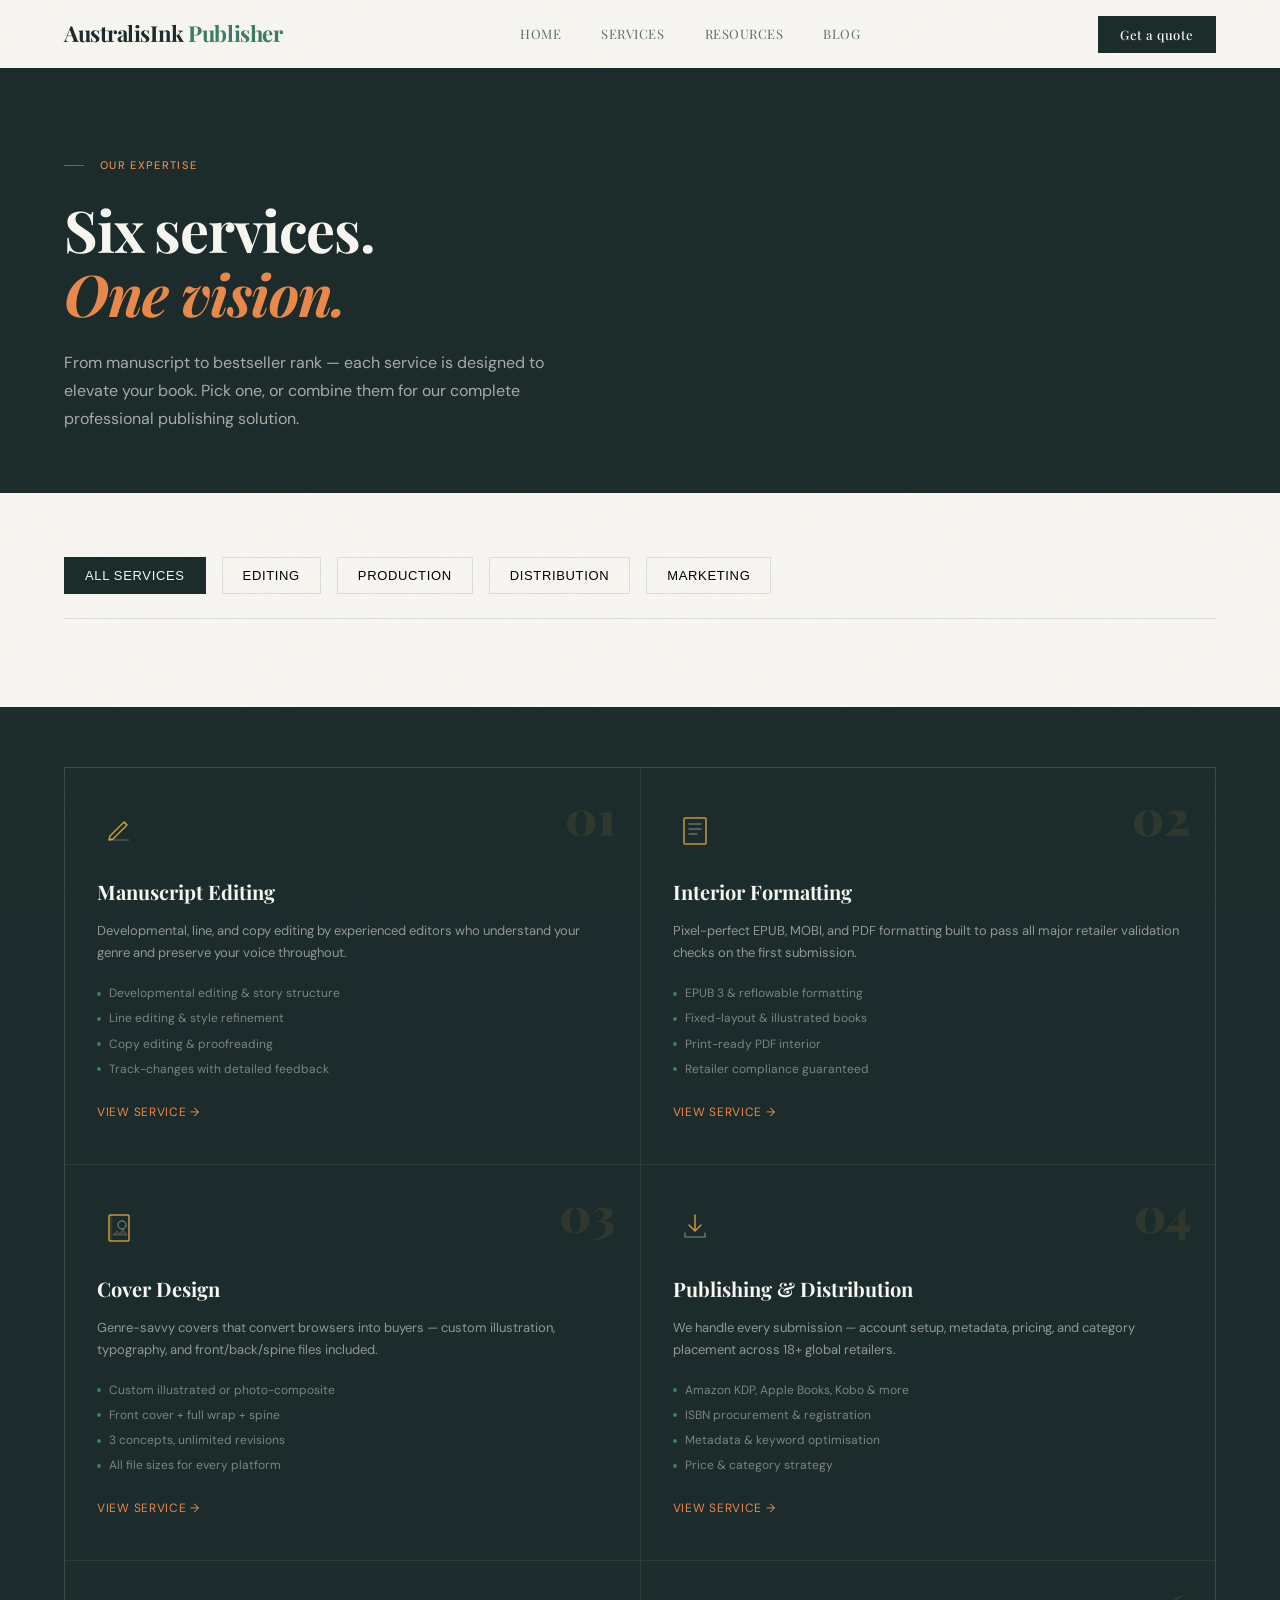
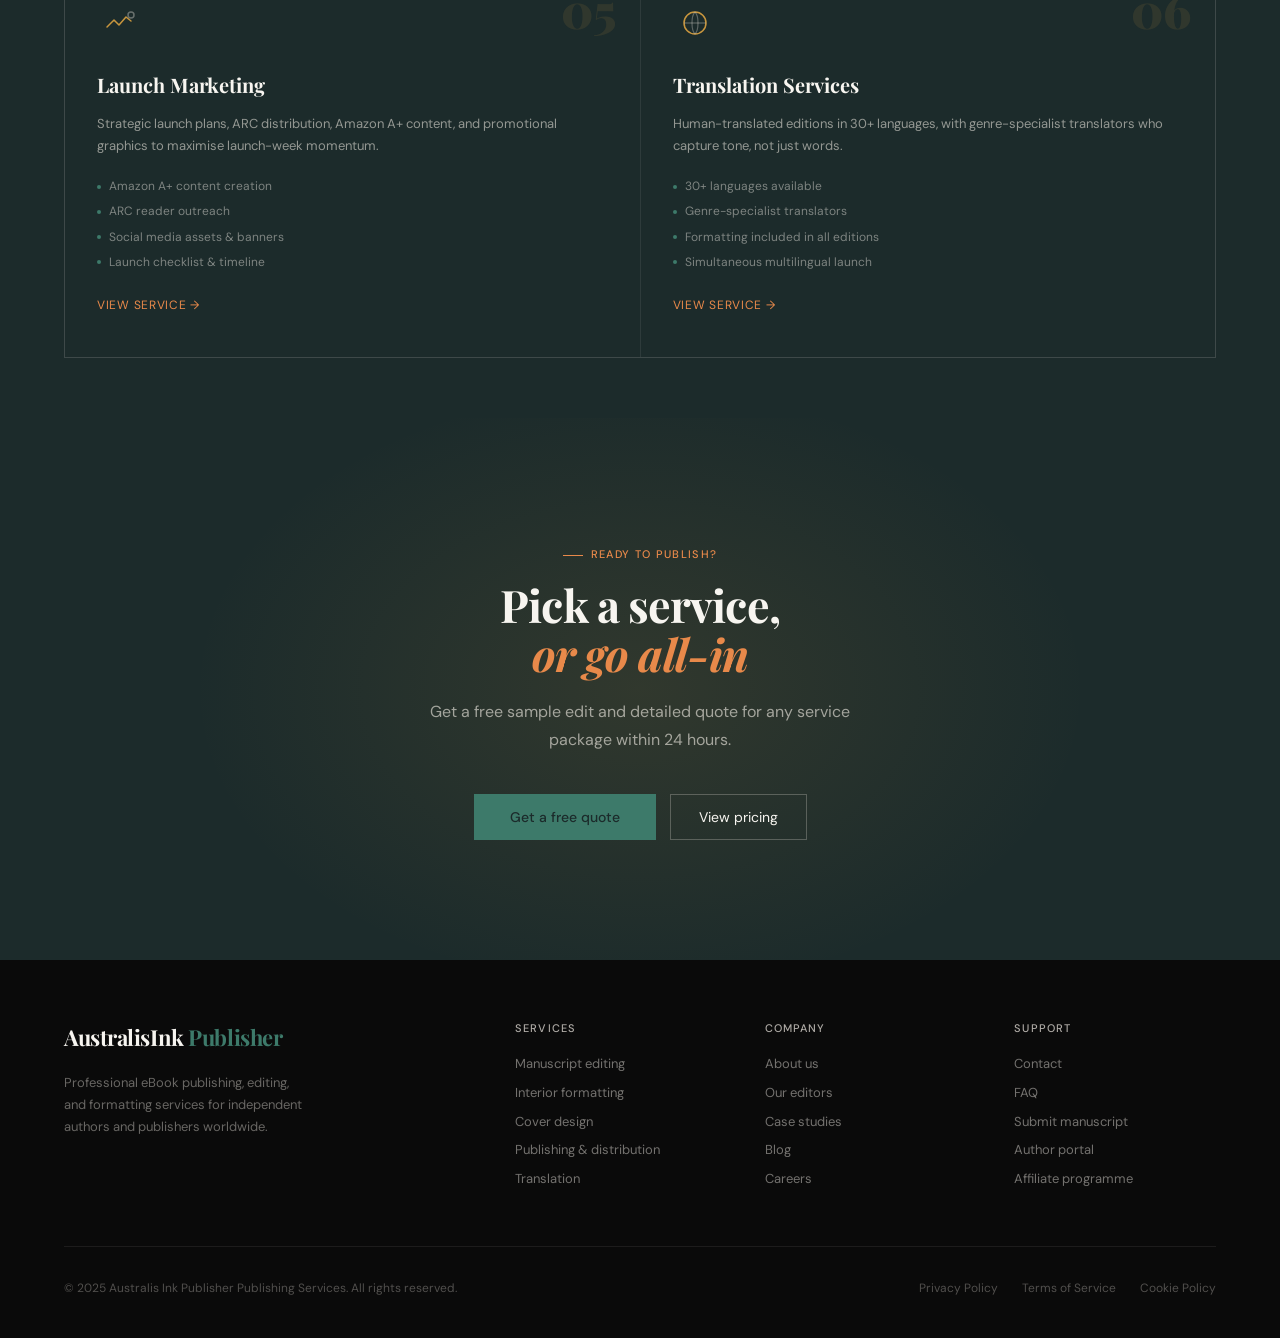
<file: services-hub.html>
<!DOCTYPE html>
<html lang="en-AU">
<head>
  <meta charset="UTF-8">
  <meta name="viewport" content="width=device-width, initial-scale=1.0">
  <title>eBook Publishing Services — Australis Ink Publisher | Editing, Formatting &amp; Cover Design</title>
  <meta name="description" content="Professional eBook editing, formatting, cover design, and distribution services. Expert team, 2,400+ authors published, 4.9★ rated. View all our services.">
  <meta name="keywords" content="eBook publishing services, manuscript editing, eBook formatting, book cover design, eBook distribution, professional publishing services">
  <link rel="canonical" href="https://www.australisinkpublisher.com/services/">
  <link rel="preconnect" href="https://fonts.googleapis.com">
  <link href="https://fonts.googleapis.com/css2?family=Playfair+Display:ital,wght@0,400;0,700;0,900;1,400&family=DM+Sans:wght@300;400;500&display=swap" rel="stylesheet">
  <link rel="stylesheet" href="static/style.css">
  <script type="application/ld+json">
  {
    "@context": "https://schema.org",
    "@type": "CollectionPage",
    "name": "eBook Publishing Services",
    "description": "Complete range of professional eBook publishing services including editing, formatting, cover design, and distribution.",
    "url": "https://www.australisinkpublisher.com/services/",
    "isPartOf": {
      "@type": "WebSite",
      "name": "Australis Ink Publisher",
      "url": "https://www.australisinkpublisher.com"
    }
  }
  </script>
  <style>
    .services-nav {
      display: flex;
      gap: 1rem;
      margin-bottom: 3rem;
      flex-wrap: wrap;
      padding: 1.5rem 0;
      border-bottom: 1px solid var(--border);
    }
    .services-nav button {
      padding: 10px 20px;
      background: transparent;
      border: 1px solid var(--border);
      font-size: 13px;
      font-weight: 500;
      cursor: pointer;
      transition: all 0.2s;
      text-transform: uppercase;
      letter-spacing: 0.05em;
    }
    .services-nav button:hover,
    .services-nav button.active {
      background: var(--ink);
      color: var(--paper);
      border-color: var(--ink);
    }
    .services-grid { grid-template-columns: repeat(2, 1fr); }
    @media (max-width: 900px) {
      .services-grid { grid-template-columns: 1fr; }
      .services-nav { gap: 0.75rem; }
      .services-nav button { font-size: 12px; padding: 8px 16px; }
    }
  </style>
</head>
<body>

<nav id="main-nav" aria-label="Main navigation">
  <div class="nav-logo">AustralisInk<span> Publisher</span></div>
   <ul class="nav-links" id="nav-links" role="menubar">
     <li role="none"><a href="index.html" role="menuitem">Home</a></li>
     <li role="none"><a href="services-hub.html" role="menuitem">Services</a></li>
     <li role="none"><a href="resources.html" role="menuitem">Resources</a></li>
     <li role="none"><a href="blog-post-template.html" role="menuitem">Blog</a></li>
   </ul>
  <button class="nav-cta desktop-cta" onclick="document.getElementById('cta-section').scrollIntoView({behavior:'smooth'})">Get a quote</button>
  <button class="hamburger" id="hamburger" aria-label="Open navigation menu" aria-expanded="false" aria-controls="mobile-menu">
    <span class="ham-bar"></span>
    <span class="ham-bar"></span>
    <span class="ham-bar"></span>
  </button>
</nav>

<div class="mobile-menu" id="mobile-menu" aria-hidden="true" role="dialog" aria-label="Navigation menu">
   <div class="mobile-menu-inner">
     <ul class="mobile-nav-links">
       <li><a href="index.html" onclick="closeMobileMenu()">Home</a></li>
       <li><a href="services-hub.html" onclick="closeMobileMenu()">Services</a></li>
       <li><a href="resources.html" onclick="closeMobileMenu()">Resources</a></li>
       <li><a href="#pricing" onclick="closeMobileMenu()">Pricing</a></li>
       <li><a href="#faq" onclick="closeMobileMenu()">FAQ</a></li>
     </ul>
     <button class="mobile-cta" onclick="closeMobileMenu(); document.getElementById('cta-section').scrollIntoView({behavior:'smooth'})">Get a free quote</button>
   </div>
 </div>

<main style="padding-top: 68px;">

<!-- HERO SECTION FOR SERVICES PAGE -->
<section style="background: var(--ink); color: var(--paper); padding: 80px 5% 60px;">
  <div class="reveal visible" style="max-width: 720px;">
    <div class="section-tag" style="color: var(--gold-light); margin-bottom: 1.5rem;">
      <span style="background: var(--gold-light);" class="section-tag-line"></span>
      Our expertise
    </div>
    <h1 class="section-heading" style="color: var(--paper); font-size: clamp(36px, 4.5vw, 58px); margin-bottom: 1.5rem;">
      Six services.<br><em style="color: var(--gold-light);">One vision.</em>
    </h1>
    <p style="font-size: 16px; color: rgba(245,240,232,0.65); max-width: 520px; line-height: 1.75;">
      From manuscript to bestseller rank — each service is designed to elevate your book. Pick one, or combine them for our complete professional publishing solution.
    </p>
  </div>
</section>

<!-- SERVICES FILTER NAV -->
<section style="background: var(--paper); padding: 40px 5%;">
  <div class="services-nav">
    <button class="active" onclick="filterServices('all')">All services</button>
    <button onclick="filterServices('editing')">Editing</button>
    <button onclick="filterServices('production')">Production</button>
    <button onclick="filterServices('distribution')">Distribution</button>
    <button onclick="filterServices('marketing')">Marketing</button>
  </div>
</section>

<!-- SERVICES GRID -->
<section style="background: var(--ink); color: var(--paper); padding: 60px 5%;">
  <div class="services-grid" id="services-grid">
    
    <!-- 1. Manuscript Editing -->
    <article class="service-card reveal visible" data-category="editing">
      <div class="service-num">01</div>
      <div class="service-icon">
        <svg viewBox="0 0 32 32" fill="none" xmlns="http://www.w3.org/2000/svg">
          <path d="M6 26l4-1 14-14-3-3L7 22l-1 4z" stroke="#C8963E" stroke-width="1.5" stroke-linejoin="round"></path>
          <path d="M21 8l3 3" stroke="#C8963E" stroke-width="1.5"></path>
          <path d="M6 26h20" stroke="rgba(245,240,232,0.2)" stroke-width="1.5"></path>
        </svg>
      </div>
      <h3 class="service-title">Manuscript Editing</h3>
      <p class="service-desc">Developmental, line, and copy editing by experienced editors who understand your genre and preserve your voice throughout.</p>
      <ul class="service-features">
        <li>Developmental editing &amp; story structure</li>
        <li>Line editing &amp; style refinement</li>
        <li>Copy editing &amp; proofreading</li>
        <li>Track-changes with detailed feedback</li>
      </ul>
      <a class="service-link" href="manuscript-editing.html">View service →</a>
    </article>

    <!-- 2. eBook Formatting -->
    <article class="service-card reveal visible" data-category="production">
      <div class="service-num">02</div>
      <div class="service-icon">
        <svg viewBox="0 0 32 32" fill="none">
          <rect x="5" y="4" width="22" height="26" rx="1" stroke="#C8963E" stroke-width="1.5"></rect>
          <path d="M10 10h12M10 15h12M10 20h8" stroke="rgba(245,240,232,0.35)" stroke-width="1.5" stroke-linecap="round"></path>
        </svg>
      </div>
      <h3 class="service-title">Interior Formatting</h3>
      <p class="service-desc">Pixel-perfect EPUB, MOBI, and PDF formatting built to pass all major retailer validation checks on the first submission.</p>
      <ul class="service-features">
        <li>EPUB 3 &amp; reflowable formatting</li>
        <li>Fixed-layout &amp; illustrated books</li>
        <li>Print-ready PDF interior</li>
        <li>Retailer compliance guaranteed</li>
      </ul>
      <a class="service-link" href="services/ebook-formatting.html">View service →</a>
    </article>

    <!-- 3. Cover Design -->
    <article class="service-card reveal visible" data-category="production">
      <div class="service-num">03</div>
      <div class="service-icon">
        <svg viewBox="0 0 32 32" fill="none">
          <rect x="6" y="4" width="20" height="26" rx="1" stroke="#C8963E" stroke-width="1.5"></rect>
          <path d="M6 4h3v26H6z" fill="rgba(200,150,62,0.15)"></path>
          <circle cx="19" cy="14" r="4" stroke="rgba(245,240,232,0.35)" stroke-width="1.5"></circle>
          <path d="M10 24l4-4 3 3 3-5 4 6H10z" fill="rgba(200,150,62,0.2)" stroke="rgba(245,240,232,0.2)" stroke-width="1"></path>
        </svg>
      </div>
      <h3 class="service-title">Cover Design</h3>
      <p class="service-desc">Genre-savvy covers that convert browsers into buyers — custom illustration, typography, and front/back/spine files included.</p>
      <ul class="service-features">
        <li>Custom illustrated or photo-composite</li>
        <li>Front cover + full wrap + spine</li>
        <li>3 concepts, unlimited revisions</li>
        <li>All file sizes for every platform</li>
      </ul>
      <a class="service-link" href="services/book-cover-design.html">View service →</a>
    </article>

    <!-- 4. Publishing & Distribution -->
    <article class="service-card reveal visible" data-category="distribution">
      <div class="service-num">04</div>
      <div class="service-icon">
        <svg viewBox="0 0 32 32" fill="none">
          <path d="M16 4v16M10 14l6 6 6-6" stroke="#C8963E" stroke-width="1.5" stroke-linecap="round" stroke-linejoin="round"></path>
          <path d="M6 22v4h20v-4" stroke="rgba(245,240,232,0.35)" stroke-width="1.5" stroke-linecap="round"></path>
        </svg>
      </div>
      <h3 class="service-title">Publishing &amp; Distribution</h3>
      <p class="service-desc">We handle every submission — account setup, metadata, pricing, and category placement across 18+ global retailers.</p>
      <ul class="service-features">
        <li>Amazon KDP, Apple Books, Kobo &amp; more</li>
        <li>ISBN procurement &amp; registration</li>
        <li>Metadata &amp; keyword optimisation</li>
        <li>Price &amp; category strategy</li>
      </ul>
      <a class="service-link" href="services/ebook-distribution.html">View service →</a>
    </article>

    <!-- 5. Launch Marketing -->
    <article class="service-card reveal visible" data-category="marketing">
      <div class="service-num">05</div>
      <div class="service-icon">
        <svg viewBox="0 0 32 32" fill="none">
          <path d="M4 20l7-7 5 5 7-8 5 4" stroke="#C8963E" stroke-width="1.5" stroke-linecap="round" stroke-linejoin="round"></path>
          <circle cx="28" cy="8" r="3" stroke="rgba(245,240,232,0.35)" stroke-width="1.5"></circle>
        </svg>
      </div>
      <h3 class="service-title">Launch Marketing</h3>
      <p class="service-desc">Strategic launch plans, ARC distribution, Amazon A+ content, and promotional graphics to maximise launch-week momentum.</p>
      <ul class="service-features">
        <li>Amazon A+ content creation</li>
        <li>ARC reader outreach</li>
        <li>Social media assets &amp; banners</li>
        <li>Launch checklist &amp; timeline</li>
      </ul>
      <a class="service-link" href="#">View service →</a>
    </article>

    <!-- 6. Translation -->
    <article class="service-card reveal visible" data-category="distribution">
      <div class="service-num">06</div>
      <div class="service-icon">
        <svg viewBox="0 0 32 32" fill="none">
          <circle cx="16" cy="16" r="11" stroke="#C8963E" stroke-width="1.5"></circle>
          <path d="M16 5c-4 4-4 18 0 22M16 5c4 4 4 18 0 22" stroke="rgba(245,240,232,0.3)" stroke-width="1.2"></path>
          <path d="M5 16h22" stroke="rgba(245,240,232,0.3)" stroke-width="1.2"></path>
        </svg>
      </div>
      <h3 class="service-title">Translation Services</h3>
      <p class="service-desc">Human-translated editions in 30+ languages, with genre-specialist translators who capture tone, not just words.</p>
      <ul class="service-features">
        <li>30+ languages available</li>
        <li>Genre-specialist translators</li>
        <li>Formatting included in all editions</li>
        <li>Simultaneous multilingual launch</li>
      </ul>
      <a class="service-link" href="#">View service →</a>
    </article>

  </div>
</section>

<!-- CTA -->
<section class="cta-section" id="cta-section">
  <div class="cta-bg" aria-hidden="true"></div>
  <div style="position:relative;z-index:2;">
    <div class="section-tag reveal visible" style="justify-content:center;">Ready to publish?</div>
    <h2 class="section-heading reveal visible" style="text-align:center;">Pick a service,<br><em>or go all-in</em></h2>
    <p class="cta-desc reveal visible">Get a free sample edit and detailed quote for any service package within 24 hours.</p>
    <div class="cta-actions reveal visible">
      <button class="btn-gold">Get a free quote</button>
      <button class="btn-outline" style="color:var(--paper);border-color:rgba(245,240,232,0.25);">View pricing</button>
    </div>
  </div>
</section>

</main>

<!-- FOOTER -->
<footer>
  <div class="footer-top">
    <div class="footer-brand">
      <span class="nav-logo">AustralisInk<span style="color:var(--gold)"> Publisher</span></span>
      <p class="footer-tagline">Professional eBook publishing, editing, and formatting services for independent authors and publishers worldwide.</p>
    </div>
    <div class="footer-col">
      <h4>Services</h4>
      <a href="services/manuscript-editing.html">Manuscript editing</a>
      <a href="services/ebook-formatting.html">Interior formatting</a>
      <a href="services/book-cover-design.html">Cover design</a>
      <a href="services/ebook-distribution.html">Publishing &amp; distribution</a>
      <a href="#">Translation</a>
    </div>
    <div class="footer-col">
      <h4>Company</h4>
      <a href="#">About us</a>
      <a href="#">Our editors</a>
      <a href="#">Case studies</a>
      <a href="#">Blog</a>
      <a href="#">Careers</a>
    </div>
    <div class="footer-col">
      <h4>Support</h4>
      <a href="#">Contact</a>
      <a href="#">FAQ</a>
      <a href="#">Submit manuscript</a>
      <a href="#">Author portal</a>
      <a href="#">Affiliate programme</a>
    </div>
  </div>
  <div class="footer-bottom">
    <span class="footer-copy">© 2025 Australis Ink Publisher Publishing Services. All rights reserved.</span>
    <div class="footer-legal">
      <a href="#">Privacy Policy</a>
      <a href="#">Terms of Service</a>
      <a href="#">Cookie Policy</a>
    </div>
  </div>
</footer>

<script src="static/script.js"></script>
<script>
function filterServices(category) {
  const cards = document.querySelectorAll('.service-card');
  const buttons = document.querySelectorAll('.services-nav button');
  
  buttons.forEach(btn => btn.classList.remove('active'));
  event.target.classList.add('active');
  
  cards.forEach(card => {
    if (category === 'all' || card.dataset.category === category) {
      card.style.display = '';
    } else {
      card.style.display = 'none';
    }
  });
}
</script>
</body>
</html>
</file>
<file: static/style.css>
:root {
  --ink: #1C2B2B;
  --paper: #F7F5F0;
  --cream: #EAE8E2;
  --gold: #3D7A6A;
  --gold-light: #E8894A;
  --rust: #A8C5BC;
  --sage: #2D5C4E;
  --muted: #5C6E6E;
  --border: rgba(28,43,43,0.12);
  --serif: 'Playfair Display', Georgia, serif;
  --sans: 'DM Sans', sans-serif;
}

*, *::before, *::after { box-sizing: border-box; margin: 0; padding: 0; }

html { scroll-behavior: smooth; font-size: 16px; }

body {
  font-family: var(--sans);
  background: var(--paper);
  color: var(--ink);
  overflow-x: hidden;
  line-height: 1.6;
}

/* ── TEXTURE OVERLAY ── */
body::before {
  content: '';
  position: fixed; inset: 0;
  background-image: url("data:image/svg+xml,%3Csvg xmlns='http://www.w3.org/2000/svg' width='300' height='300'%3E%3Cfilter id='n'%3E%3CfeTurbulence type='fractalNoise' baseFrequency='0.75' numOctaves='4' stitchTiles='stitch'/%3E%3C/filter%3E%3Crect width='300' height='300' filter='url(%23n)' opacity='0.03'/%3E%3C/svg%3E");
  pointer-events: none; z-index: 1000; opacity: 0.4;
}

/* ── NAV ── */
nav {
  position: fixed; top: 0; left: 0; right: 0; z-index: 900;
  display: flex; align-items: center; justify-content: space-between;
  padding: 0 5%;
  height: 68px;
  transition: background 0.4s, border-bottom 0.4s;
}
nav.solid {
  background: var(--paper);
  border-bottom: 1px solid var(--border);
}
.nav-logo {
  font-family: var(--serif);
  font-size: 22px; font-weight: 700;
  letter-spacing: -0.02em;
  color: var(--ink);
}
.nav-logo span { color: var(--gold); }
.nav-links {
  display: flex; gap: 2.5rem;
  list-style: none;
}
.nav-links a {
  font-family: var(--serif);
  font-size: 13px; font-weight: 400; letter-spacing: 0.04em;
  text-transform: uppercase; color: var(--muted);
  text-decoration: none; transition: color 0.2s;
}
.nav-links a:hover { color: var(--ink); }
.nav-cta {
  padding: 10px 22px;
  background: var(--ink); color: var(--paper);
  font-family: var(--serif); font-size: 13px; font-weight: 500;
  border: none; cursor: pointer;
  letter-spacing: 0.04em;
  transition: background 0.2s, transform 0.15s;
}
.nav-cta:hover { background: var(--gold); transform: translateY(-1px); }

/* ── HERO ── */
.hero {
  min-height: 100vh;
  display: grid; grid-template-columns: 1fr 1fr;
  align-items: center;
  padding: 100px 5% 60px;
  position: relative;
  overflow: hidden;
}
.hero-bg {
  position: absolute; inset: 0;
  background:
    radial-gradient(ellipse 60% 70% at 80% 50%, rgba(200,150,62,0.08) 0%, transparent 70%),
    radial-gradient(ellipse 40% 40% at 10% 80%, rgba(74,103,65,0.06) 0%, transparent 60%);
}
.hero-lines {
  position: absolute; inset: 0;
  background-image: repeating-linear-gradient(
    0deg, transparent, transparent 79px,
    rgba(13,13,13,0.04) 79px, rgba(13,13,13,0.04) 80px
  );
}
.hero-content { position: relative; z-index: 2; }
.hero-eyebrow {
  display: inline-flex; align-items: center; gap: 8px;
  font-size: 11px; font-weight: 500; letter-spacing: 0.12em;
  text-transform: uppercase; color: var(--gold);
  margin-bottom: 1.5rem;
}
.hero-eyebrow::before {
  content: ''; display: block;
  width: 28px; height: 1px; background: var(--gold);
}
.hero h1 {
  font-family: var(--serif);
  font-size: clamp(42px, 5.5vw, 74px);
  font-weight: 900; line-height: 1.05;
  letter-spacing: -0.02em;
  margin-bottom: 1.5rem;
}
.hero h1 em {
  font-style: italic; color: var(--gold);
  display: block;
}
.hero-desc {
  font-size: 16px; color: var(--muted);
  max-width: 440px; line-height: 1.75;
  margin-bottom: 2.5rem;
}
.hero-actions { display: flex; gap: 14px; align-items: center; flex-wrap: wrap; }
.btn-primary {
  padding: 14px 32px;
  background: var(--ink); color: var(--paper);
  font-family: var(--sans); font-size: 14px; font-weight: 500;
  border: none; cursor: pointer; letter-spacing: 0.02em;
  transition: background 0.2s, transform 0.15s;
}
.btn-primary:hover { background: var(--gold); transform: translateY(-2px); }
.btn-outline {
  padding: 13px 28px;
  background: transparent; color: var(--ink);
  font-family: var(--sans); font-size: 14px; font-weight: 400;
  border: 1px solid var(--border); cursor: pointer;
  transition: border-color 0.2s, transform 0.15s;
  text-decoration: none;
}
.btn-outline:hover { border-color: var(--ink); transform: translateY(-2px); }

.hero-visual {
  position: relative; z-index: 2;
  display: flex; justify-content: center; align-items: center;
  padding: 2rem;
}
.book-stack {
  position: relative; width: 260px; height: 340px;
}
.book-spine {
  position: absolute;
  border-radius: 2px;
  transition: transform 0.4s ease;
}
.book-spine:nth-child(1) {
  width: 190px; height: 260px;
  background: linear-gradient(135deg, #2C2420 0%, #4A3728 100%);
  top: 40px; left: 30px;
  box-shadow: 8px 12px 40px rgba(0,0,0,0.25);
  transform: rotate(-4deg);
}
.book-spine:nth-child(2) {
  width: 175px; height: 245px;
  background: linear-gradient(135deg, #1D3A2C 0%, #2D5A40 100%);
  top: 55px; left: 55px;
  box-shadow: 6px 10px 32px rgba(0,0,0,0.2);
  transform: rotate(2deg);
}
.book-spine:nth-child(3) {
  width: 185px; height: 255px;
  background: linear-gradient(135deg, #3A1A0A 0%, #6B3015 100%);
  top: 45px; left: 42px;
  box-shadow: 10px 14px 48px rgba(0,0,0,0.3);
  transform: rotate(-1deg);
}
.book-front {
  position: absolute;
  width: 180px; height: 250px;
  background: var(--cream);
  top: 48px; left: 44px;
  box-shadow: 14px 18px 60px rgba(0,0,0,0.28);
  display: flex; flex-direction: column;
  justify-content: flex-end;
  padding: 1.25rem;
  transform: rotate(-1deg);
  border: 1px solid rgba(200,150,62,0.2);
}
.book-front::before {
  content: '';
  position: absolute; left: 0; top: 0; bottom: 0;
  width: 12px;
  background: linear-gradient(90deg, rgba(0,0,0,0.15), transparent);
}
.book-title-label {
  font-family: var(--serif);
  font-size: 15px; font-weight: 700;
  line-height: 1.3; color: var(--ink);
  margin-bottom: 6px;
}
.book-author-label {
  font-size: 11px; color: var(--muted);
  letter-spacing: 0.06em;
}
.book-gold-rule {
  width: 32px; height: 2px;
  background: var(--gold);
  margin-bottom: 8px;
}
.book-decoration {
  position: absolute; top: 1rem; right: 1rem;
  width: 36px; height: 36px;
  border: 1px solid rgba(200,150,62,0.3);
  border-radius: 50%;
  display: flex; align-items: center; justify-content: center;
}
.book-decoration::after {
  content: '✦'; font-size: 12px; color: var(--gold);
}
.book-stack:hover .book-spine:nth-child(1) { transform: rotate(-7deg) translateX(-8px); }
.book-stack:hover .book-spine:nth-child(2) { transform: rotate(5deg) translateX(8px); }

/* ── TRUST BAR ── */
.trust-bar {
  border-top: 1px solid var(--border);
  border-bottom: 1px solid var(--border);
  padding: 28px 5%;
  display: flex; align-items: center; justify-content: space-between;
  gap: 2rem; flex-wrap: wrap;
  background: var(--cream);
}
.trust-item {
  display: flex; align-items: center; gap: 10px;
}
.trust-num {
  font-family: var(--serif);
  font-size: 28px; font-weight: 700; color: var(--ink);
}
.trust-label {
  font-size: 12px; color: var(--muted);
  line-height: 1.4; max-width: 90px;
}
.trust-divider {
  width: 1px; height: 40px;
  background: var(--border);
}

/* ── SECTION COMMONS ── */
section { padding: 100px 5%; }
.section-tag {
  display: inline-flex; align-items: center; gap: 8px;
  font-size: 11px; font-weight: 500; letter-spacing: 0.12em;
  text-transform: uppercase; color: var(--gold);
  margin-bottom: 1rem;
}
.section-tag::before {
  content: ''; width: 20px; height: 1px; background: var(--gold);
}
.section-heading {
  font-family: var(--serif);
  font-size: clamp(28px, 3.5vw, 46px);
  font-weight: 700; line-height: 1.1;
  letter-spacing: -0.02em;
}
.section-heading em { font-style: italic; color: var(--gold); }

/* ── SERVICES ── */
.services-section { background: var(--ink); color: var(--paper); }
.services-section .section-tag { color: var(--gold-light); }
.services-section .section-tag::before { background: var(--gold-light); }
.services-header {
  display: grid; grid-template-columns: 1fr 1fr;
  gap: 3rem; align-items: end;
  margin-bottom: 5rem;
}
.services-section .section-heading { color: var(--paper); }
.services-section .section-heading em { color: var(--gold-light); }
.services-intro {
  font-size: 15px; color: rgba(245,240,232,0.65);
  line-height: 1.75; max-width: 380px;
  align-self: end;
}
.services-grid {
  display: grid;
  grid-template-columns: repeat(3, 1fr);
  gap: 1px;
  background: rgba(245,240,232,0.08);
  border: 1px solid rgba(245,240,232,0.08);
}
.service-card {
  background: var(--ink);
  padding: 2.5rem 2rem;
  position: relative; overflow: hidden;
  transition: background 0.3s;
  cursor: default;
}
.service-card::before {
  content: '';
  position: absolute; top: 0; left: 0; right: 0;
  height: 2px;
  background: var(--gold);
  transform: scaleX(0); transform-origin: left;
  transition: transform 0.4s ease;
}
.service-card:hover { background: #161616; }
.service-card:hover::before { transform: scaleX(1); }
.service-num {
  font-family: var(--serif);
  font-size: 48px; font-weight: 900;
  color: rgba(200,150,62,0.12);
  line-height: 1;
  position: absolute; top: 1.5rem; right: 1.5rem;
}
.service-icon {
  width: 44px; height: 44px; margin-bottom: 1.5rem;
  display: flex; align-items: center; justify-content: center;
}
.service-icon svg { width: 32px; height: 32px; }
.service-title {
  font-family: var(--serif);
  font-size: 20px; font-weight: 700;
  color: var(--paper); margin-bottom: 0.75rem;
}
.service-desc {
  font-size: 13px; color: rgba(245,240,232,0.55);
  line-height: 1.7;
  margin-bottom: 1.25rem;
}
.service-features {
  list-style: none;
  display: flex; flex-direction: column; gap: 6px;
}
.service-features li {
  font-size: 12px; color: rgba(245,240,232,0.45);
  display: flex; align-items: center; gap: 8px;
}
.service-features li::before {
  content: ''; flex-shrink: 0;
  width: 4px; height: 4px;
  border-radius: 50%;
  background: var(--gold);
}
.service-link {
  display: inline-flex; align-items: center; gap: 6px;
  margin-top: 1.5rem;
  font-size: 12px; letter-spacing: 0.06em;
  text-transform: uppercase; color: var(--gold-light);
  text-decoration: none;
  transition: gap 0.2s;
}
.service-link:hover { gap: 10px; }

/* ── PROCESS ── */
.process-section { background: var(--paper); }
.process-layout {
  display: grid; grid-template-columns: 1fr 2fr;
  gap: 5rem; margin-top: 4rem;
}
.process-sticky {
  position: sticky; top: 100px;
  align-self: start;
}
.process-aside-text {
  font-size: 14px; color: var(--muted);
  line-height: 1.75; margin-top: 1.5rem;
}
.process-steps { display: flex; flex-direction: column; gap: 0; }
.process-step {
  display: grid; grid-template-columns: 60px 1fr;
  gap: 1.5rem;
  padding: 2.5rem 0;
  border-bottom: 1px solid var(--border);
  position: relative;
  transition: padding-left 0.3s;
}
.process-step:hover { padding-left: 12px; }
.step-index {
  font-family: var(--serif);
  font-size: 36px; font-weight: 900;
  color: var(--gold);
  opacity: 0.35;
  line-height: 1;
}
.step-content h3 {
  font-family: var(--serif);
  font-size: 22px; font-weight: 700;
  margin-bottom: 0.5rem;
}
.step-content p {
  font-size: 14px; color: var(--muted);
  line-height: 1.7;
}
.step-tags {
  display: flex; flex-wrap: wrap; gap: 6px;
  margin-top: 1rem;
}
.step-tag {
  padding: 4px 12px;
  background: var(--cream);
  font-size: 11px; color: var(--muted);
  letter-spacing: 0.04em;
}

/* ── PLATFORMS ── */
.platforms-section { background: var(--cream); }
.platforms-heading-row {
  display: flex; align-items: end; justify-content: space-between;
  margin-bottom: 3.5rem; gap: 2rem; flex-wrap: wrap;
}
.platforms-sub {
  font-size: 14px; color: var(--muted);
  max-width: 360px; line-height: 1.65;
}
.platforms-grid {
  display: grid;
  grid-template-columns: repeat(auto-fill, minmax(140px, 1fr));
  gap: 1px;
  background: var(--border);
  border: 1px solid var(--border);
}
.platform-tile {
  background: var(--cream);
  padding: 2rem 1.5rem;
  text-align: center;
  transition: background 0.25s;
  cursor: default;
}
.platform-tile:hover { background: var(--paper); }
.platform-logo {
  font-family: var(--serif);
  font-size: 13px; font-weight: 700;
  color: var(--ink); margin-top: 0.75rem;
}
.platform-icon {
  width: 40px; height: 40px; margin: 0 auto;
  display: flex; align-items: center; justify-content: center;
}

/* ── PRICING ── */
.pricing-section { background: var(--paper); }
.pricing-intro-row {
  display: flex; align-items: end; justify-content: space-between;
  margin-bottom: 3.5rem; gap: 2rem; flex-wrap: wrap;
}
.pricing-grid {
  display: grid; grid-template-columns: repeat(3,1fr);
  gap: 1px; background: var(--border);
  border: 1px solid var(--border);
}
.pricing-card {
  background: var(--paper);
  padding: 2.5rem 2rem;
  position: relative;
  display: flex; flex-direction: column;
}
.pricing-card.featured {
  background: var(--ink); color: var(--paper);
}
.pricing-tier {
  font-size: 11px; font-weight: 500;
  text-transform: uppercase; letter-spacing: 0.1em;
  color: var(--muted); margin-bottom: 1rem;
}
.pricing-card.featured .pricing-tier { color: var(--gold-light); }
.pricing-price {
  font-family: var(--serif);
  font-size: 48px; font-weight: 900;
  line-height: 1; margin-bottom: 4px;
}
.pricing-card.featured .pricing-price { color: var(--paper); }
.pricing-from {
  font-size: 12px; color: var(--muted);
  margin-bottom: 1.5rem;
}
.pricing-card.featured .pricing-from { color: rgba(245,240,232,0.5); }
.pricing-divider {
  width: 100%; height: 1px;
  background: var(--border); margin: 1.5rem 0;
}
.pricing-card.featured .pricing-divider { background: rgba(245,240,232,0.1); }
.pricing-features {
  list-style: none; flex: 1;
  display: flex; flex-direction: column; gap: 10px;
  margin-bottom: 2rem;
}
.pricing-features li {
  font-size: 13px; color: var(--muted);
  display: flex; align-items: flex-start; gap: 10px;
  line-height: 1.5;
}
.pricing-card.featured .pricing-features li { color: rgba(245,240,232,0.7); }
.check-icon { flex-shrink: 0; color: var(--sage); font-size: 14px; margin-top: 1px; }
.pricing-card.featured .check-icon { color: var(--gold-light); }
.pricing-btn {
  display: block; width: 100%;
  padding: 13px; text-align: center;
  font-family: var(--sans); font-size: 13px; font-weight: 500;
  letter-spacing: 0.04em; cursor: pointer; border: none;
  transition: background 0.2s, transform 0.15s;
}
.pricing-btn-dark {
  background: var(--ink); color: var(--paper);
}
.pricing-btn-dark:hover { background: var(--gold); transform: translateY(-2px); }
.pricing-btn-light {
  background: var(--paper); color: var(--ink);
  border: 1px solid var(--border);
}
.pricing-btn-light:hover { border-color: var(--ink); transform: translateY(-2px); }
.pricing-badge {
  position: absolute; top: -1px; right: 2rem;
  padding: 5px 14px;
  background: var(--gold);
  font-size: 10px; font-weight: 500;
  text-transform: uppercase; letter-spacing: 0.08em;
  color: var(--ink);
}

/* ── TESTIMONIALS ── */
.testimonials-section { background: var(--cream); }
.testimonials-header-row {
  display: flex; align-items: end; justify-content: space-between;
  margin-bottom: 3rem; gap: 2rem; flex-wrap: wrap;
}
.testimonials-grid {
  display: grid; grid-template-columns: repeat(3,1fr);
  gap: 1px; background: var(--border); border: 1px solid var(--border);
}
.testimonial-card {
  background: var(--cream);
  padding: 2rem 1.75rem;
  transition: background 0.25s;
}
.testimonial-card:hover { background: var(--paper); }
.t-stars { font-size: 13px; color: var(--gold); margin-bottom: 1rem; letter-spacing: 2px; }
.t-quote {
  font-family: var(--serif);
  font-size: 15px; line-height: 1.65;
  font-style: italic; color: var(--ink);
  margin-bottom: 1.5rem;
}
.t-author-row { display: flex; align-items: center; gap: 12px; }
.t-avatar {
  width: 38px; height: 38px; border-radius: 50%;
  display: flex; align-items: center; justify-content: center;
  font-size: 13px; font-weight: 500; flex-shrink: 0;
}
.t-name { font-size: 13px; font-weight: 500; }
.t-role { font-size: 11px; color: var(--muted); }
.t-genre {
  margin-top: 1rem;
  display: inline-block; padding: 3px 10px;
  background: var(--paper); border: 1px solid var(--border);
  font-size: 10px; color: var(--muted); letter-spacing: 0.06em;
  text-transform: uppercase;
}

/* ── FAQ ── */
.faq-section { background: var(--paper); }
.faq-layout { display: grid; grid-template-columns: 1fr 2fr; gap: 5rem; margin-top: 4rem; }
.faq-aside {
  position: sticky; top: 100px; align-self: start;
}
.faq-aside-text {
  font-size: 14px; color: var(--muted);
  line-height: 1.75; margin-top: 1.5rem;
}
.faq-list { display: flex; flex-direction: column; }
.faq-item {
  border-bottom: 1px solid var(--border);
  overflow: hidden;
}
.faq-q {
  display: flex; align-items: center; justify-content: space-between;
  padding: 1.5rem 0; cursor: pointer;
  font-size: 15px; font-weight: 500;
  gap: 1rem;
  user-select: none;
}
.faq-q:hover { color: var(--gold); }
.faq-icon {
  width: 22px; height: 22px; flex-shrink: 0;
  border: 1px solid var(--border);
  border-radius: 50%; display: flex; align-items: center; justify-content: center;
  font-size: 14px; transition: transform 0.3s, background 0.2s;
}
.faq-item.open .faq-icon { transform: rotate(45deg); background: var(--gold); border-color: var(--gold); color: white; }
.faq-a {
  font-size: 14px; color: var(--muted); line-height: 1.75;
  max-height: 0; overflow: hidden;
  transition: max-height 0.4s ease, padding 0.3s;
}
.faq-item.open .faq-a { max-height: 300px; padding-bottom: 1.5rem; }

/* ── CTA ── */
.cta-section {
  background: var(--ink); color: var(--paper);
  text-align: center; padding: 120px 5%;
  position: relative; overflow: hidden;
}
.cta-bg {
  position: absolute; inset: 0;
  background:
    radial-gradient(ellipse 50% 80% at 50% 50%, rgba(200,150,62,0.12) 0%, transparent 70%);
}
.cta-section .section-tag { color: var(--gold-light); justify-content: center; }
.cta-section .section-tag::before { background: var(--gold-light); }
.cta-section .section-heading { color: var(--paper); margin-bottom: 1.25rem; }
.cta-section .section-heading em { color: var(--gold-light); }
.cta-desc {
  font-size: 16px; color: rgba(245,240,232,0.6);
  max-width: 480px; margin: 0 auto 2.5rem;
  line-height: 1.75;
}
.cta-actions { display: flex; gap: 14px; justify-content: center; flex-wrap: wrap; }
.btn-gold {
  padding: 14px 36px;
  background: var(--gold); color: var(--ink);
  font-family: var(--sans); font-size: 14px; font-weight: 500;
  border: none; cursor: pointer;
  transition: background 0.2s, transform 0.15s;
  text-decoration: none;
}
.btn-gold:hover { background: var(--gold-light); transform: translateY(-2px); }

/* ── FOOTER ── */
footer {
  background: #0A0A0A; color: rgba(245,240,232,0.55);
  padding: 60px 5% 40px;
}
.footer-top {
  display: grid; grid-template-columns: 2fr 1fr 1fr 1fr;
  gap: 3rem; padding-bottom: 3rem;
  border-bottom: 1px solid rgba(245,240,232,0.08);
  margin-bottom: 2rem;
}
.footer-brand .nav-logo { color: var(--paper); margin-bottom: 1rem; display: block; }
.footer-tagline {
  font-size: 13px; line-height: 1.7;
  color: rgba(245,240,232,0.4);
  max-width: 240px;
}
.footer-col h4 {
  font-size: 11px; font-weight: 500;
  text-transform: uppercase; letter-spacing: 0.1em;
  color: rgba(245,240,232,0.7); margin-bottom: 1rem;
}
.footer-col a {
  display: block; font-size: 13px;
  color: rgba(245,240,232,0.45);
  text-decoration: none; margin-bottom: 8px;
  transition: color 0.2s;
}
.footer-col a:hover { color: var(--paper); }
.footer-bottom {
  display: flex; align-items: center; justify-content: space-between;
  flex-wrap: wrap; gap: 1rem;
}
.footer-copy { font-size: 12px; color: rgba(245,240,232,0.3); }
.footer-legal { display: flex; gap: 1.5rem; }
.footer-legal a {
  font-size: 12px; color: rgba(245,240,232,0.3);
  text-decoration: none;
}
.footer-legal a:hover { color: rgba(245,240,232,0.6); }

/* ── ANIMATIONS ── */
.reveal {
  opacity: 0; transform: translateY(28px);
  transition: opacity 0.65s ease, transform 0.65s ease;
}
.reveal.visible { opacity: 1; transform: translateY(0); }
.reveal-delay-1 { transition-delay: 0.1s; }
.reveal-delay-2 { transition-delay: 0.2s; }
.reveal-delay-3 { transition-delay: 0.3s; }

/* ── MOBILE ── */
@media (max-width: 900px) {
  .hero { grid-template-columns: 1fr; min-height: auto; padding-bottom: 60px; }
  .hero-visual { display: none; }
  .services-header { grid-template-columns: 1fr; }
  .services-grid { grid-template-columns: 1fr; }
  .process-layout { grid-template-columns: 1fr; }
  .process-sticky { position: static; }
  .pricing-grid { grid-template-columns: 1fr; }
  .testimonials-grid { grid-template-columns: 1fr; }
  .faq-layout { grid-template-columns: 1fr; }
  .faq-aside { position: static; }
  .footer-top { grid-template-columns: 1fr 1fr; }
  .nav-links { display: none; }
}
@media (max-width: 600px) {
  .footer-top { grid-template-columns: 1fr; }
  .trust-bar { flex-direction: column; align-items: flex-start; }
  .trust-divider { display: none; }
}

/* ── HAMBURGER BUTTON ── */
.hamburger {
  display: none;
  flex-direction: column;
  gap: 6px;
  background: none;
  border: none;
  cursor: pointer;
  padding: 8px;
  align-items: center;
  justify-content: center;
  width: 44px;
  height: 44px;
}

.ham-bar {
  width: 24px;
  height: 2px;
  background: var(--ink);
  border-radius: 1px;
  transition: all 0.3s ease;
  transform-origin: center;
}

.hamburger.active .ham-bar:nth-child(1) {
  transform: rotate(45deg) translate(8px, 8px);
}

.hamburger.active .ham-bar:nth-child(2) {
  opacity: 0;
  transform: translateX(-10px);
}

.hamburger.active .ham-bar:nth-child(3) {
  transform: rotate(-45deg) translate(7px, -7px);
}

/* ── MOBILE MENU ── */
.mobile-menu {
  display: none;
  position: fixed;
  top: 68px;
  left: 0;
  right: 0;
  bottom: 0;
  background: rgba(13, 13, 13, 0.98);
  backdrop-filter: blur(8px);
  z-index: 899;
  padding: 40px 5%;
  overflow-y: auto;
  animation: slideDown 0.3s ease-out;
}

.mobile-menu.open {
  display: flex;
  flex-direction: column;
  align-items: center;
  justify-content: flex-start;
}

.mobile-menu-inner {
  width: 100%;
  max-width: 400px;
}

.mobile-nav-links {
  list-style: none;
  display: flex;
  flex-direction: column;
  gap: 0;
  margin-bottom: 2rem;
}

.mobile-nav-links li {
  border-bottom: 1px solid rgba(245, 240, 232, 0.1);
}

.mobile-nav-links a {
  display: block;
  padding: 18px 0;
  font-family: var(--serif);
  font-size: 16px;
  font-weight: 500;
  color: var(--paper);
  text-decoration: none;
  text-transform: uppercase;
  letter-spacing: 0.04em;
  transition: color 0.2s, padding-left 0.2s;
}

.mobile-nav-links a:hover {
  color: var(--gold);
  padding-left: 12px;
}

.mobile-cta {
  display: block;
  width: 100%;
  padding: 14px 32px;
  background: var(--gold);
  color: var(--ink);
  font-family: var(--sans);
  font-size: 14px;
  font-weight: 500;
  border: none;
  cursor: pointer;
  letter-spacing: 0.02em;
  transition: background 0.2s, transform 0.15s;
  margin-top: 1rem;
}

.mobile-cta:active {
  background: var(--gold-light);
  transform: scale(0.98);
}

@keyframes slideDown {
  from {
    opacity: 0;
    transform: translateY(-20px);
  }
  to {
    opacity: 1;
    transform: translateY(0);
  }
}

/* ── SHOW HAMBURGER ON MOBILE ── */
@media (max-width: 900px) {
  .hamburger {
    display: flex;
  }

  .desktop-cta {
    display: none;
  }

  nav.solid .ham-bar {
    background: var(--ink);
  }
}

@media (max-width: 600px) {
  .mobile-menu {
    top: 68px;
  }

  .mobile-nav-links a {
    font-size: 14px;
    padding: 16px 0;
  }

  .ham-bar {
    width: 20px;
    height: 2px;
  }
}
</file>
